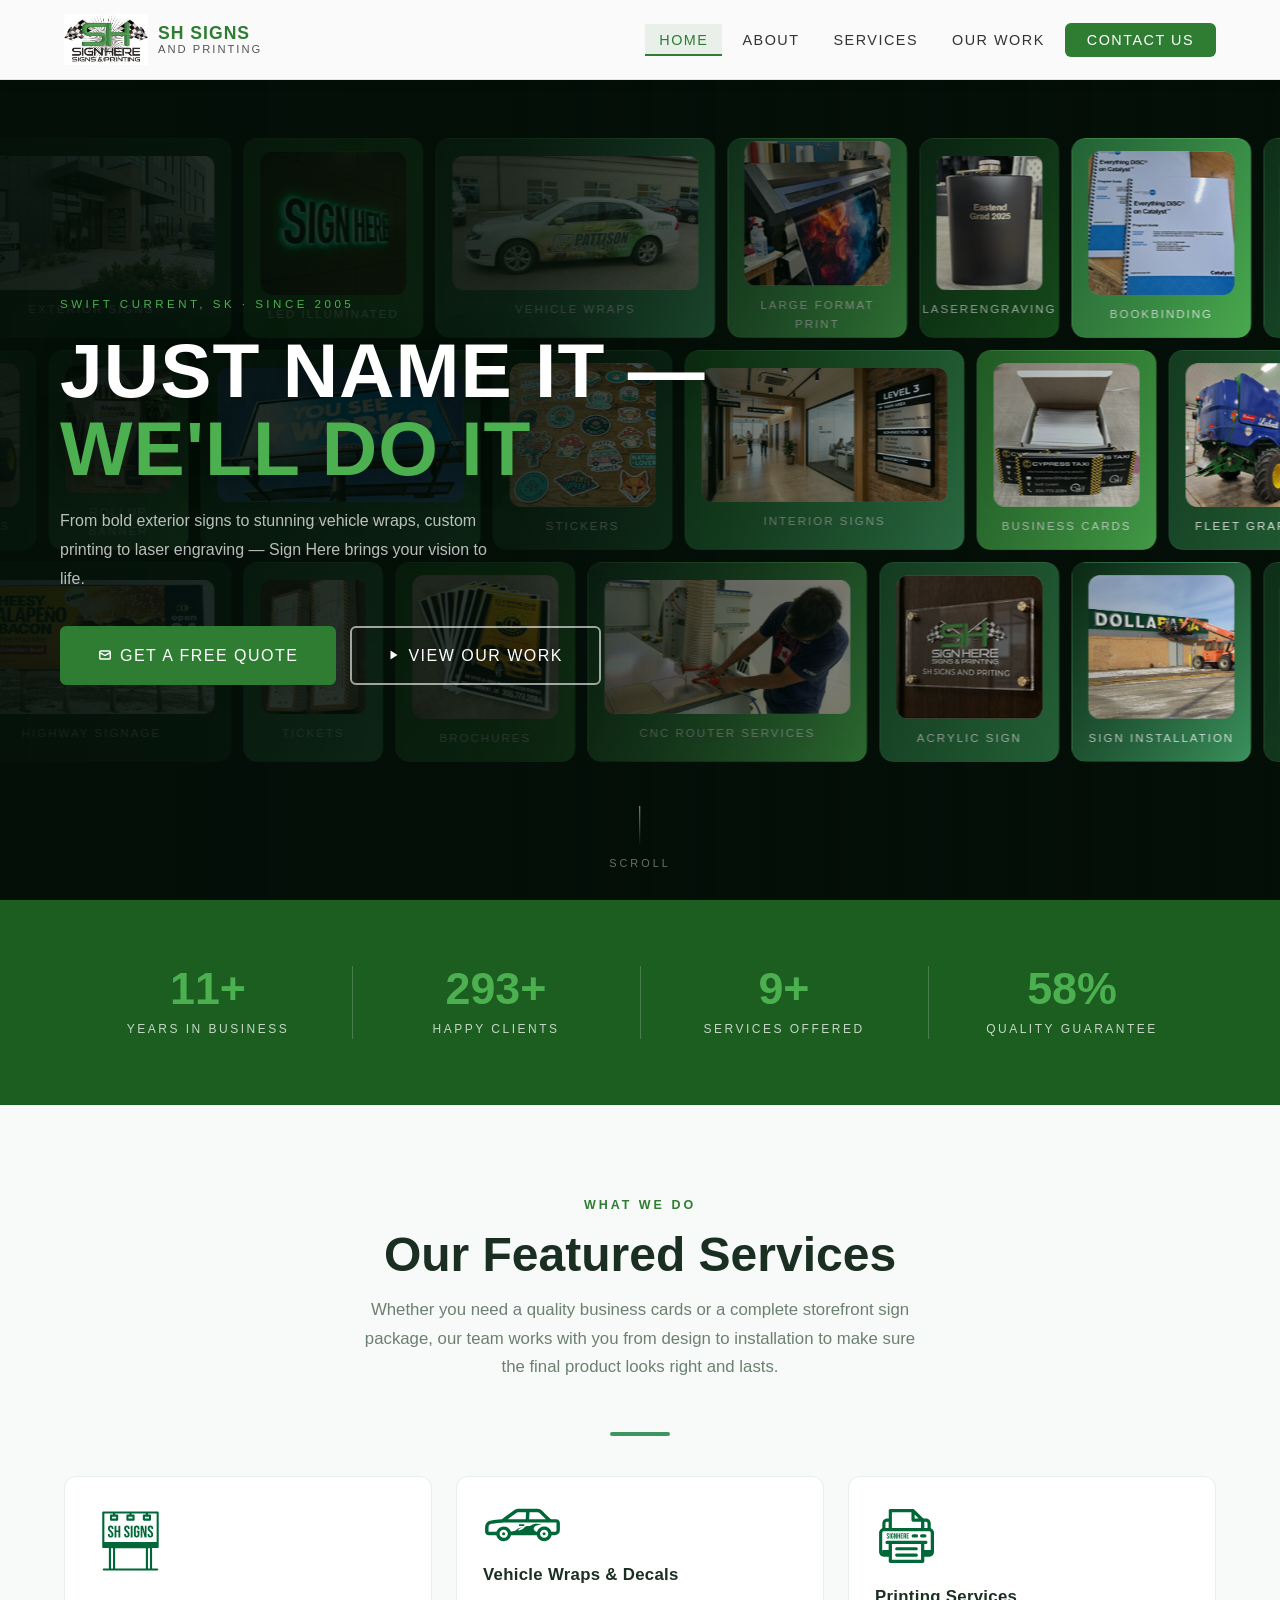
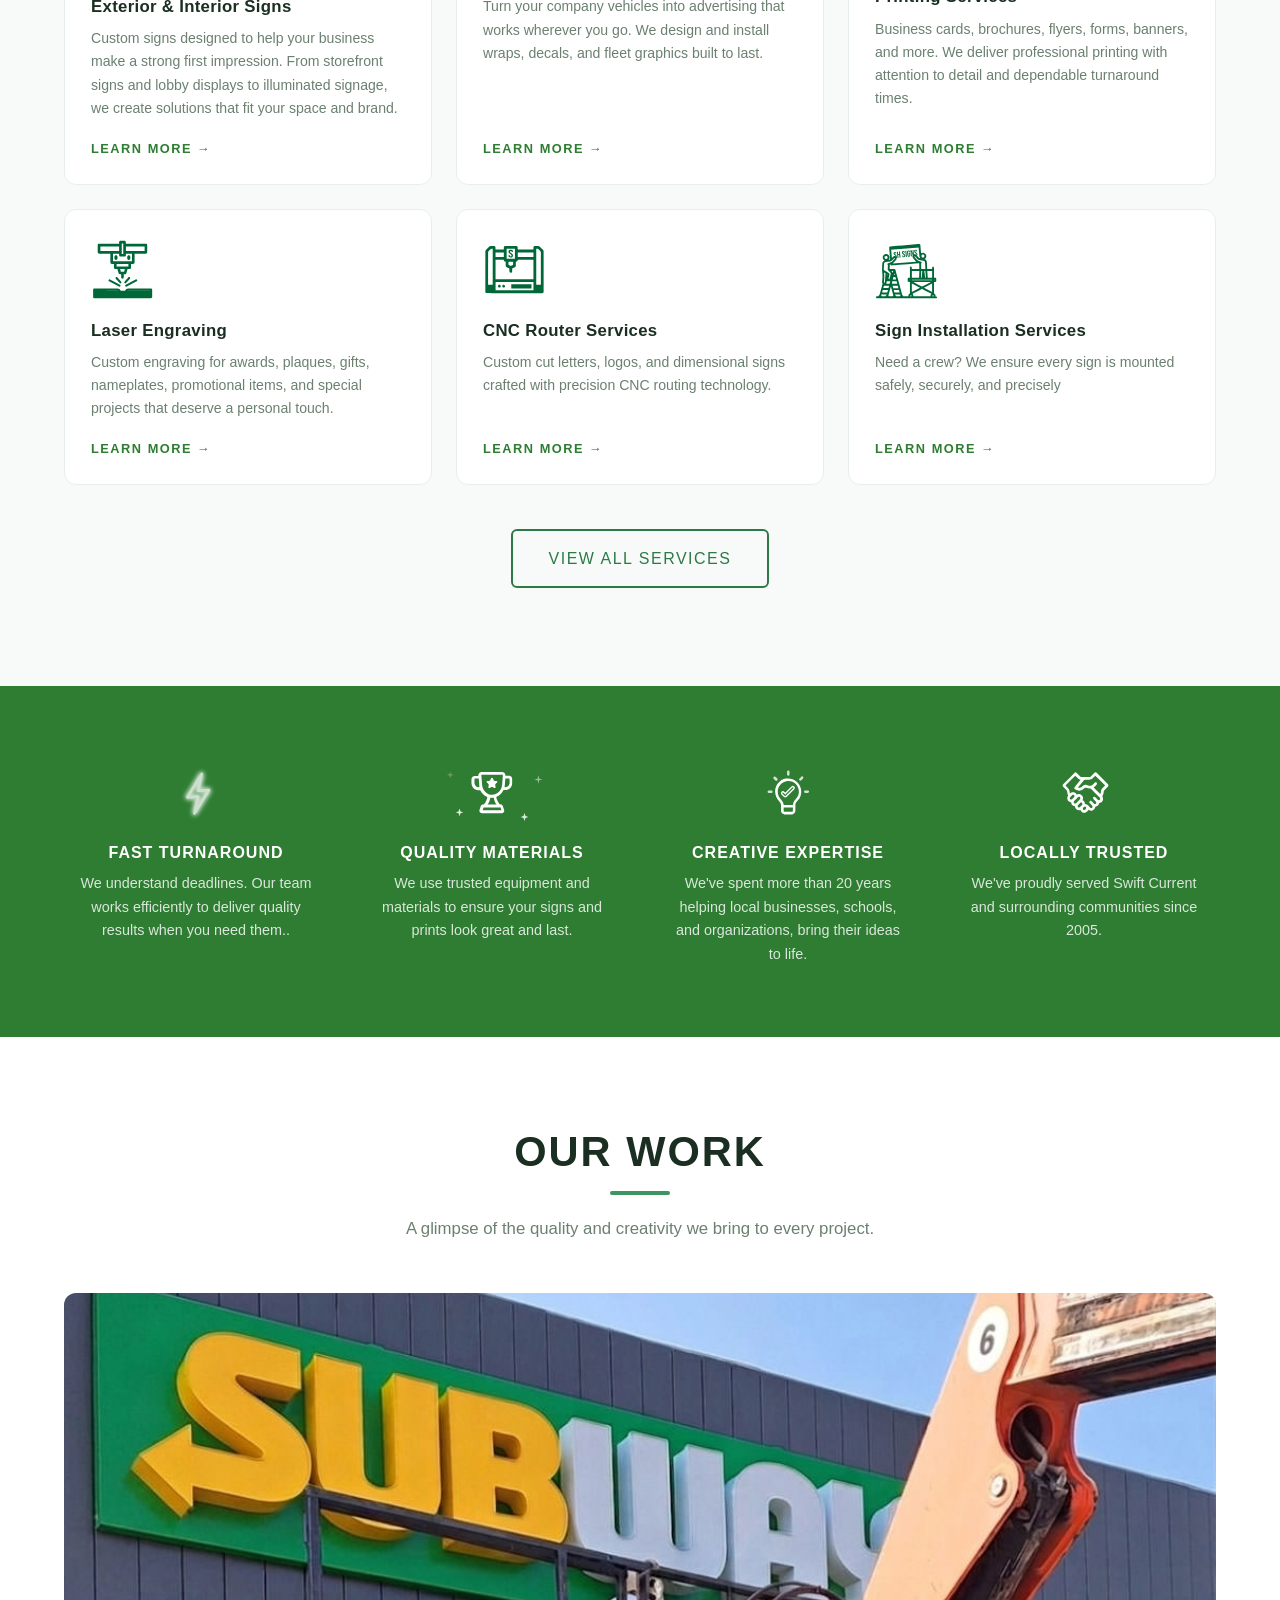
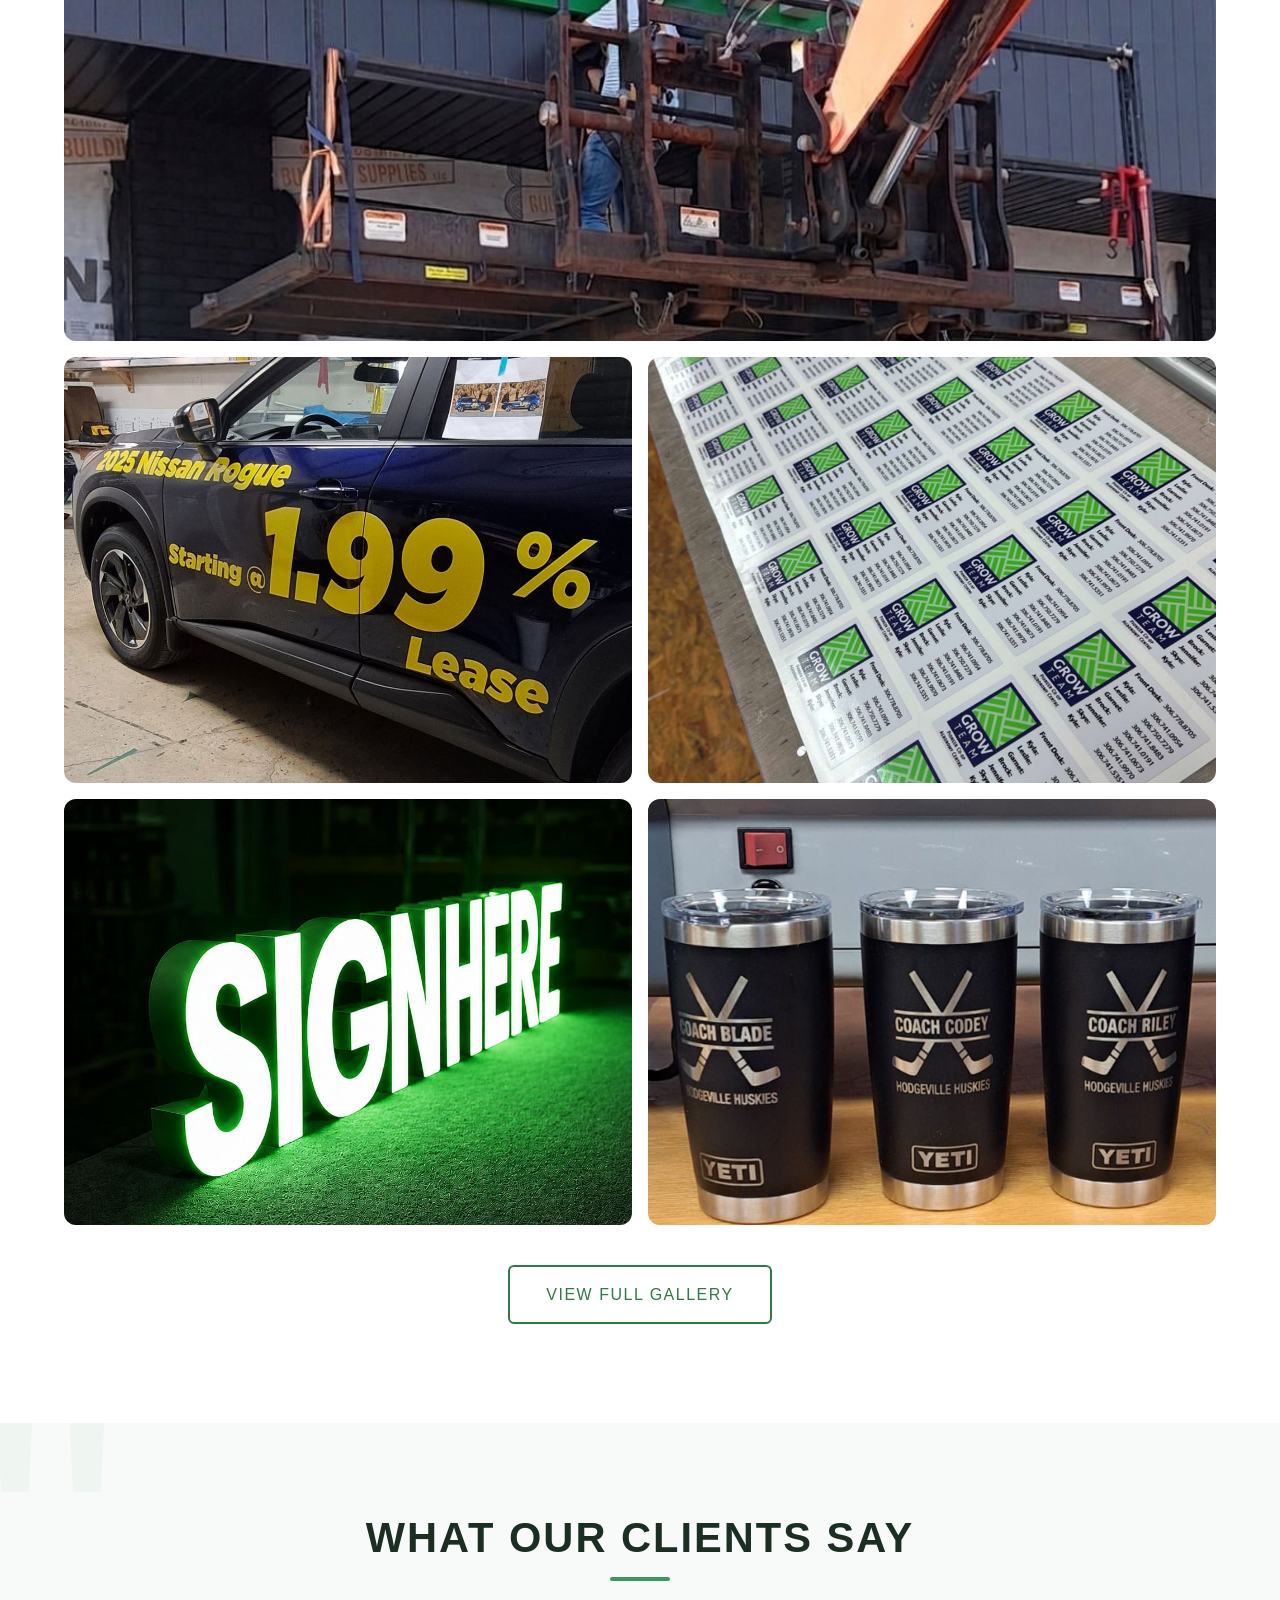
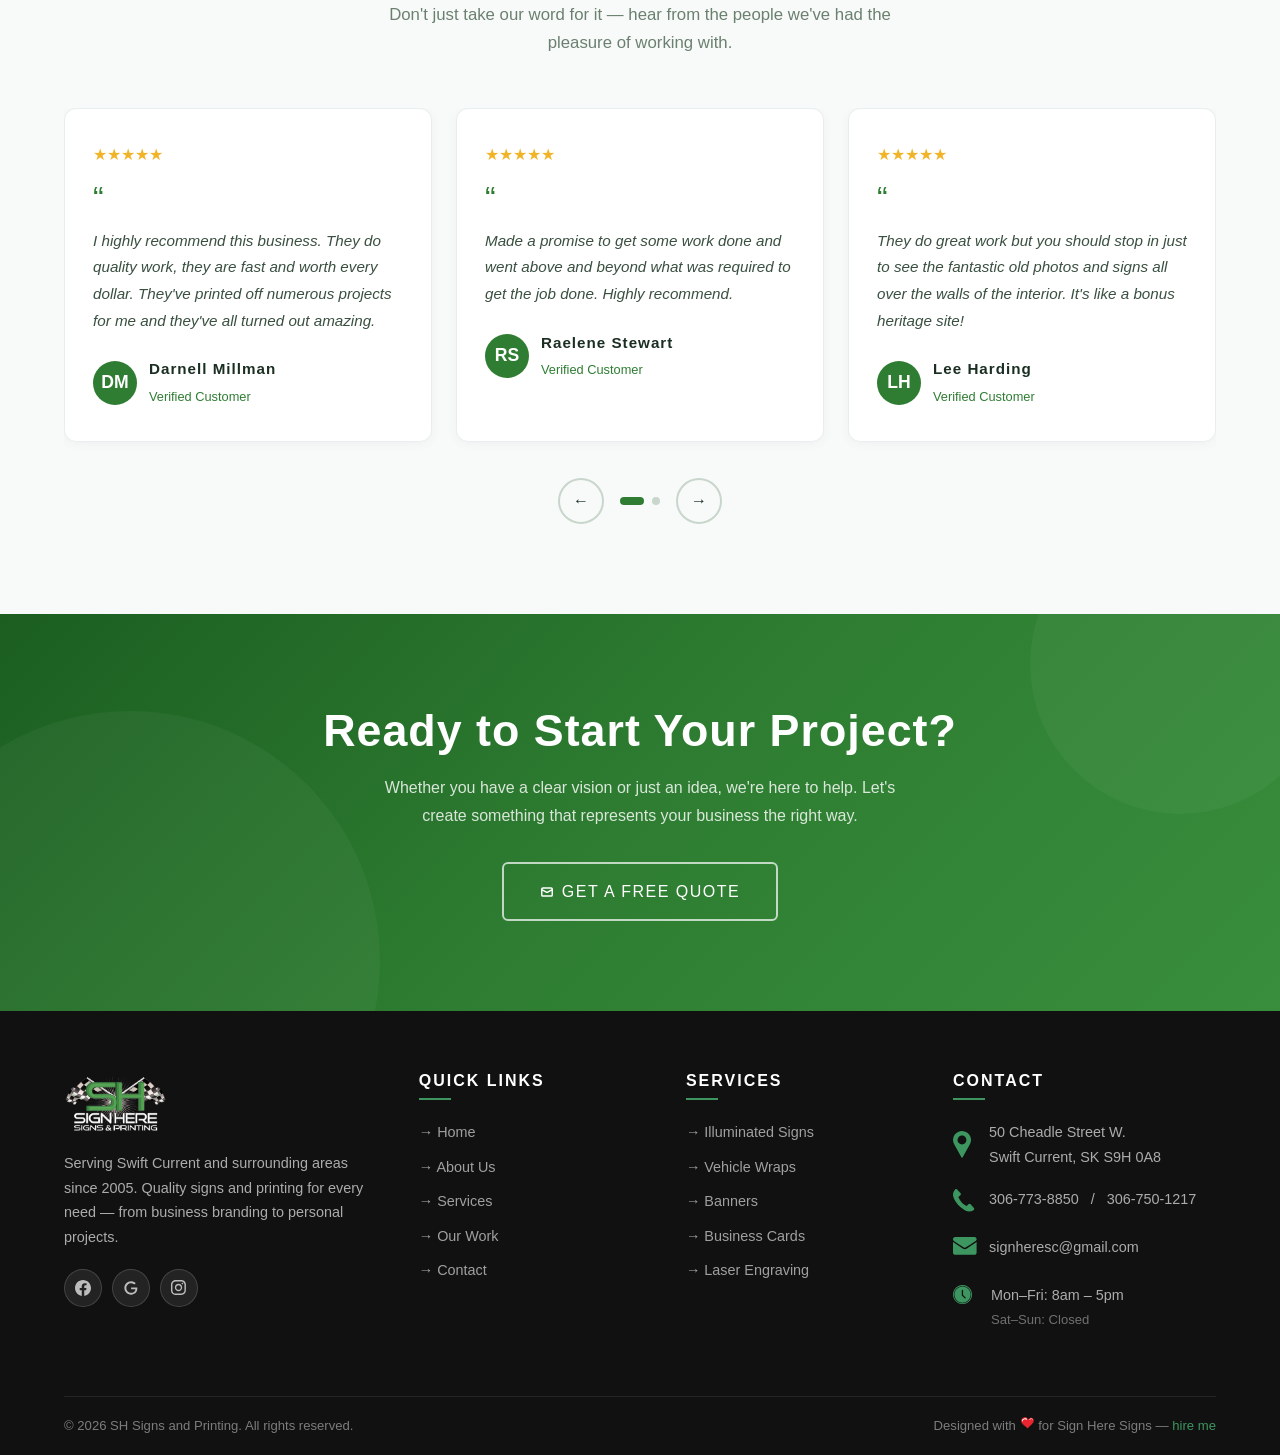
<file: index.html>
<!DOCTYPE html>
<html lang="en">
<head>
  <meta charset="UTF-8">
  <meta name="viewport" content="width=device-width, initial-scale=1.0">
  <meta http-equiv="X-UA-Compatible" content="IE=edge">
  <!-- Security headers via meta -->
  <meta http-equiv="Content-Security-Policy" content="default-src 'self' https: data: 'unsafe-inline' 'unsafe-eval'; img-src 'self' data: https:; font-src 'self' https://fonts.gstatic.com;">
  <meta http-equiv="X-Content-Type-Options" content="nosniff">
  <meta http-equiv="Referrer-Policy" content="strict-origin-when-cross-origin">
  <!-- SEO -->
  <title>SH Signs and Printing | Swift Current, Saskatchewan, Canada</title>
  <link rel="icon" type="image/svg+xml" href="favicon.svg">
  <meta name="description" content="Sign Here Signs & Printing in Swift Current, Saskatchewan, Canada. Just name it and we'll make it happen! Call 306-773-8850.">
  <meta name="keywords" content="signs Swift Current, printing Swift Current, vehicle wraps, banners, business signs, LED signs, Saskatchewan signage">
  <meta name="robots" content="index, follow">
  <link rel="canonical" href="https://www.signheresigns.ca/">
  <!-- Open Graph -->
  <meta property="og:title" content="Sign Here Signs & Printing – Swift Current, SK">
  <meta property="og:description" content="Quality signs and printing services in Swift Current since 2005.">
  <meta property="og:type" content="website">
  <meta property="og:image" content="images/logo.jpg">
  <!-- Fonts -->
  <link rel="preconnect" href="https://fonts.googleapis.com">
  <link rel="preconnect" href="https://fonts.gstatic.com" crossorigin>
  <link href="https://fonts.googleapis.com/css2?family=Oswald:wght@200;300;400;500;600;700&family=Lato:wght@300;400;700&display=swap" rel="stylesheet">
  <!-- Styles -->
  <link rel="stylesheet" href="css/main.css">
  <link rel="stylesheet" href="css/home.css">
</head>
<body>

<!-- ===== NAVIGATION ===== -->
<nav id="navbar" role="navigation" aria-label="Main Navigation">
  <div class="container nav-inner">
    <a href="index.html" class="nav-logo" aria-label="Sign Here Signs Home">
      <img src="images/logo.jpg" alt="Sign Here Signs & Printing Logo" width="64" height="64">
      <div class="nav-logo-text">SH SIGNS<span>AND PRINTING</span>
      </div>
    </a>
    <ul class="nav-menu" role="list">
      <li><a href="index.html" class="active">Home</a></li>
      <li><a href="pages/about.html">About</a></li>
      <li><a href="pages/services.html">Services</a></li>
      <li><a href="pages/work.html">Our Work</a></li>
      <li><a href="pages/contact.html" class="nav-cta">Contact Us</a></li>
    </ul>
    <button class="nav-hamburger" aria-label="Toggle menu" aria-expanded="false" id="hamburger">
      <span></span><span></span><span></span>
    </button>
  </div>
</nav>

<!-- ===== HERO (Scroll-Velocity Marquee) ===== -->
<section class="hero-marquee hero-marquee--static" aria-label="Hero section">

  <!-- Sticky headline panel -->
  <div class="hm-panel">
    <div class="hm-headline">
      <p class="hm-eyebrow">Swift Current, SK · Since 2005</p>
      <h1 class="hm-title">
        Just Name It —<br>
        <span>We'll Do It</span>
      </h1>
      <p class="hm-sub">From bold exterior signs to stunning vehicle wraps, custom printing to laser engraving — Sign Here brings your vision to life.</p>
      <div class="hm-actions">
        <a href="pages/contact.html" class="btn btn-primary hm-btn-primary">
          <svg width="14" height="14" viewBox="0 0 24 24" fill="none" stroke="currentColor" stroke-width="2.5" aria-hidden="true"><path d="M3 8l7.89 4.26a2 2 0 002.22 0L21 8M5 19h14a2 2 0 002-2V7a2 2 0 00-2-2H5a2 2 0 00-2 2v10a2 2 0 002 2z"/></svg>
          GET A FREE QUOTE
        </a>
        <a href="pages/work.html" class="btn btn-outline hm-btn-outline">
          <svg width="12" height="12" viewBox="0 0 24 24" fill="currentColor" aria-hidden="true"><polygon points="5,3 19,12 5,21"/></svg>
          VIEW OUR WORK
        </a>
      </div>
    </div>

    <!-- Marquee rows (velocity-linked) -->
    <div class="hm-rows" aria-hidden="true">

      <div class="hm-row" data-direction="1">
        <div class="hm-track">
          <div class="hm-card hm-card--wide">
            <div class="hm-card-inner" style="background:linear-gradient(135deg,#0f3019,#225c34);">
              <img src="images/png/exterior_signs.png" alt="Exterior Signs" width="100%" height="100%">
              <span class="hm-card-label">Exterior Signs</span>
            </div>
          </div>
          <div class="hm-card">
            <div class="hm-card-inner" style="background:linear-gradient(135deg,#1b5e20,#2e7d32);">
              <img src="images/png/LED_illuminated.png" alt="LED Illuminated" width="100%" height="100%">
              <span class="hm-card-label">LED Illuminated</span>
            </div>
          </div>
          <div class="hm-card hm-card--wide">
            <div class="hm-card-inner" style="background:linear-gradient(135deg,#174224,#3d9660);">
              <img src="images/png/vehicle_wrap.png" alt="Vehicle Wraps" width="100%" height="100%">
              <span class="hm-card-label">Vehicle Wraps</span>
            </div>
          </div>
          <div class="hm-card">
            <div class="hm-card-inner" style="background:linear-gradient(135deg,#225c34,#4caf50);">
              <img src="images/png/large_format_print.png" alt="Large Format Print" width="100%" height="100%">
              <span class="hm-card-label">Large Format Print</span>
            </div>
          </div>
          <div class="hm-card hm-card--tall">
            <div class="hm-card-inner" style="background:linear-gradient(135deg,#0f3019,#1b5e20);">
              <img src="images/png/laser_engraving.png" alt="Laser Engraving" width="100%" height="100%">
              <span class="hm-card-label">LaserEngraving</span>
            </div>
          </div>
          <div class="hm-card">
            <div class="hm-card-inner" style="background:linear-gradient(135deg,#2d7a45,#4caf50);">
              <img src="images/png/bookbinding.png" alt="Book Binding" width="100%" height="100%">
              <span class="hm-card-label">Bookbinding</span>
            </div>
          </div>
        </div>
      </div>

      <div class="hm-row" data-direction="-1">
        <div class="hm-track">
          <div class="hm-card hm-card--tall">
            <div class="hm-card-inner" style="background:linear-gradient(135deg,#225c34,#4caf50);">
              <img src="images/png/rollup_banner.png" alt="Rollup_banner" width="100%" height="100%">
              <span class="hm-card-label">Rollup Banner</span>
            </div>
          </div>
          <div class="hm-card hm-card--wide">
            <div class="hm-card-inner" style="background:linear-gradient(135deg,#174224,#2d7a45);">
              <img src="images/png/pole_sign.png" alt="Pole Sign" width="100%" height="100%">
              <span class="hm-card-label">Pole Sign</span>
            </div>
          </div>
          <div class="hm-card">
            <div class="hm-card-inner" style="background:linear-gradient(135deg,#0f3019,#225c34);">
              <img src="images/png/stickers.png" alt="Stikers" width="100%" height="100%">
              <span class="hm-card-label">Stickers</span>
            </div>
          </div>
          <div class="hm-card hm-card--wide">
            <div class="hm-card-inner" style="background:linear-gradient(135deg,#1b5e20,#3d9660);">
              <img src="images/png/interior_signs.png" alt="Interior Sign" width="100%" height="100%">
              <span class="hm-card-label">Interior Signs</span>
            </div>
          </div>
          <div class="hm-card">
            <div class="hm-card-inner" style="background:linear-gradient(135deg,#2e7d32,#4caf50);">
              <img src="images/png/business_cards.png" alt="Businees Cards" width="100%" height="100%">
              <span class="hm-card-label">Business Cards</span>
            </div>
          </div>
          <div class="hm-card">
            <div class="hm-card-inner" style="background:linear-gradient(135deg,#174224,#225c34);">
              <img src="images/png/fleet_graphics.png" alt="Fleet Graphics" width="100%" height="100%">
              <span class="hm-card-label">Fleet Graphics</span>
            </div>

          </div>
        </div>
      </div>


      <div class="hm-row" data-direction="1">
        <div class="hm-track">
          <div class="hm-card hm-card--wide">
            <div class="hm-card-inner" style="background:linear-gradient(135deg,#0f3019,#174224);">
              <img src="images/png/highway_signage.png" alt="Highway Signage" width="100%" height="100%">
              <span class="hm-card-label">Highway Signage</span>
            </div>
          </div>
          <div class="hm-card hm-card--tall">
            <div class="hm-card-inner" style="background:linear-gradient(135deg,#225c34,#3d9660);">
              <img src="images/png/tickets.png" alt="Tickets" width="100%" height="100%">
              <span class="hm-card-label">Tickets</span>
            </div>
          </div>
          <div class="hm-card">
            <div class="hm-card-inner" style="background:linear-gradient(135deg,#1b5e20,#2e7d32);">
              <img src="images/png/brochures.png" alt="Brochures" width="100%" height="100%">
              <span class="hm-card-label">Brochures</span>
            </div>
          </div>
          <div class="hm-card hm-card--wide">
            <div class="hm-card-inner" style="background:linear-gradient(135deg,#174224,#4caf50);">
              <img src="images/png/cnc_router_services.png" alt="CNC Router Services" width="100%" height="100%">
              <span class="hm-card-label">CNC Router Services</span>
            </div>
          </div>
          <div class="hm-card">
            <div class="hm-card-inner" style="background:linear-gradient(135deg,#225c34,#2d7a45);">
              <img src="images/png/acrylic_sign.png" alt="Acrylic Signage" width="100%" height="100%">
              <span class="hm-card-label">Acrylic Sign</span>
            </div>
          </div>
          <div class="hm-card">
            <div class="hm-card-inner" style="background:linear-gradient(135deg,#0f3019,#3d9660);">
              <img src="images/png/sign_installation.png" alt="Sign Installation" width="100%" height="100%">
              <span class="hm-card-label">Sign Installation</span>
            </div>
          </div>
        </div>
      </div>



    <!-- Scroll cue -->
    <div class="hm-scroll-cue" aria-hidden="true">
      <span class="hm-scroll-line"></span>
      <span class="hm-scroll-text">Scroll</span>
    </div>
  </div><!-- /.hm-panel -->

</section><!-- /.hero-marquee -->

<!-- ===== STATS ===== -->
<section class="stats-section" aria-label="Company statistics">
  <div class="container">
    <div class="stats-grid">
      <div class="stat-item reveal">
        <div class="stat-number" data-target="20" data-suffix="+">20+</div>
        <div class="stat-label">Years in Business</div>
      </div>
      <div class="stat-item reveal">
        <div class="stat-number" data-target="500" data-suffix="+">500+</div>
        <div class="stat-label">Happy Clients</div>
      </div>
      <div class="stat-item reveal">
        <div class="stat-number" data-target="16" data-suffix="+">16+</div>
        <div class="stat-label">Services Offered</div>
      </div>
      <div class="stat-item reveal">
        <div class="stat-number" data-target="100" data-suffix="%">100%</div>
        <div class="stat-label">Quality Guarantee</div>
      </div>
    </div>
  </div>
</section>

<!-- ===== FEATURED SERVICES ===== -->
<section class="services-section" aria-labelledby="services-heading">
  <div class="container">
    <p class="services-eyebrow reveal">WHAT WE DO</p>
    <h2 class="section-title reveal" id="services-heading" style="font-size:clamp(1.8rem,4vw,3rem);font-weight:700;letter-spacing:0;text-transform:none;">Our Featured Services</h2>
    <p class="section-subtitle reveal">Whether you need a quality business cards or a complete storefront sign package, our team works with you from design to installation to make sure the final product looks right and lasts.</p>
    <span class="section-line reveal" aria-hidden="true" style="margin-top:0;"></span>

    <div class="services-grid services-grid-home" style="margin-top:40px;">
      <div class="service-card reveal">
        <div class="service-icon-wrap" aria-hidden="true"><img src="images/icons/signage.svg" alt="Sign Here Signs & Exterior and Interior Sign Services" width="25%" height="25%"></div>
        <h3>Exterior &amp; Interior Signs</h3>
        <p>Custom signs designed to help your business make a strong first impression. From storefront signs and lobby displays to illuminated signage, we create solutions that fit your space and brand.</p>
        <a href="pages/services.html" class="service-learn-more">LEARN MORE →</a>
      </div>
      <div class="service-card reveal">
        <div class="service-icon-wrap" aria-hidden="true"><img src="images/icons/vehicle_wrap.svg" alt="Sign Here Signs & Vehicle Wrap Services" width="25%" height="25%"></div>
        <h3>Vehicle Wraps &amp; Decals</h3>
        <p>Turn your company vehicles into advertising that works wherever you go. We design and install wraps, decals, and fleet graphics built to last.</p>
        <a href="pages/services.html" class="service-learn-more">LEARN MORE →</a>
      </div>
      <div class="service-card reveal">
        <div class="service-icon-wrap" aria-hidden="true"><img src="images/icons/printer.svg" alt="Sign Here Signs & Printing Services" width="20%" height="20%"></div>
        <h3>Printing Services</h3>
        <p>Business cards, brochures, flyers, forms, banners, and more. We deliver professional printing with attention to detail and dependable turnaround times.</p>
        <a href="pages/services.html" class="service-learn-more">LEARN MORE →</a>
      </div>
      <div class="service-card reveal">
        <div class="service-icon-wrap" aria-hidden="true"><img src="images/icons/laser_engraver.svg" alt="Sign Here Signs & Laser Engraving Services" width="20%" height="20%"></div>
        <h3>Laser Engraving</h3>
        <p>Custom engraving for awards, plaques, gifts, nameplates, promotional items, and special projects that deserve a personal touch.</p>
        <a href="pages/services.html" class="service-learn-more">LEARN MORE →</a>
      </div>
      <div class="service-card reveal">
        <div class="service-icon-wrap" aria-hidden="true"><img src="images/icons/cnc.svg" alt="Sign Here Signs & CNC Services" width="20%" height="20%"></div>
        <h3>CNC Router Services</h3>
        <p>Custom cut letters, logos, and dimensional signs crafted with precision CNC routing technology.</p>
        <a href="pages/services.html" class="service-learn-more">LEARN MORE →</a>
      </div>
      <div class="service-card reveal">
        <div class="service-icon-wrap" aria-hidden="true"><img src="images/icons/sign_installation.svg" alt="Sign Here Signs & Sign Installation Services" width="20%" height="20%"></div>
        <h3>Sign Installation Services</h3>
        <p>Need a crew? We ensure every sign is mounted safely, securely, and precisely</p>
        <a href="pages/services.html" class="service-learn-more">LEARN MORE →</a>
      </div>
    </div>

    <div style="text-align:center; margin-top: 44px;" class="reveal">
      <a href="pages/services.html" class="btn btn-green-outline">View All Services</a>
    </div>
  </div>
</section>

<section class="highlights-banner" aria-label="Why choose us highlights">
  <div class="container">
    <div class="highlights-grid">
      <div class="highlight-item reveal">
        <div class="highlight-icon" aria-hidden="true"><img src="images/icons/lightning_fast.svg" alt="Fast Turnaround"></div>
        <h4>Fast Turnaround</h4>
        <p>We understand deadlines. Our team works efficiently to deliver quality results when you need them..</p>
      </div>
      <div class="highlight-item reveal">
        <div class="highlight-icon" aria-hidden="true"><img src="images/icons/trophy.svg" alt="Top-Line Quality"></div>
        <h4>Quality Materials</h4>
        <p>We use trusted equipment and materials to ensure your signs and prints look great and last.</p>
      </div>
      <div class="highlight-item reveal">
        <div class="highlight-icon" aria-hidden="true"><img src="images/icons/light_bulb.svg" alt="Creative Expertise"></div>
        <h4>Creative Expertise</h4>
        <p>We've spent more than 20 years helping local businesses, schools, and organizations, bring their ideas to life.</p>
      </div>
      <div class="highlight-item reveal">
        <div class="highlight-icon" aria-hidden="true"><img src="images/icons/handshake.svg" alt="Creative Expertise"></div>
        <h4>Locally Trusted</h4>
        <p>We've proudly served Swift Current and surrounding communities since 2005.</p>
      </div>
    </div>
  </div>
</section>

<!-- ===== PORTFOLIO PREVIEW ===== -->
<section class="portfolio-section" aria-labelledby="portfolio-heading">
  <div class="container">
    <h2 class="section-title reveal" id="portfolio-heading">Our Work</h2>
    <span class="section-line reveal" aria-hidden="true"></span>
    <p class="section-subtitle reveal">A glimpse of the quality and creativity we bring to every project.</p>

    <div class="portfolio-grid">
      <div class="portfolio-item reveal">
        <div class="portfolio-placeholder" aria-label="Exterior Building Sign">
          <img src="images/exterior_sign.jpg" alt="Exterior Signs">
        </div>
        <div class="portfolio-overlay" aria-hidden="true">
          <div class="portfolio-label">Exterior Building Signs</div>
        </div>
      </div>
      <div class="portfolio-item reveal">
        <div class="portfolio-placeholder" aria-label="Vehicle Wrap">
          <img src="images/vehicle_wrap.jpg" alt="Vehicle Wraps">
        </div>
        <div class="portfolio-overlay" aria-hidden="true">
          <div class="portfolio-label">Vehicle Wraps</div>
        </div>
      </div>
      <div class="portfolio-item reveal">
        <div class="portfolio-placeholder" aria-label="Stickers">
          <img src="images/stickers_pioneer.jpg" alt="Stickers">
        </div>
        <div class="portfolio-overlay" aria-hidden="true">
          <div class="portfolio-label">Stickers</div>
        </div>
      </div>
      <div class="portfolio-item reveal">
        <div class="portfolio-placeholder" aria-label="LED Signs">
          <img src="images/LED_signs.jpg" alt="LED Signs">
        </div>
        <div class="portfolio-overlay" aria-hidden="true">
          <div class="portfolio-label">LED Illuminated Signs</div>
        </div>
      </div>
      <div class="portfolio-item reveal">
        <div class="portfolio-placeholder" aria-label="Laser Engraving">
          <img src="images/laser_engraving.jpg" alt="Laser Engraving">
        </div>
        <div class="portfolio-overlay" aria-hidden="true">
          <div class="portfolio-label">Laser Engraving</div>
        </div>
      </div>
    </div>

    <div style="text-align:center; margin-top: 40px;" class="reveal">
      <a href="pages/work.html" class="btn btn-green-outline">View Full Gallery</a>
    </div>
  </div>
</section>

<!-- ===== TESTIMONIALS ===== -->
<section class="testimonials-section" aria-labelledby="testimonials-heading">
  <div class="container">
    <h2 class="section-title reveal" id="testimonials-heading">What Our Clients Say</h2>
    <span class="section-line reveal" aria-hidden="true"></span>
    <p class="section-subtitle reveal">Don't just take our word for it — hear from the people we've had the pleasure of working with.</p>

    <div class="testimonials-wrapper reveal">
      <div class="testimonials-track" aria-live="polite" aria-label="Customer testimonials">
        <!-- Rendered by JS -->
      </div>
      <div class="testimonials-nav" aria-label="Testimonial navigation">
        <button class="testimonials-prev" aria-label="Previous testimonials">&#8592;</button>
        <div class="testimonials-dots" role="tablist" aria-label="Testimonial pages"></div>
        <button class="testimonials-next" aria-label="Next testimonials">&#8594;</button>
      </div>
    </div>
  </div>
</section>

<!-- ===== CTA BANNER ===== -->
<section class="cta-banner" aria-labelledby="cta-heading">
  <div style="padding:0;max-width:100%;">
    <div class="cta-inner reveal">
      <h2 id="cta-heading">Ready to Start Your Project?</h2>
      <p>Whether you have a clear vision or just an idea, we're here to help. Let's create something that represents your business the right way.</p>
      <a href="pages/contact.html" class="btn" style="display:inline-flex;align-items:center;gap:8px;background:transparent;border:2px solid rgba(255,255,255,0.7);color:white;letter-spacing:1.5px;">
        <svg width="14" height="14" viewBox="0 0 24 24" fill="none" stroke="currentColor" stroke-width="2.5" aria-hidden="true"><path d="M3 8l7.89 4.26a2 2 0 002.22 0L21 8M5 19h14a2 2 0 002-2V7a2 2 0 00-2-2H5a2 2 0 00-2 2v10a2 2 0 002 2z"/></svg>
        GET A FREE QUOTE
      </a>
    </div>
  </div>
</section>

<!-- ===== FOOTER ===== -->
<footer role="contentinfo">
  <div class="container">
    <div class="footer-grid">
      <div class="footer-brand">
        <img src="images/png/logo_white.png" alt="Sign Here Signs & Printing Logo" width="64" height="64">
        <p>Serving Swift Current and surrounding areas since 2005. Quality signs and printing for every need — from business branding to personal projects.</p>
        <div class="footer-socials">
          <a href="https://www.facebook.com/sign.signs" target="_blank" rel="noopener noreferrer" aria-label="Facebook">
            <svg width="16" height="16" viewBox="0 0 24 24" fill="currentColor" aria-hidden="true"><path d="M24 12.073c0-6.627-5.373-12-12-12s-12 5.373-12 12c0 5.99 4.388 10.954 10.125 11.854v-8.385H7.078v-3.47h3.047V9.43c0-3.007 1.792-4.669 4.533-4.669 1.312 0 2.686.235 2.686.235v2.953H15.83c-1.491 0-1.956.925-1.956 1.874v2.25h3.328l-.532 3.47h-2.796v8.385C19.612 23.027 24 18.062 24 12.073z"/></svg>
          </a>
          <a href="https://www.google.com/search?sca_esv=516c7d9f503f7416&rlz=1C1PNBB_enPH1158PH1158&sxsrf=ANbL-n7bKEoaVQSa3A9bMGZte54_b7y3lg:1780491302475&si=AL3DRZHrmvnFAVQPOO2Bzhf8AX9KZZ6raUI_dT7DG_z0kV2_x_lG4kUCnuw3X_PSFz5sjS7cGm407oRcO-1PHJi2bkcAo6SmpMbk2y2PmM0gn7NehJ7FiroXHPZEqHxNwiuZ-EO7xLgZnw7rovccYuZUv94QKRDe_w%3D%3D&q=Sign+Here+Signs+%26+Printing+Reviews&sa=X&ved=2ahUKEwjM--_8juuUAxWvgVYBHeNnNYwQ0bkNegQIJBAI&biw=1920&bih=911&dpr=1#" target="_blank" rel="noopener noreferrer" aria-label="Google">
            <svg width="16" height="16" viewBox="0 0 24 24" fill="currentColor" aria-hidden="true"><path d="M21.35 11.1H12.18V13.83H18.69C18.36 17.64 15.19 19.27 12.19 19.27C8.36 19.27 5 16.25 5 12C5 7.9 8.2 4.73 12.2 4.73C15.29 4.73 17.1 6.7 17.1 6.7L19 4.72C19 4.72 16.56 2 12.1 2C6.42 2 2.03 6.8 2.03 12C2.03 17.05 6.16 22 12.25 22C17.6 22 21.5 18.33 21.5 12.91C21.5 11.76 21.35 11.1 21.35 11.1Z"/></svg>
          </a>
          <a href="#" target="_blank" rel="noopener noreferrer" aria-label="Instagram">
            <svg width="16" height="16" viewBox="0 0 24 24" fill="currentColor" aria-hidden="true"><path d="M22.4,6.7c0-0.3,0-0.6-0.1-0.8C21.8,2.4,19,0,15.5,0H6.8c-1,0-2,0.2-2.9,0.6C1.4,1.9,0.1,3.9,0,6.8c0,2.9,0,5.8,0,8.7
            c0,0.5,0,0.9,0.1,1.4c0.5,2.9,3.1,5.4,6,5.5c1.7,0.1,3.4,0,5,0v0c1.5,0,2.9,0,4.4,0c0.5,0,0.9,0,1.4-0.1c3.2-0.7,5.4-3.3,5.4-6.5
            C22.4,12.7,22.4,9.7,22.4,6.7z M20.3,15.5c0,2.8-2,4.8-4.8,4.8c-2.9,0-5.8,0-8.7,0c-2.7,0-4.7-2-4.7-4.7c0-2.9,0-5.8,0-8.8
            c0-2.7,2-4.7,4.7-4.7c1.5,0,2.9,0,4.4,0h4.3c2.7,0,4.7,2,4.7,4.7V15.5z"/><path d="M11.3,5.7c-3,0-5.5,2.5-5.5,5.5c0,3.1,2.4,5.5,5.5,5.5c3,0,5.5-2.4,5.5-5.5C16.8,8.2,14.3,5.7,11.3,5.7z M11.3,14.7
            c-1.9,0-3.5-1.6-3.5-3.5c0-1.9,1.6-3.5,3.5-3.5c1.9,0,3.5,1.6,3.5,3.5C14.8,13.1,13.2,14.7,11.3,14.7z"/><path d="M17.1,4c-0.7,0-1.3,0.6-1.3,1.3c0,0.7,0.6,1.3,1.3,1.3c0.7,0,1.3-0.6,1.3-1.3C18.4,4.6,17.8,4,17.1,4z"/></svg>
          </a>
        </div>
      </div>

      <div class="footer-col">
        <h4>Quick Links</h4>
        <ul>
          <li><a href="index.html">&#8594; Home</a></li>
          <li><a href="pages/about.html">&#8594; About Us</a></li>
          <li><a href="pages/services.html">&#8594; Services</a></li>
          <li><a href="pages/work.html">&#8594; Our Work</a></li>
          <li><a href="pages/contact.html">&#8594; Contact</a></li>
        </ul>
      </div>

      <div class="footer-col">
        <h4>Services</h4>
        <ul>
          <li><a href="pages/services.html">&#8594; Illuminated Signs</a></li>
          <li><a href="pages/services.html">&#8594; Vehicle Wraps</a></li>
          <li><a href="pages/services.html">&#8594; Banners</a></li>
          <li><a href="pages/services.html">&#8594; Business Cards</a></li>
          <li><a href="pages/services.html">&#8594; Laser Engraving</a></li>
        </ul>
      </div>

      <div class="footer-col">
        <h4>Contact</h4>
        <div class="footer-contact-item">
          <span class="icon" aria-hidden="true"><svg width="24" height="42" viewBox="0 0 24 24" fill="currentColor" aria-hidden="true"><path d="M8.8,26.8c-0.1-0.2-0.3-0.3-0.4-0.5c-2.4-4.3-4.8-8.7-7.2-13c-0.9-1.6-1.3-3.4-1.1-5.3c0.4-3.2,2-5.7,5-7.1
  c3-1.5,6-1.3,8.9,0.6c2.2,1.5,3.5,3.6,3.9,6.2c0.3,2-0.1,3.8-1,5.5c-2.4,4.3-4.8,8.7-7.2,13c-0.1,0.2-0.3,0.3-0.4,0.5
  C9,26.8,8.9,26.8,8.8,26.8z M9,4.5c-2.4,0-4.4,1.9-4.5,4.4c-0.1,2.4,1.9,4.5,4.4,4.5c2.5,0,4.5-1.9,4.5-4.4C13.4,6.6,11.4,4.5,9,4.5
  z"/></svg></span>
          <div><a href="https://www.google.com/maps?ll=50.28328,-107.801058&z=16&t=m&hl=en-GB&gl=US&mapclient=embed&q=50+Cheadle+St+W+Swift+Current,+SK+S9H+0A8">50 Cheadle Street W.<br>Swift Current, SK S9H 0A8</a></div>
        </div>
        <div class="footer-contact-item">
          <span class="icon" aria-hidden="true"><svg width="24" height="24" viewBox="0 0 24 24" fill="currentColor" aria-hidden="true"><path d="M13.4,17.1c0.7-0.7,1.4-1.3,2-1.9c0.8-0.7,1.5-0.7,2.2,0.1c1,1.1,2.1,2.3,3.1,3.4c0.8,0.9,0.7,1.8-0.3,2.5
  c-1.2,0.9-2.6,1.1-4.1,1.2c-1.9,0.1-3.6-0.6-5.2-1.6C6.7,18,3.2,14.4,1,9.7C0.7,9,0.4,8.3,0.3,7.6C-0.4,5,0.3,2.8,1.9,0.8
  C2,0.6,2.2,0.5,2.4,0.3C3-0.2,3.7-0.1,4.2,0.5c0.9,0.9,1.7,1.9,2.5,2.8C7,3.6,7.3,3.9,7.5,4.1c0.6,0.7,0.6,1.4-0.1,2.1
  C6.8,6.7,6.2,7.3,5.5,7.9C5.4,8,5.3,8.1,5.4,8.3c1.2,2.5,2.6,4.8,4.9,6.6C11.3,15.6,12.3,16.3,13.4,17.1z"/></svg></span>
          <div><a href="tel:3067738850">306-773-8850</a></div> / <div><a href="tel:3067501217">306-750-1217</a></div>
        </div>
        <div class="footer-contact-item">
          <span class="icon" aria-hidden="true"><svg width="24" height="24" viewBox="0 0 24 24" fill="currentColor" aria-hidden="true"> <path d="M23.6,5c0,3.6,0,7.2,0,10.9c0,0,0,0,0,0c-0.3,1.3-1.1,1.8-2.4,1.8c-6.3,0-12.6,0-18.9,0c-0.1,0-0.2,0-0.2,0
    c-1.2,0-2.2-1-2.2-2.2C0,12,0,8.6,0,5.2C0,5.1,0,5,0,5c0,0,0.1,0,0.1,0c3.2,2.1,6.4,4.3,9.6,6.4c1.4,1,2.8,1,4.3,0
    c2.9-1.9,5.7-3.8,8.6-5.7C22.9,5.5,23.3,5.2,23.6,5z"/>
  <path d="M23.6,2.5c-0.1,0.2-0.1,0.5-0.3,0.7c-0.2,0.3-0.4,0.6-0.7,0.7c-3.2,2.2-6.4,4.3-9.7,6.4c-0.8,0.5-1.6,0.5-2.4,0
    C7.4,8.2,4.2,6.1,0.9,3.9C0.2,3.4-0.2,2.5,0.1,1.6c0.3-0.9,1-1.5,2-1.6c0.1,0,0.1,0,0.2,0c6.3,0,12.7,0,19,0c1.1,0,1.9,0.6,2.2,1.5
    c0,0.1,0.1,0.3,0.1,0.4C23.6,2.1,23.6,2.3,23.6,2.5z"/></svg></span>
          <div><a href="mailto:signheresc@gmail.com">signheresc@gmail.com</a></div>
        </div>
        <div class="footer-contact-item">
          <span class="icon" aria-hidden="true"><svg width="26" height="26" viewBox="0 0 24 24" fill="currentColor" aria-hidden="true"><path d="M8.8,17.6C4,17.6,0,13.7,0,8.8C0,4,4,0,8.8,0c4.9,0,8.8,4,8.8,8.8C17.6,13.7,13.7,17.6,8.8,17.6z M8.8,0.9c-4.4,0-8,3.6-8,8
  c0,4.4,3.6,8,8,8c4.4,0,8-3.6,8-8C16.8,4.4,13.2,0.9,8.8,0.9z"/>
<path d="M8.8,1.3c-4.1,0-7.5,3.4-7.5,7.5c0,4.1,3.4,7.5,7.5,7.5c4.1,0,7.5-3.4,7.5-7.5S12.9,1.3,8.8,1.3z M11.6,12.3
  c-0.1,0.1-0.3,0.2-0.4,0.2s-0.3-0.1-0.4-0.2L8.1,9.6V5c0-0.3,0.3-0.6,0.6-0.6c0.3,0,0.6,0.3,0.6,0.6v4.2l2.3,2.3
  C11.9,11.7,11.9,12,11.6,12.3z"/></svg></span>
          <div>Mon–Fri: 8am – 5pm<br><span style="color:rgba(255,255,255,0.4);font-size:0.82rem">Sat–Sun: Closed</span></div>
        </div>
      </div>
    </div>

    <div class="footer-bottom">
      <p>&copy; 2026 SH Signs and Printing. All rights reserved.</p>
      <p class="footer-credit">Designed with <svg xmlns="http://www.w3.org/2000/svg" viewBox="0 0 14 14" with="15" height="15"><style>@keyframes heartbeat{0%,25%,55%,to{transform:scale(1)}15%{transform:scale(1.08)}40%{transform:scale(1.15)}}.st1{fill:#261f1d}.st2{fill:#fff}</style><g style="transform-origin:center;transform-box:fill-box;animation:heartbeat 1.8s ease-in-out infinite"><path d="M7 12.3q.15.15.3 0c.6-.5 2.7-2.5 3.4-3.1.8-.8 4-3.6 1.6-5.8-1.5-1.4-3.5-.7-4.8.6 0 0-1.1-2.9-3.7-2S.4 5 1.1 6.7c.8 1.7 2.8 3.4 5.9 5.6" style="fill:#eb2530"/><path d="M4.7 2c-.6 0-1.1.1-1.6.4-1 .6-1.9 1.7-2 2.9 0 .6.2 1.2.5 1.8.7 1.2 1.7 2.1 2.7 3 .8.7 1.5 1.3 2.3 1.9.1.1.2.1.2.2-.5-.3-.9-.6-1.4-.9-.6-.4-1.1-.8-1.6-1.2l-.5-.4c-.6-.6-1.3-1.3-1.8-2-.3-.6-.6-1.2-.7-1.8s0-1.3.3-1.8q.3-.75.9-1.2c.5-.4 1-.8 1.6-1 .3-.1.7-.2 1-.2s.7 0 1 .2c.1 0 .3.1.4.1.4.2.7.5.9.8l.2.4c0 .1.2.3.1.4-.1-.3-.3-.5-.5-.7-.2-.3-.5-.6-.9-.7C5.5 2 5.1 2 4.7 2M9.9 10c.6-.5 1.1-.9 1.6-1.5.9-.9 1.8-2 1.8-3.4 0-.6-.2-1.2-.6-1.6-.5-.6-1.2-1-2-1s-1.6.2-2.2.6c-.4.2-.7.5-.8.8.6-.6 1.3-1 2.1-1.1.6-.1 1.3 0 1.8.3 1.1.6 1.5 2 1 3.1-.2.4-.4.9-.7 1.2-.9 1.1-1.9 2-2.9 3-.5.4-.9.9-1.3 1.4-.1.1-.2.3-.3.4h.1c.5-.7 1.2-1.2 1.8-1.8z" class="st1"/><path d="M4.8 3c.6 0 1.1.1 1.5.5.3.3.4.7.1 1-.1.1-.2.2-.4 0-.3-.3-.7-.5-1.1-.5-.6 0-1.1.1-1.5.4-.5.3-.8.7-.9 1.3v.1c0 .1-.1.2-.2.2-.2 0-.2-.1-.3-.2 0-.2-.1-.3-.1-.5-.1-.5.1-.9.5-1.3.6-.6 1.2-.8 2-1zM10.3 3.2q.75 0 1.2.3c.2.2.4.4.4.7 0 .1-.1.2-.2.2s-.2 0-.3-.1c-.4-.5-.9-.5-1.4-.4-.4.1-.7.3-.9.7 0 .1-.1.1-.2.1s-.1-.1-.1-.2c-.1-.5.2-.9.8-1.1.2-.1.5-.2.7-.2" class="st2"/></g></svg> for Sign Here Signs &mdash; <a href="mailto:addesign.creatives@gmail.com">hire me</a></p>
    </div>
  </div>
</footer>

<script src="js/main.js"></script>
</body>
</html>
</file>
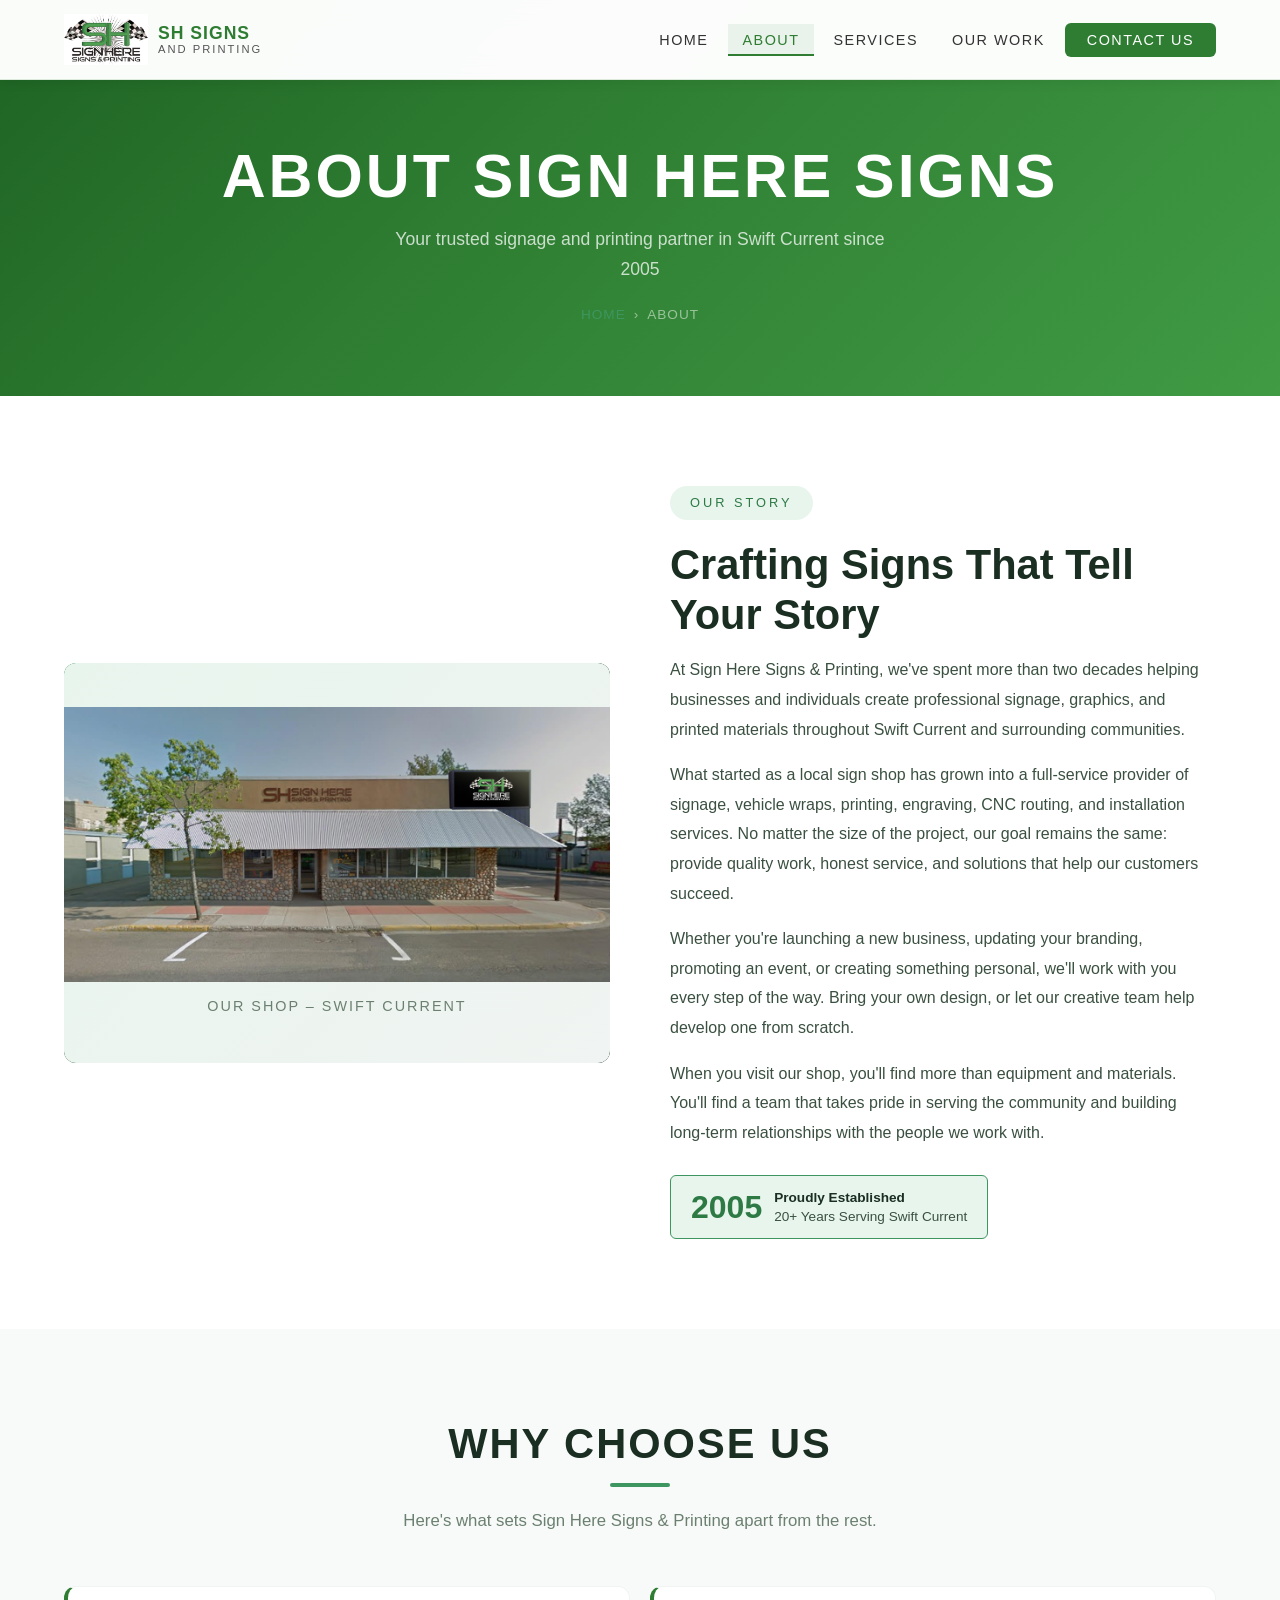
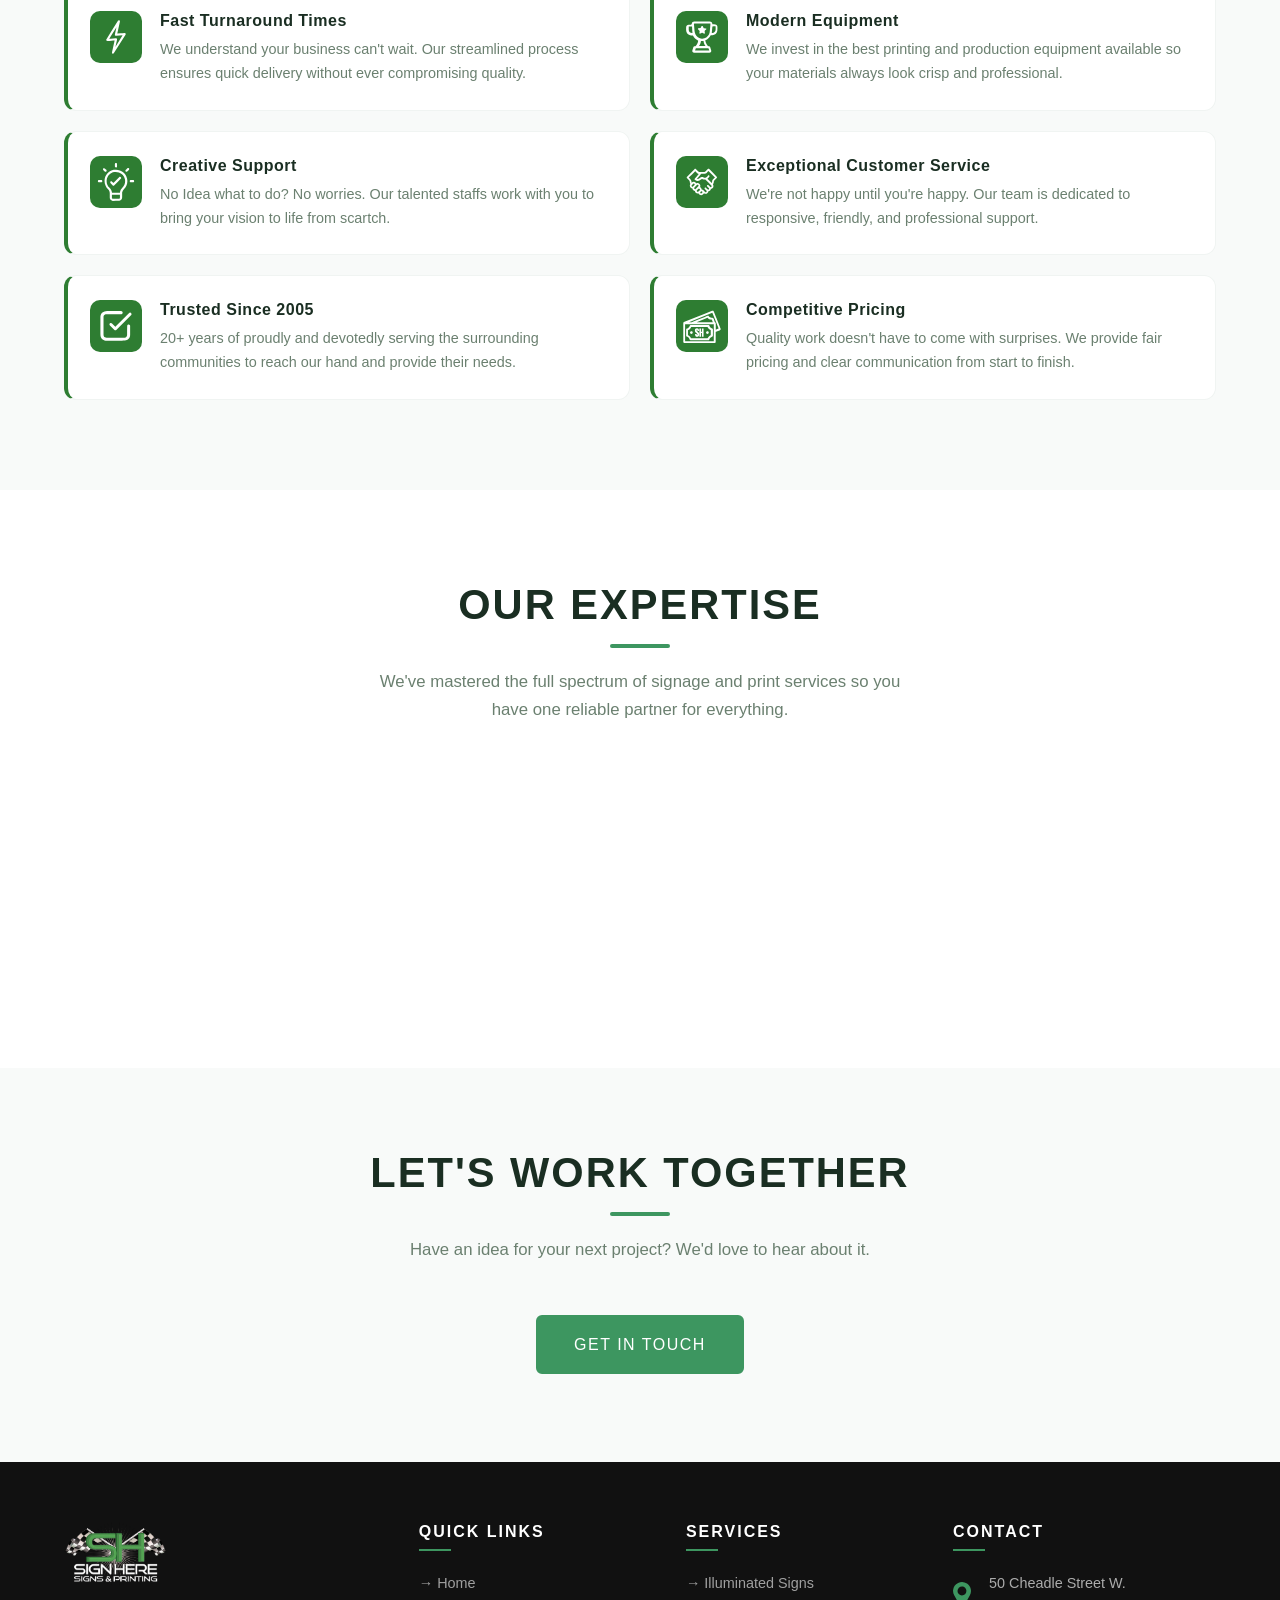
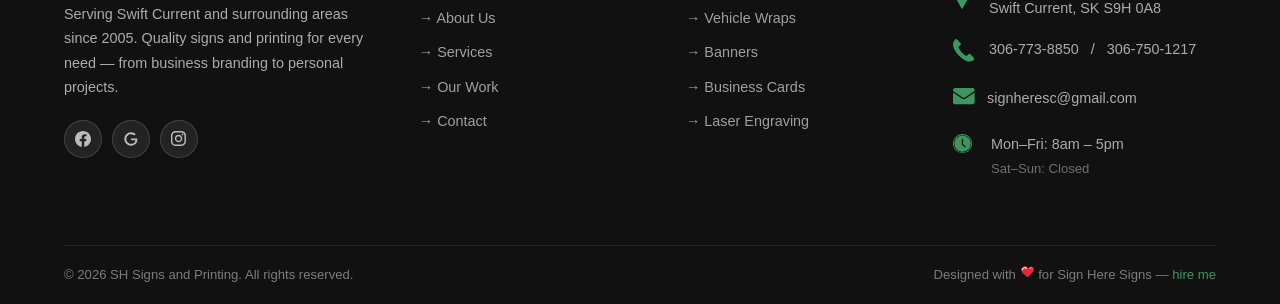
<file: pages/about.html>
<!DOCTYPE html>
<html lang="en">
<head>
  <meta charset="UTF-8">
  <meta name="viewport" content="width=device-width, initial-scale=1.0">
  <meta http-equiv="X-UA-Compatible" content="IE=edge">
  <meta http-equiv="Content-Security-Policy" content="default-src 'self' https: data: 'unsafe-inline' 'unsafe-eval'; img-src 'self' data: https:; font-src 'self' https://fonts.gstatic.com;">
  <meta http-equiv="X-Content-Type-Options" content="nosniff">
  <title>About Us | Sign Here Signs &amp; Printing – Swift Current, SK</title>
  <link rel="icon" type="image/svg+xml" href="../favicon.svg">
  <meta name="description" content="Learn about Sign Here Signs & Printing – serving Swift Current since 2005 with quality signage, printing, and design services.">
  <meta name="keywords" content="signs Swift Current, printing Swift Current, vehicle wraps, banners, business signs, LED signs, Saskatchewan signage">
  <meta name="robots" content="about, follow">
  <link rel="canonical" href="https://www.signheresigns.ca/">
  <link rel="preconnect" href="https://fonts.googleapis.com">
  <link rel="preconnect" href="https://fonts.gstatic.com" crossorigin>
  <link href="https://fonts.googleapis.com/css2?family=Oswald:wght@200;300;400;500;600;700&family=Lato:wght@300;400;700&display=swap" rel="stylesheet">
  <link rel="stylesheet" href="../css/main.css">
  <link rel="stylesheet" href="../css/pages.css">
</head>
<body>

<!-- ===== NAVIGATION ===== -->
<nav id="navbar" role="navigation" aria-label="Main Navigation">
  <div class="container nav-inner">
    <a href="../index.html" class="nav-logo" aria-label="Sign Here Signs Home">
      <img src="../images/logo.jpg" alt="Sign Here Signs & Printing Logo" width="52" height="52">
      <div class="nav-logo-text">SH SIGNS<span>AND PRINTING</span>
      </div>
    </a>
    <ul class="nav-menu" role="list">
      <li><a href="../index.html">Home</a></li>
      <li><a href="about.html" class="active">About</a></li>
      <li><a href="services.html">Services</a></li>
      <li><a href="work.html">Our Work</a></li>
      <li><a href="contact.html" class="nav-cta">Contact Us</a></li>
    </ul>
    <button class="nav-hamburger" aria-label="Toggle menu" aria-expanded="false" id="hamburger">
      <span></span><span></span><span></span>
    </button>
  </div>
</nav>

<!-- ===== PAGE HEADER ===== -->
<header class="page-header" role="banner">
  <div class="container">
    <h1>About Sign Here Signs</h1>
    <p>Your trusted signage and printing partner in Swift Current since 2005</p>
    <nav class="breadcrumb" aria-label="Breadcrumb">
      <a href="../index.html">Home</a>
      <span aria-hidden="true">›</span>
      <span aria-current="page">About</span>
    </nav>
  </div>
</header>

<!-- ===== OUR STORY ===== -->
<section class="about-story section-pad" aria-labelledby="story-heading">
  <div class="container">
    <div class="about-story-grid">
      <div class="about-story-img reveal-left"> 

        <div class="about-img-placeholder" role="img" aria-label="Sign Here Signs & Printing storefront">
          <img src="../images/signhere_facade.jpg" alt="Front Store">
          <span>Our Shop – Swift Current</span>
        </div>
      </div>

      <div class="about-text reveal-right">
        <div class="about-badge">Our Story</div>
        <h2 id="story-heading">Crafting Signs That Tell Your Story</h2>
        <p>
          At Sign Here Signs & Printing, we've spent more than two decades helping businesses and individuals create professional signage, graphics, and printed materials throughout Swift Current and surrounding communities.
        </p>
        <p>
          What started as a local sign shop has grown into a full-service provider of signage, vehicle wraps, printing, engraving, CNC routing, and installation services. No matter the size of the project, our goal remains the same: provide quality work, honest service, and solutions that help our customers succeed.
        </p>
        <p>
          Whether you're launching a new business, updating your branding, promoting an event, or creating something personal, we'll work with you every step of the way. Bring your own design, or let our creative team help develop one from scratch.
        </p>
        <p>
          When you visit our shop, you'll find more than equipment and materials. You'll find a team that takes pride in serving the community and building long-term relationships with the people we work with.
        </p>        
        <div class="about-established" aria-label="Established in 2005 with over 20 years of experience">
          <div class="year">2005</div>
          <div class="text">
            <strong>Proudly Established</strong>
            20+ Years Serving Swift Current
          </div>
        </div>
      </div>
    </div>
  </div>
</section>

<!-- ===== WHY CHOOSE US ===== -->
<section class="why-choose" aria-labelledby="why-heading">
  <div class="container">
    <h2 class="section-title reveal" id="why-heading">Why Choose Us</h2>
    <span class="section-line reveal" aria-hidden="true"></span>
    <p class="section-subtitle reveal">Here's what sets Sign Here Signs &amp; Printing apart from the rest.</p>

    <div class="why-cards-grid">
      <div class="why-card reveal">
        <div class="why-card-icon" aria-hidden="true" style="background:#2e7d32;"><img src="../images/icons/lightning.svg" alt="Fast Turnaround Times"> </div>
        <div class="why-card-body">
          <h4>Fast Turnaround Times</h4>
          <p>We understand your business can't wait. Our streamlined process ensures quick delivery without ever compromising quality.</p>
        </div>
      </div>
      <div class="why-card reveal">
        <div class="why-card-icon" aria-hidden="true" style="background:#2e7d32;"><img src="../images/icons/award.svg" alt="Top of the line equipment"></div>
        <div class="why-card-body">
          <h4>Modern Equipment</h4>
          <p>We invest in the best printing and production equipment available so your materials always look crisp and professional.</p>
        </div>
      </div>
      <div class="why-card reveal">
        <div class="why-card-icon" aria-hidden="true" style="background:#2e7d32;"><img src="../images/icons/idea.svg" alt="Creative Expertise"></div>
        <div class="why-card-body">
          <h4>Creative Support</h4>
          <p>No Idea what to do? No worries. Our talented staffs work with you to bring your vision to life from scartch.</p>
        </div>
      </div>
      <div class="why-card reveal">
        <div class="why-card-icon" aria-hidden="true" style="background:#2e7d32;"><img src="../images/icons/deal.svg" alt="Customer Service"></div>
        <div class="why-card-body">
          <h4>Exceptional Customer Service</h4>
          <p>We're not happy until you're happy. Our team is dedicated to responsive, friendly, and professional support.</p>
        </div>
      </div>
      <div class="why-card reveal">
        <div class="why-card-icon" aria-hidden="true" style="background:#2e7d32;"><img src="../images/icons/check.svg" alt="Trusted Since 2005"></div>
        <div class="why-card-body">
          <h4>Trusted Since 2005</h4>
          <p>20+ years of proudly and devotedly serving the surrounding communities to reach our hand and provide their needs.</p>
        </div>
      </div>
      <div class="why-card reveal">
        <div class="why-card-icon" aria-hidden="true" style="background:#2e7d32;"><img src="../images/icons/cash.svg" alt="Competitive Pricing"></div>
        <div class="why-card-body">
          <h4>Competitive Pricing</h4>
          <p>Quality work doesn't have to come with surprises. We provide fair pricing and clear communication from start to finish.</p>
        </div>
      </div>
    </div>
  </div>
</section>

<!-- ===== EXPERTISE ===== -->
<section class="section-pad" style="background:var(--white);" aria-labelledby="expertise-heading">
  <div class="container">
    <h2 class="section-title reveal" id="expertise-heading">Our Expertise</h2>
    <span class="section-line reveal" aria-hidden="true"></span>
    <p class="section-subtitle reveal">We've mastered the full spectrum of signage and print services so you have one reliable partner for everything.</p>

    <div style="display:grid;grid-template-columns:repeat(auto-fit,minmax(200px,1fr));gap:20px;margin-top:50px;">
      <div style="text-align:center;padding:30px 20px;background:var(--off-white);border-radius:var(--radius-lg);" class="reveal">
        <div style="font-size:2.5rem;margin-bottom:14px;" aria-hidden="true"><img src="../images/icons/signage_about.svg" alt="Signage"></div>
        <h4 style="font-family:'Oswald',sans-serif;font-size:0.95rem;letter-spacing:1px;text-transform:uppercase;margin-bottom:8px;">Signage</h4>
        <p style="font-size:0.85rem;color:var(--text-light);">Interior &amp; Exterior</p>
      </div>
      <div style="text-align:center;padding:30px 20px;background:var(--off-white);border-radius:var(--radius-lg);" class="reveal">
        <div style="font-size:2.5rem;margin-bottom:14px;" aria-hidden="true"><img src="../images/icons/vehicle_wrap_about.svg" alt="Vehicle Wrap"></div>
        <h4 style="font-family:'Oswald',sans-serif;font-size:0.95rem;letter-spacing:1px;text-transform:uppercase;margin-bottom:8px;">Wraps</h4>
        <p style="font-size:0.85rem;color:var(--text-light);">Vehicle &amp; Window</p>
      </div>
      <div style="text-align:center;padding:30px 20px;background:var(--off-white);border-radius:var(--radius-lg);" class="reveal">
        <div style="font-size:2.5rem;margin-bottom:14px;" aria-hidden="true"><img src="../images/icons/printer_about.svg" alt="Print Materials"></div>
        <h4 style="font-family:'Oswald',sans-serif;font-size:0.95rem;letter-spacing:1px;text-transform:uppercase;margin-bottom:8px;">Print</h4>
        <p style="font-size:0.85rem;color:var(--text-light);">All Materials</p>
      </div>
      <div style="text-align:center;padding:30px 20px;background:var(--off-white);border-radius:var(--radius-lg);" class="reveal">
        <div style="font-size:2.5rem;margin-bottom:14px;" aria-hidden="true"><img src="../images/icons/laser_engraver_about.svg" alt="CNC and Laser"></div>
        <h4 style="font-family:'Oswald',sans-serif;font-size:0.95rem;letter-spacing:1px;text-transform:uppercase;margin-bottom:8px;">CNC &amp; Laser</h4>
        <p style="font-size:0.85rem;color:var(--text-light);">Precision Cutting</p>
      </div>
      <div style="text-align:center;padding:30px 20px;background:var(--off-white);border-radius:var(--radius-lg);" class="reveal">
        <div style="font-size:2.5rem;margin-bottom:14px;" aria-hidden="true"><img src="../images/icons/sign_installation_about.svg" alt="Signage Installation"></div>
        <h4 style="font-family:'Oswald',sans-serif;font-size:0.95rem;letter-spacing:1px;text-transform:uppercase;margin-bottom:8px;">REPAIR & INSTALL</h4>
        <p style="font-size:0.85rem;color:var(--text-light);">Dedicated with Care</p>
      </div>
    </div>
  </div>
</section>

<!-- ===== CTA ===== -->
<section style="background:var(--off-white);padding:80px 0;" aria-labelledby="about-cta-heading">
  <div class="container" style="text-align:center;">
    <h2 class="section-title reveal" id="about-cta-heading">Let's Work Together</h2>
    <span class="section-line reveal" aria-hidden="true"></span>
    <p class="section-subtitle reveal">Have an idea for your next project? We'd love to hear about it.</p>
    <div class="reveal" style="margin-top:10px;">
      <a href="contact.html" class="btn btn-primary">Get in Touch</a>
    </div>
  </div>
</section>

<!-- ===== FOOTER ===== -->
<footer role="contentinfo">
  <div class="container">
    <div class="footer-grid">
      <div class="footer-brand">
        <img src="../images/png/logo_white.png" alt="Sign Here Signs & Printing Logo" width="64" height="64">
        <p>Serving Swift Current and surrounding areas since 2005. Quality signs and printing for every need — from business branding to personal projects.</p>
        <div class="footer-socials">
          <a href="https://www.facebook.com/sign.signs" target="_blank" rel="noopener noreferrer" aria-label="Facebook">
            <svg width="16" height="16" viewBox="0 0 24 24" fill="currentColor" aria-hidden="true"><path d="M24 12.073c0-6.627-5.373-12-12-12s-12 5.373-12 12c0 5.99 4.388 10.954 10.125 11.854v-8.385H7.078v-3.47h3.047V9.43c0-3.007 1.792-4.669 4.533-4.669 1.312 0 2.686.235 2.686.235v2.953H15.83c-1.491 0-1.956.925-1.956 1.874v2.25h3.328l-.532 3.47h-2.796v8.385C19.612 23.027 24 18.062 24 12.073z"/></svg>
          </a>
          <a href="https://www.google.com/search?sca_esv=516c7d9f503f7416&rlz=1C1PNBB_enPH1158PH1158&sxsrf=ANbL-n7bKEoaVQSa3A9bMGZte54_b7y3lg:1780491302475&si=AL3DRZHrmvnFAVQPOO2Bzhf8AX9KZZ6raUI_dT7DG_z0kV2_x_lG4kUCnuw3X_PSFz5sjS7cGm407oRcO-1PHJi2bkcAo6SmpMbk2y2PmM0gn7NehJ7FiroXHPZEqHxNwiuZ-EO7xLgZnw7rovccYuZUv94QKRDe_w%3D%3D&q=Sign+Here+Signs+%26+Printing+Reviews&sa=X&ved=2ahUKEwjM--_8juuUAxWvgVYBHeNnNYwQ0bkNegQIJBAI&biw=1920&bih=911&dpr=1#" target="_blank" rel="noopener noreferrer" aria-label="Google">
            <svg width="16" height="16" viewBox="0 0 24 24" fill="currentColor" aria-hidden="true"><path d="M21.35 11.1H12.18V13.83H18.69C18.36 17.64 15.19 19.27 12.19 19.27C8.36 19.27 5 16.25 5 12C5 7.9 8.2 4.73 12.2 4.73C15.29 4.73 17.1 6.7 17.1 6.7L19 4.72C19 4.72 16.56 2 12.1 2C6.42 2 2.03 6.8 2.03 12C2.03 17.05 6.16 22 12.25 22C17.6 22 21.5 18.33 21.5 12.91C21.5 11.76 21.35 11.1 21.35 11.1Z"/></svg>
          </a>
          <a href="#" target="_blank" rel="noopener noreferrer" aria-label="Instagram">
            <svg width="16" height="16" viewBox="0 0 24 24" fill="currentColor" aria-hidden="true"><path d="M22.4,6.7c0-0.3,0-0.6-0.1-0.8C21.8,2.4,19,0,15.5,0H6.8c-1,0-2,0.2-2.9,0.6C1.4,1.9,0.1,3.9,0,6.8c0,2.9,0,5.8,0,8.7
            c0,0.5,0,0.9,0.1,1.4c0.5,2.9,3.1,5.4,6,5.5c1.7,0.1,3.4,0,5,0v0c1.5,0,2.9,0,4.4,0c0.5,0,0.9,0,1.4-0.1c3.2-0.7,5.4-3.3,5.4-6.5
            C22.4,12.7,22.4,9.7,22.4,6.7z M20.3,15.5c0,2.8-2,4.8-4.8,4.8c-2.9,0-5.8,0-8.7,0c-2.7,0-4.7-2-4.7-4.7c0-2.9,0-5.8,0-8.8
            c0-2.7,2-4.7,4.7-4.7c1.5,0,2.9,0,4.4,0h4.3c2.7,0,4.7,2,4.7,4.7V15.5z"/><path d="M11.3,5.7c-3,0-5.5,2.5-5.5,5.5c0,3.1,2.4,5.5,5.5,5.5c3,0,5.5-2.4,5.5-5.5C16.8,8.2,14.3,5.7,11.3,5.7z M11.3,14.7
            c-1.9,0-3.5-1.6-3.5-3.5c0-1.9,1.6-3.5,3.5-3.5c1.9,0,3.5,1.6,3.5,3.5C14.8,13.1,13.2,14.7,11.3,14.7z"/><path d="M17.1,4c-0.7,0-1.3,0.6-1.3,1.3c0,0.7,0.6,1.3,1.3,1.3c0.7,0,1.3-0.6,1.3-1.3C18.4,4.6,17.8,4,17.1,4z"/></svg>
          </a>
        </div>
      </div>

      <div class="footer-col">
        <h4>Quick Links</h4>
        <ul>
          <li><a href="../index.html">&#8594; Home</a></li>
          <li><a href="about.html">&#8594; About Us</a></li>
          <li><a href="services.html">&#8594; Services</a></li>
          <li><a href="work.html">&#8594; Our Work</a></li>
          <li><a href="contact.html">&#8594; Contact</a></li>
        </ul>
      </div>

      <div class="footer-col">
        <h4>Services</h4>
        <ul>
          <li><a href="services.html">&#8594; Illuminated Signs</a></li>
          <li><a href="services.html">&#8594; Vehicle Wraps</a></li>
          <li><a href="services.html">&#8594; Banners</a></li>
          <li><a href="services.html">&#8594; Business Cards</a></li>
          <li><a href="services.html">&#8594; Laser Engraving</a></li>
        </ul>
      </div>

      <div class="footer-col">
        <h4>Contact</h4>
        <div class="footer-contact-item">
          <span class="icon" aria-hidden="true"><svg width="24" height="42" viewBox="0 0 24 24" fill="currentColor" aria-hidden="true"><path d="M8.8,26.8c-0.1-0.2-0.3-0.3-0.4-0.5c-2.4-4.3-4.8-8.7-7.2-13c-0.9-1.6-1.3-3.4-1.1-5.3c0.4-3.2,2-5.7,5-7.1
  c3-1.5,6-1.3,8.9,0.6c2.2,1.5,3.5,3.6,3.9,6.2c0.3,2-0.1,3.8-1,5.5c-2.4,4.3-4.8,8.7-7.2,13c-0.1,0.2-0.3,0.3-0.4,0.5
  C9,26.8,8.9,26.8,8.8,26.8z M9,4.5c-2.4,0-4.4,1.9-4.5,4.4c-0.1,2.4,1.9,4.5,4.4,4.5c2.5,0,4.5-1.9,4.5-4.4C13.4,6.6,11.4,4.5,9,4.5
  z"/></svg></span>
          <div><a href="https://www.google.com/maps?ll=50.28328,-107.801058&z=16&t=m&hl=en-GB&gl=US&mapclient=embed&q=50+Cheadle+St+W+Swift+Current,+SK+S9H+0A8">50 Cheadle Street W.<br>Swift Current, SK S9H 0A8</a></div>
        </div>
        <div class="footer-contact-item">
          <span class="icon" aria-hidden="true"><svg width="24" height="24" viewBox="0 0 24 24" fill="currentColor" aria-hidden="true"><path d="M13.4,17.1c0.7-0.7,1.4-1.3,2-1.9c0.8-0.7,1.5-0.7,2.2,0.1c1,1.1,2.1,2.3,3.1,3.4c0.8,0.9,0.7,1.8-0.3,2.5
  c-1.2,0.9-2.6,1.1-4.1,1.2c-1.9,0.1-3.6-0.6-5.2-1.6C6.7,18,3.2,14.4,1,9.7C0.7,9,0.4,8.3,0.3,7.6C-0.4,5,0.3,2.8,1.9,0.8
  C2,0.6,2.2,0.5,2.4,0.3C3-0.2,3.7-0.1,4.2,0.5c0.9,0.9,1.7,1.9,2.5,2.8C7,3.6,7.3,3.9,7.5,4.1c0.6,0.7,0.6,1.4-0.1,2.1
  C6.8,6.7,6.2,7.3,5.5,7.9C5.4,8,5.3,8.1,5.4,8.3c1.2,2.5,2.6,4.8,4.9,6.6C11.3,15.6,12.3,16.3,13.4,17.1z"/></svg></span>
          <div><a href="tel:3067738850">306-773-8850</a></div> / <div><a href="tel:3067501217">306-750-1217</a></div>
        </div>
        <div class="footer-contact-item">
          <span class="icon" aria-hidden="true"><svg width="22" height="22" viewBox="0 0 24 24" fill="currentColor" aria-hidden="true"> <path d="M23.6,5c0,3.6,0,7.2,0,10.9c0,0,0,0,0,0c-0.3,1.3-1.1,1.8-2.4,1.8c-6.3,0-12.6,0-18.9,0c-0.1,0-0.2,0-0.2,0
    c-1.2,0-2.2-1-2.2-2.2C0,12,0,8.6,0,5.2C0,5.1,0,5,0,5c0,0,0.1,0,0.1,0c3.2,2.1,6.4,4.3,9.6,6.4c1.4,1,2.8,1,4.3,0
    c2.9-1.9,5.7-3.8,8.6-5.7C22.9,5.5,23.3,5.2,23.6,5z"/>
  <path d="M23.6,2.5c-0.1,0.2-0.1,0.5-0.3,0.7c-0.2,0.3-0.4,0.6-0.7,0.7c-3.2,2.2-6.4,4.3-9.7,6.4c-0.8,0.5-1.6,0.5-2.4,0
    C7.4,8.2,4.2,6.1,0.9,3.9C0.2,3.4-0.2,2.5,0.1,1.6c0.3-0.9,1-1.5,2-1.6c0.1,0,0.1,0,0.2,0c6.3,0,12.7,0,19,0c1.1,0,1.9,0.6,2.2,1.5
    c0,0.1,0.1,0.3,0.1,0.4C23.6,2.1,23.6,2.3,23.6,2.5z"/></svg></span>
          <div><a href="mailto:signheresc@gmail.com">signheresc@gmail.com</a></div>
        </div>
        <div class="footer-contact-item">
          <span class="icon" aria-hidden="true"><svg width="26" height="26" viewBox="0 0 24 24" fill="currentColor" aria-hidden="true"><path d="M8.8,17.6C4,17.6,0,13.7,0,8.8C0,4,4,0,8.8,0c4.9,0,8.8,4,8.8,8.8C17.6,13.7,13.7,17.6,8.8,17.6z M8.8,0.9c-4.4,0-8,3.6-8,8
  c0,4.4,3.6,8,8,8c4.4,0,8-3.6,8-8C16.8,4.4,13.2,0.9,8.8,0.9z"/>
<path d="M8.8,1.3c-4.1,0-7.5,3.4-7.5,7.5c0,4.1,3.4,7.5,7.5,7.5c4.1,0,7.5-3.4,7.5-7.5S12.9,1.3,8.8,1.3z M11.6,12.3
  c-0.1,0.1-0.3,0.2-0.4,0.2s-0.3-0.1-0.4-0.2L8.1,9.6V5c0-0.3,0.3-0.6,0.6-0.6c0.3,0,0.6,0.3,0.6,0.6v4.2l2.3,2.3
  C11.9,11.7,11.9,12,11.6,12.3z"/></svg></span>
          <div>Mon–Fri: 8am – 5pm<br><span style="color:rgba(255,255,255,0.4);font-size:0.82rem">Sat–Sun: Closed</span></div>
        </div>
      </div>
    </div>

    <div class="footer-bottom">
      <p>&copy; 2026 SH Signs and Printing. All rights reserved.</p>
      <p class="footer-credit">Designed with <svg xmlns="http://www.w3.org/2000/svg" viewBox="0 0 14 14" with="15" height="15"><style>@keyframes heartbeat{0%,25%,55%,to{transform:scale(1)}15%{transform:scale(1.08)}40%{transform:scale(1.15)}}.st1{fill:#261f1d}.st2{fill:#fff}</style><g style="transform-origin:center;transform-box:fill-box;animation:heartbeat 1.8s ease-in-out infinite"><path d="M7 12.3q.15.15.3 0c.6-.5 2.7-2.5 3.4-3.1.8-.8 4-3.6 1.6-5.8-1.5-1.4-3.5-.7-4.8.6 0 0-1.1-2.9-3.7-2S.4 5 1.1 6.7c.8 1.7 2.8 3.4 5.9 5.6" style="fill:#eb2530"/><path d="M4.7 2c-.6 0-1.1.1-1.6.4-1 .6-1.9 1.7-2 2.9 0 .6.2 1.2.5 1.8.7 1.2 1.7 2.1 2.7 3 .8.7 1.5 1.3 2.3 1.9.1.1.2.1.2.2-.5-.3-.9-.6-1.4-.9-.6-.4-1.1-.8-1.6-1.2l-.5-.4c-.6-.6-1.3-1.3-1.8-2-.3-.6-.6-1.2-.7-1.8s0-1.3.3-1.8q.3-.75.9-1.2c.5-.4 1-.8 1.6-1 .3-.1.7-.2 1-.2s.7 0 1 .2c.1 0 .3.1.4.1.4.2.7.5.9.8l.2.4c0 .1.2.3.1.4-.1-.3-.3-.5-.5-.7-.2-.3-.5-.6-.9-.7C5.5 2 5.1 2 4.7 2M9.9 10c.6-.5 1.1-.9 1.6-1.5.9-.9 1.8-2 1.8-3.4 0-.6-.2-1.2-.6-1.6-.5-.6-1.2-1-2-1s-1.6.2-2.2.6c-.4.2-.7.5-.8.8.6-.6 1.3-1 2.1-1.1.6-.1 1.3 0 1.8.3 1.1.6 1.5 2 1 3.1-.2.4-.4.9-.7 1.2-.9 1.1-1.9 2-2.9 3-.5.4-.9.9-1.3 1.4-.1.1-.2.3-.3.4h.1c.5-.7 1.2-1.2 1.8-1.8z" class="st1"/><path d="M4.8 3c.6 0 1.1.1 1.5.5.3.3.4.7.1 1-.1.1-.2.2-.4 0-.3-.3-.7-.5-1.1-.5-.6 0-1.1.1-1.5.4-.5.3-.8.7-.9 1.3v.1c0 .1-.1.2-.2.2-.2 0-.2-.1-.3-.2 0-.2-.1-.3-.1-.5-.1-.5.1-.9.5-1.3.6-.6 1.2-.8 2-1zM10.3 3.2q.75 0 1.2.3c.2.2.4.4.4.7 0 .1-.1.2-.2.2s-.2 0-.3-.1c-.4-.5-.9-.5-1.4-.4-.4.1-.7.3-.9.7 0 .1-.1.1-.2.1s-.1-.1-.1-.2c-.1-.5.2-.9.8-1.1.2-.1.5-.2.7-.2" class="st2"/></g></svg> for Sign Here Signs &mdash; <a href="mailto:addesign.creatives@gmail.com">hire me</a></p>
    </div>
  </div>
</footer>

<script src="../js/main.js"></script>
</body>
</html>
</file>
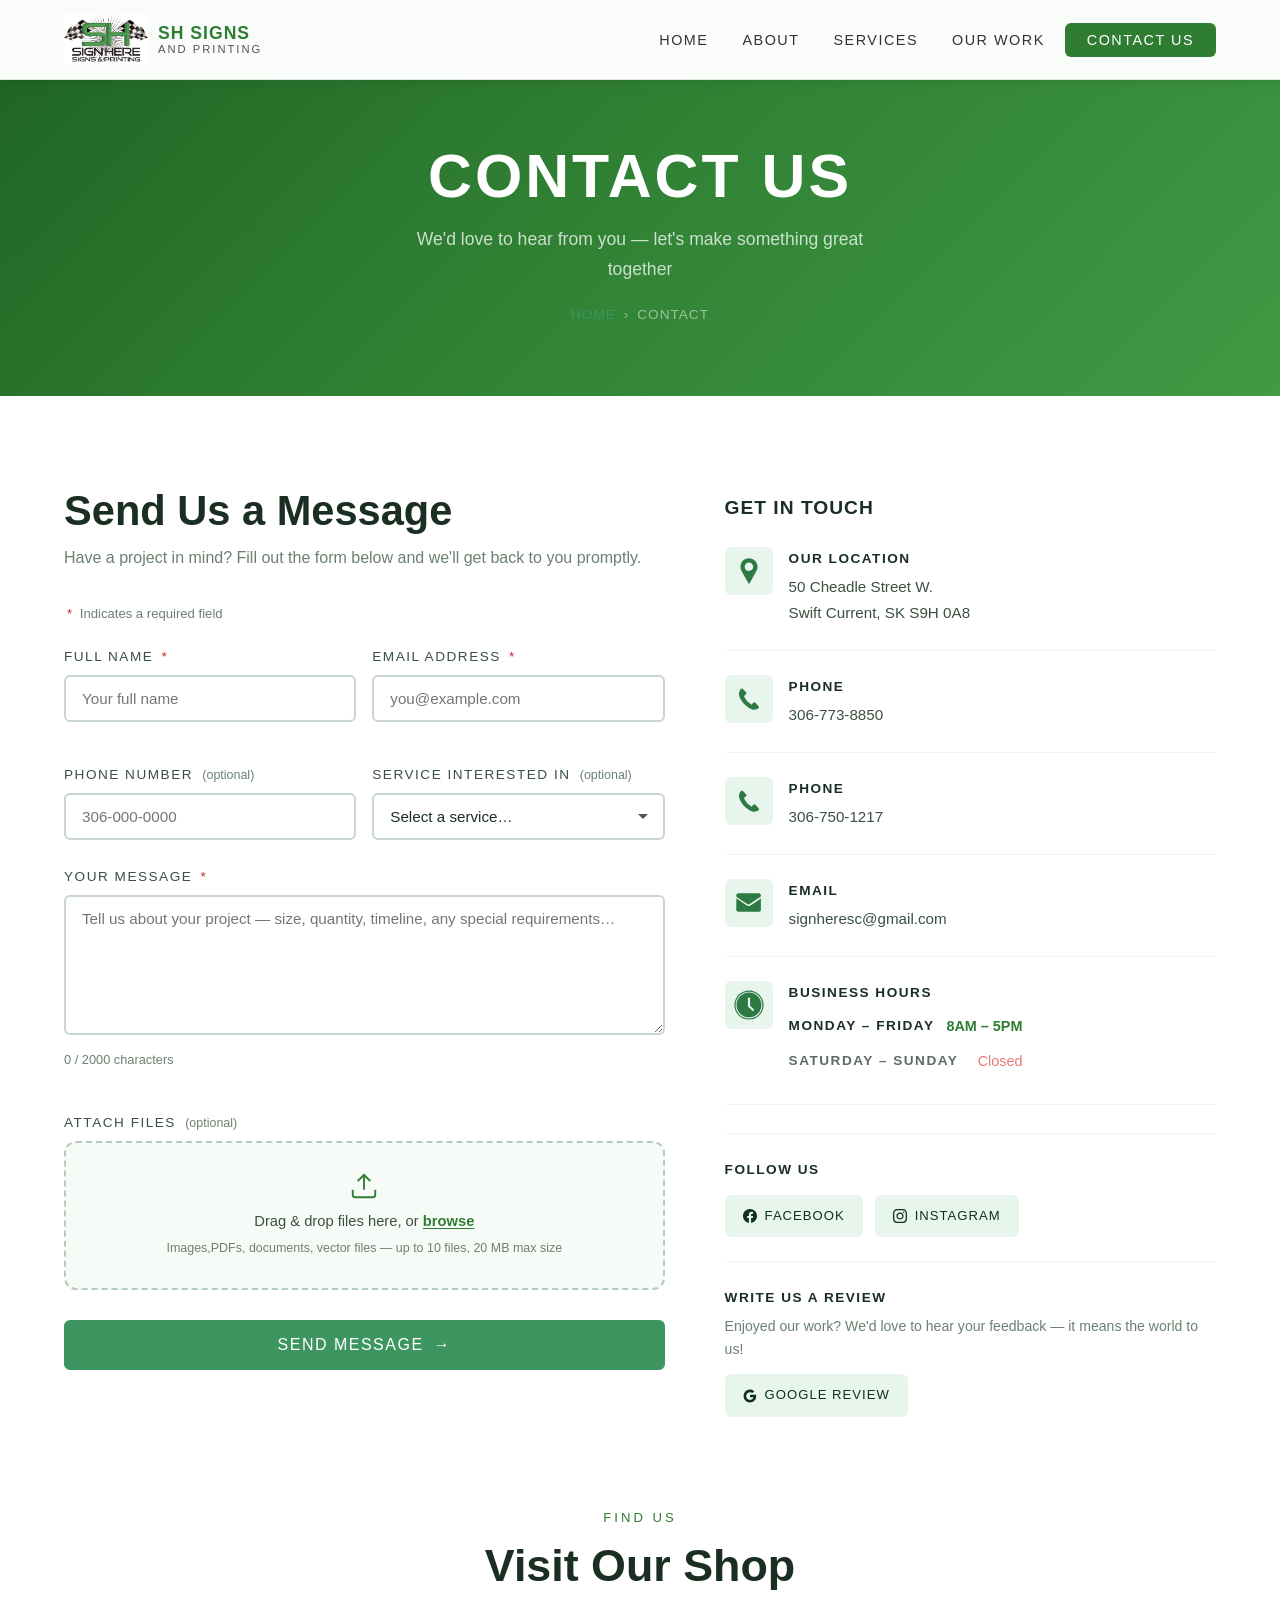
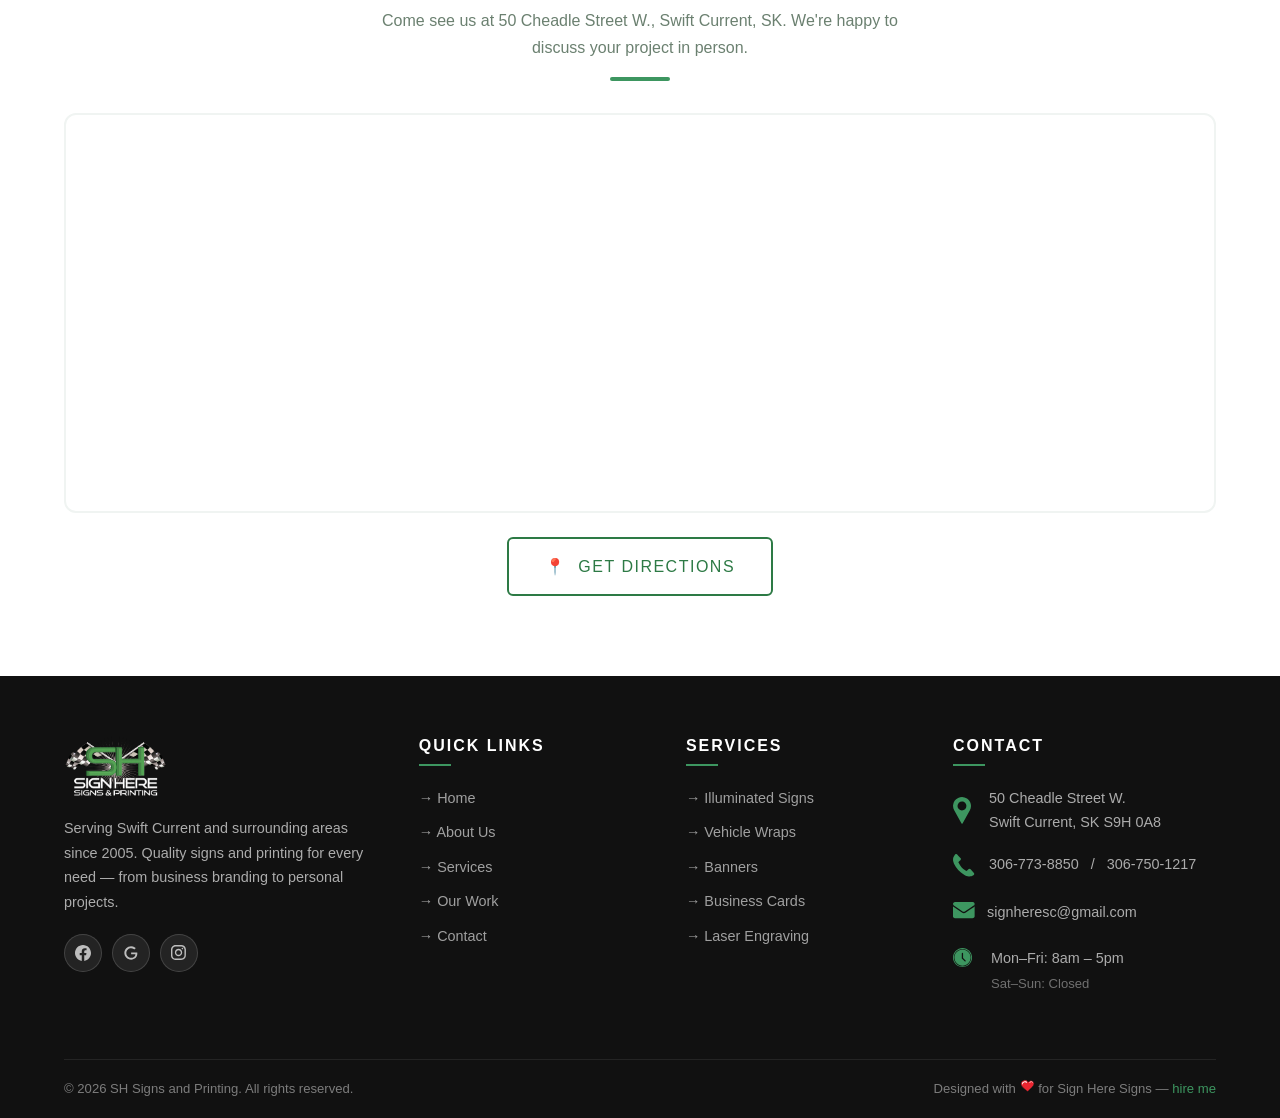
<file: pages/contact.html>
<!DOCTYPE html>
<html lang="en">
<head>
  <meta charset="UTF-8">
  <meta name="viewport" content="width=device-width, initial-scale=1.0">
  <meta http-equiv="X-UA-Compatible" content="IE=edge">
  <meta http-equiv="Content-Security-Policy" content="default-src 'self' https: data: 'unsafe-inline' 'unsafe-eval'; img-src 'self' data: https:; font-src 'self' https://fonts.gstatic.com; frame-src https://www.google.com;">
  <meta http-equiv="X-Content-Type-Options" content="nosniff">
  <meta http-equiv="Referrer-Policy" content="strict-origin-when-cross-origin">
  <title>Contact Us | Sign Here Signs &amp; Printing – Swift Current, SK</title>
  <link rel="icon" type="image/svg+xml" href="../favicon.svg">
  <meta name="description" content="Get in touch with Sign Here Signs & Printing. Call 306-773-8850, email signheresc@gmail.com, or visit us at 50 Cheadle Street W., Swift Current, SK.">
  <meta name="keywords" content="signs Swift Current, printing Swift Current, vehicle wraps, banners, business signs, LED signs, Saskatchewan signage">
  <meta name="robots" content="conctact, follow">
  <link rel="canonical" href="https://www.signheresigns.ca/">
  <link rel="preconnect" href="https://fonts.googleapis.com">
  <link rel="preconnect" href="https://fonts.gstatic.com" crossorigin>
  <link href="https://fonts.googleapis.com/css2?family=Oswald:wght@200;300;400;500;600;700&family=Lato:wght@300;400;700&display=swap" rel="stylesheet">
  <link rel="stylesheet" href="../css/main.css">
  <link rel="stylesheet" href="../css/pages.css">
</head>
<body>

<!-- ===== NAVIGATION ===== -->
<nav id="navbar" role="navigation" aria-label="Main Navigation">
  <div class="container nav-inner">
    <a href="../index.html" class="nav-logo" aria-label="Sign Here Signs Home">
      <img src="../images/logo.jpg" alt="Sign Here Signs & Printing Logo" width="52" height="52">
      <div class="nav-logo-text">SH SIGNS<span>AND PRINTING</span>
      </div>
    </a>
    <ul class="nav-menu" role="list">
      <li><a href="../index.html">Home</a></li>
      <li><a href="about.html">About</a></li>
      <li><a href="services.html">Services</a></li>
      <li><a href="work.html">Our Work</a></li>
      <li><a href="contact.html" class="nav-cta active">Contact Us</a></li>
    </ul>
    <button class="nav-hamburger" aria-label="Toggle menu" aria-expanded="false" id="hamburger">
      <span></span><span></span><span></span>
    </button>
  </div>
</nav>

<!-- ===== PAGE HEADER ===== -->
<header class="page-header" role="banner">
  <div class="container">
    <h1>Contact Us</h1>
    <p>We'd love to hear from you — let's make something great together</p>
    <nav class="breadcrumb" aria-label="Breadcrumb">
      <a href="../index.html">Home</a>
      <span aria-hidden="true">›</span>
      <span aria-current="page">Contact</span>
    </nav>
  </div>
</header>

<!-- ===== CONTACT SECTION ===== -->
<section class="contact-section" aria-labelledby="contact-heading">
  <div class="container">

    <div class="contact-grid">

      <!-- FORM -->
      <div class="contact-form-wrap reveal-left">
        <h2 id="contact-heading">Send Us a Message</h2>
        <p>Have a project in mind? Fill out the form below and we'll get back to you promptly.</p>

        <!-- Success / error banner — populated by JS -->
        <div
          id="form-message"
          class="form-message"
          role="alert"
          aria-live="assertive"
          aria-atomic="true"
        ></div>

        <form
          id="contact-form"
          method="POST"
          enctype="multipart/form-data"
          novalidate
          autocomplete="on"
          aria-labelledby="contact-heading"
        >
          <!-- Honeypot anti-spam — hidden from real users, traps bots -->
          <input type="text" name="_honey" style="display:none" tabindex="-1" aria-hidden="true">

          <!-- ── Required note ─────────────────────────────────── -->
          <p class="required-note">
            <abbr title="Required" class="required-mark" aria-hidden="true">*</abbr>
            Indicates a required field
          </p>

          <!-- ── Row 1: Name + Email ──────────────────────────── -->
          <div class="form-row">

            <div class="form-group">
              <label for="name">
                Full Name
                <abbr title="Required" aria-label="required" class="required-mark">*</abbr>
              </label>
              <input
                type="text"
                id="name"
                name="fullname"
                placeholder="Your full name"
                required
                autocomplete="name"
                maxlength="100"
                spellcheck="false"
                aria-required="true"
                aria-describedby="name-error"
                aria-invalid="false"
              >
              <span id="name-error" class="field-error" role="alert" aria-live="polite"></span>
            </div>

            <div class="form-group">
              <label for="email">
                Email Address
                <abbr title="Required" aria-label="required" class="required-mark">*</abbr>
              </label>
              <input
                type="email"
                id="email"
                name="email"
                placeholder="you@example.com"
                required
                autocomplete="email"
                maxlength="150"
                spellcheck="false"
                inputmode="email"
                aria-required="true"
                aria-describedby="email-error"
                aria-invalid="false"
              >
              <span id="email-error" class="field-error" role="alert" aria-live="polite"></span>
            </div>

          </div>

          <!-- ── Row 2: Phone + Service ───────────────────────── -->
          <div class="form-row">

            <div class="form-group">
              <label for="phone">
                Phone Number
                <span class="optional-label">(optional)</span>
              </label>
              <input
                type="tel"
                id="phone"
                name="phone"
                placeholder="306-000-0000"
                autocomplete="tel"
                maxlength="20"
                inputmode="tel"
                pattern="[0-9+\-\s]+"
                aria-describedby="phone-hint"
                onkeypress="return /[0-9+\-\s]/.test(event.key)"
                oninput="this.value=this.value.replace(/[^0-9+\-\s]/g,'')"
              >
              <span id="phone-hint" class="field-hint"></span>
            </div>

            <div class="form-group">
              <label for="subject">
                Service Interested In
                <span class="optional-label">(optional)</span>
              </label>
              <select id="subject" name="service" autocomplete="off">
                <option value="">Select a service…</option>
                <option value="Illuminated / Non-Illuminated Signs">Illuminated / Non-Illuminated Signs</option>
                <option value="Vehicle Wraps &amp; Decals">Vehicle Wraps &amp; Decals</option>
                <option value="CNC Router Services">CNC Router Services</option>
                <option value="Sign Installation">Sign Installation</option>
                <option value="Portable Signs">Portable Signs</option>
                <option value="Banners">Banners</option>
                <option value="Coroplast &amp; Dibond Panel Signs">Coroplast &amp; Dibond Panel Signs</option>
                <option value="Laser Engraving">Laser Engraving</option>
                <option value="Layout Design">Layout Design</option>
                <option value="Flyers / Posters / Brochures">Flyers / Posters / Brochures</option>
                <option value="Business Cards">Business Cards</option>
                <option value="Magnets">Magnets</option>
                <option value="Other / General Inquiry">Other / General Inquiry</option>
              </select>
            </div>

          </div>

          <!-- ── Message ──────────────────────────────────────── -->
          <div class="form-group">
            <label for="message">
              Your Message
              <abbr title="Required" aria-label="required" class="required-mark">*</abbr>
            </label>
            <textarea
              id="message"
              name="message"
              placeholder="Tell us about your project — size, quantity, timeline, any special requirements…"
              required
              maxlength="2000"
              rows="6"
              spellcheck="true"
              aria-required="true"
              aria-describedby="message-error message-hint"
              aria-invalid="false"
            ></textarea>
            <span id="message-hint" class="field-hint">
              <span id="char-count" aria-live="polite" aria-atomic="true">0</span> / 2000 characters
            </span>
            <span id="message-error" class="field-error" role="alert" aria-live="polite"></span>
          </div>

          <!-- ── File Attachment ───────────────────────────────── -->
          <div class="form-group file-attach-group">
            <label for="file-upload">
              Attach Files
              <span class="optional-label">(optional)</span>
            </label>
            <div
              class="file-upload-area"
              id="file-upload-area"
              role="button"
              tabindex="0"
              aria-label="Upload files — click or drag and drop"
            >
              <input
                type="file"
                id="file-upload"
                name="attachment"
                multiple
                accept="image/*,video/*,.pdf,.doc,.docx,.xls,.xlsx,.ppt,.pptx,.txt,.zip,.ai,.eps,.svg"
                aria-label="Upload files"
              >
              <div class="file-upload-icon" aria-hidden="true">
                <svg width="30" height="30" viewBox="0 0 24 24" fill="none" stroke="currentColor" stroke-width="1.5">
                  <path d="M21 15v4a2 2 0 01-2 2H5a2 2 0 01-2-2v-4"/>
                  <polyline points="17 8 12 3 7 8"/>
                  <line x1="12" y1="3" x2="12" y2="15"/>
                </svg>
              </div>
              <p class="file-upload-label">Drag &amp; drop files here, or <span>browse</span></p>
              <p class="file-upload-hint">Images,PDFs, documents, vector files — up to 10 files, 20 MB max size</p>
            </div>
            <ul class="file-list" id="file-list" aria-label="Selected files" aria-live="polite"></ul>
            <p class="file-attach-note" id="file-attach-note"></p>

            <!-- Loading bar — shown while encoding + sending files -->
            <div id="upload-loading-wrap" hidden aria-hidden="true" class="upload-loading-wrap">
              <div class="upload-loading-track">
                <div id="upload-loading-bar" class="upload-loading-bar"></div>
              </div>
              <span id="upload-loading-label" class="upload-loading-label">Uploading…</span>
            </div>
          </div>

          <!-- ── Submit ────────────────────────────────────────── -->
          <button
            type="submit"
            id="submit-btn"
            class="btn btn-primary form-submit-btn"
          >
            <span class="btn-label">Send Message</span>
            <span class="btn-arrow" aria-hidden="true">&nbsp;→</span>
          </button>

        </form>
      </div>
      <aside class="contact-info reveal-right" aria-label="Contact information">
        <h3>Get in Touch</h3>

        <div class="contact-info-item">
          <div class="contact-info-icon" aria-hidden="true"><svg width="40" height="40" fill="currentColor"
   viewBox="0 0 24 42">
<path d="M11.8,34.4c-0.1-0.2-0.3-0.3-0.4-0.5c-2.4-4.3-4.8-8.7-7.2-13c-0.9-1.6-1.3-3.4-1.1-5.3c0.4-3.2,2-5.7,5-7.1
  c3-1.5,6-1.3,8.9,0.6c2.2,1.5,3.5,3.6,3.9,6.2c0.3,2-0.1,3.8-1,5.5c-2.4,4.3-4.8,8.7-7.2,13c-0.1,0.2-0.3,0.3-0.4,0.5
  C12,34.4,11.9,34.4,11.8,34.4z M12,12.1c-2.4,0-4.4,1.9-4.5,4.4C7.4,18.9,9.4,21,11.9,21s4.5-1.9,4.5-4.4
  C16.4,14.2,14.4,12.1,12,12.1z"/>
</svg>
</div>
          <div class="contact-info-text">
            <strong>Our Location</strong>
            <p><a href="https://www.google.com/maps?ll=50.28328,-107.801058&z=16&t=m&hl=en-GB&gl=US&mapclient=embed&q=50+Cheadle+St+W+Swift+Current,+SK+S9H+0A8">50 Cheadle Street W.<br>Swift Current, SK S9H 0A8</a></p>
          </div>
        </div>

        <div class="contact-info-item">
          <div class="contact-info-icon" aria-hidden="true"><svg width="30" height="30" fill="currentColor"
   viewBox="0 0 31.7 31.7" >
<path d="M18.6,21.8c0.7-0.7,1.4-1.3,2-1.9c0.8-0.7,1.5-0.7,2.2,0.1c1,1.1,2.1,2.3,3.1,3.4c0.8,0.9,0.7,1.8-0.3,2.5
  c-1.2,0.9-2.6,1.1-4.1,1.2c-1.9,0.1-3.6-0.6-5.2-1.6c-4.4-2.8-7.9-6.4-10.1-11.1c-0.3-0.7-0.6-1.4-0.7-2.1c-0.7-2.6,0-4.8,1.6-6.8
  C7.2,5.3,7.4,5.2,7.6,5c0.6-0.5,1.3-0.4,1.8,0.2c0.9,0.9,1.7,1.9,2.5,2.8c0.3,0.3,0.6,0.6,0.8,0.8c0.6,0.7,0.6,1.4-0.1,2.1
  c-0.6,0.5-1.2,1.1-1.9,1.7c-0.1,0.1-0.2,0.2-0.1,0.4c1.2,2.5,2.6,4.8,4.9,6.6C16.5,20.3,17.5,21,18.6,21.8z"/>
</svg>
</div>
          <div class="contact-info-text">
            <strong>Phone</strong>
            <p><a href="tel:3067738850">306-773-8850</a></p>
          </div>
        </div>

        <div class="contact-info-item">
          <div class="contact-info-icon" aria-hidden="true"><svg width="30" height="30" fill="currentColor"
   viewBox="0 0 31.7 31.7" >
<path d="M18.6,21.8c0.7-0.7,1.4-1.3,2-1.9c0.8-0.7,1.5-0.7,2.2,0.1c1,1.1,2.1,2.3,3.1,3.4c0.8,0.9,0.7,1.8-0.3,2.5
  c-1.2,0.9-2.6,1.1-4.1,1.2c-1.9,0.1-3.6-0.6-5.2-1.6c-4.4-2.8-7.9-6.4-10.1-11.1c-0.3-0.7-0.6-1.4-0.7-2.1c-0.7-2.6,0-4.8,1.6-6.8
  C7.2,5.3,7.4,5.2,7.6,5c0.6-0.5,1.3-0.4,1.8,0.2c0.9,0.9,1.7,1.9,2.5,2.8c0.3,0.3,0.6,0.6,0.8,0.8c0.6,0.7,0.6,1.4-0.1,2.1
  c-0.6,0.5-1.2,1.1-1.9,1.7c-0.1,0.1-0.2,0.2-0.1,0.4c1.2,2.5,2.6,4.8,4.9,6.6C16.5,20.3,17.5,21,18.6,21.8z"/>
</svg></div>


 <div class="contact-info-text">
            <strong>Phone</strong>
            <p><a href="tel:3067501217">306-750-1217</a></p>
          </div>
        </div>

        <div class="contact-info-item">
          <div class="contact-info-icon" aria-hidden="true"><svg width="25" height="25" fill="currentColor"
   viewBox="0 0 22 22"  >
<path d="M21.9,7.5c0,3.3,0,6.6,0,10l0,0c-0.3,1.2-1,1.6-2.2,1.6c-5.8,0-11.6,0-17.3,0c-0.1,0-0.2,0-0.2,0c-1.1,0-2-0.9-2-2
  c0.1-3.2,0.1-6.3,0.1-9.4c0-0.1,0-0.2,0-0.2h0.1c2.9,1.9,5.9,3.9,8.8,5.9c1.3,0.9,2.6,0.9,3.9,0c2.7-1.7,5.2-3.5,7.9-5.2
  C21.2,7.9,21.6,7.7,21.9,7.5z"/>
<path d="M21.9,5.2c-0.1,0.2-0.1,0.5-0.3,0.6c-0.2,0.3-0.4,0.6-0.6,0.6c-2.9,2-5.9,3.9-8.9,5.9c-0.7,0.5-1.5,0.5-2.2,0
  C7,10.4,4.1,8.5,1.1,6.5C0.4,6,0,5.2,0.3,4.4S1.2,3,2.2,2.9c0.1,0,0.1,0,0.2,0c5.8,0,11.6,0,17.4,0c1,0,1.7,0.6,2,1.4
  c0,0.1,0.1,0.3,0.1,0.4S21.9,5,21.9,5.2z"/></div>




          <div class="contact-info-text">
            <strong>Email</strong>
            <p><a href="mailto:signheresc@gmail.com">signheresc@gmail.com</a></p>
          </div>
        </div>

        <div class="contact-info-item">
          <div class="contact-info-icon" aria-hidden="true"><img src="../images/icons/clock.svg" alt="Business Hours" width="40" height="40">
</div>
          <div class="contact-info-text">
            <strong>Business Hours</strong>
            <div class="hours-list" aria-label="Business hours">
              <div class="hours-row">
                <strong>Monday – Friday</strong>
                <span style="color:#2e7d32;font-weight:700;">&nbsp;&nbsp;&nbsp;8AM – 5PM</span>
              </div>
              <div class="hours-row" style="color:var(--text-light);opacity:0.7;">
                <strong>Saturday – Sunday</strong>
                <span style="color:#e53e3e;">Closed</span>
              </div>
            </div>
          </div>
        </div>

        <!-- Social links -->
        <div style="margin-top:28px;padding-top:24px;border-top:1px solid var(--gray-light);">
          <strong style="font-family:'Oswald',sans-serif;font-size:0.85rem;letter-spacing:1.5px;text-transform:uppercase;display:block;margin-bottom:14px;">Follow Us</strong>
          <div style="display:flex;gap:12px;">
            <a href="https://www.facebook.com/sign.signs" target="_blank" rel="noopener noreferrer"
               style="display:flex;align-items:center;gap:8px;padding:10px 18px;background:var(--green-pale);border-radius:var(--radius);font-family:'Oswald',sans-serif;font-size:0.82rem;letter-spacing:1px;text-transform:uppercase;color:var(--green-dark);transition:var(--transition);"
               onmouseover="this.style.background='var(--green-light)';this.style.color='white'"
               onmouseout="this.style.background='var(--green-pale)';this.style.color='var(--green-dark)'"
               aria-label="Facebook">
              <svg width="14" height="14" viewBox="0 0 24 24" fill="currentColor" aria-hidden="true"><path d="M24 12.073c0-6.627-5.373-12-12-12s-12 5.373-12 12c0 5.99 4.388 10.954 10.125 11.854v-8.385H7.078v-3.47h3.047V9.43c0-3.007 1.792-4.669 4.533-4.669 1.312 0 2.686.235 2.686.235v2.953H15.83c-1.491 0-1.956.925-1.956 1.874v2.25h3.328l-.532 3.47h-2.796v8.385C19.612 23.027 24 18.062 24 12.073z"/></svg>
              Facebook
            </a>
            <a href="#" target="_blank" rel="noopener noreferrer"
               style="display:flex;align-items:center;gap:8px;padding:10px 18px;background:var(--green-pale);border-radius:var(--radius);font-family:'Oswald',sans-serif;font-size:0.82rem;letter-spacing:1px;text-transform:uppercase;color:var(--green-dark);transition:var(--transition);"
               onmouseover="this.style.background='var(--green-light)';this.style.color='white'"
               onmouseout="this.style.background='var(--green-pale)';this.style.color='var(--green-dark)'"
               aria-label="YouTube">
              <svg width="14" height="14" viewBox="0 0 24 24" fill="currentColor" aria-hidden="true"><path d="M12 2.163c3.204 0 3.584.012 4.85.07 3.252.148 4.771 1.691 4.919 4.919.058 1.265.069 1.645.069 4.849 0 3.205-.012 3.584-.069 4.849-.149 3.225-1.664 4.771-4.919 4.919-1.266.058-1.644.07-4.85.07-3.204 0-3.584-.012-4.849-.07-3.26-.149-4.771-1.699-4.919-4.92-.058-1.265-.07-1.644-.07-4.849 0-3.204.013-3.583.07-4.849.149-3.227 1.664-4.771 4.919-4.919 1.266-.057 1.645-.069 4.849-.069zm0-2.163c-3.259 0-3.667.014-4.947.072-4.358.2-6.78 2.618-6.98 6.98-.059 1.281-.073 1.689-.073 4.948 0 3.259.014 3.668.072 4.948.2 4.358 2.618 6.78 6.98 6.98 1.281.058 1.689.072 4.948.072 3.259 0 3.668-.014 4.948-.072 4.354-.2 6.782-2.618 6.979-6.98.059-1.28.073-1.689.073-4.948 0-3.259-.014-3.667-.072-4.947-.196-4.354-2.617-6.78-6.979-6.98-1.281-.059-1.69-.073-4.949-.073zm0 5.838c-3.403 0-6.162 2.759-6.162 6.162s2.759 6.163 6.162 6.163 6.162-2.759 6.162-6.163c0-3.403-2.759-6.162-6.162-6.162zm0 10.162c-2.209 0-4-1.79-4-4 0-2.209 1.791-4 4-4s4 1.791 4 4c0 2.21-1.791 4-4 4zm6.406-11.845c-.796 0-1.441.645-1.441 1.44s.645 1.44 1.441 1.44c.795 0 1.439-.645 1.439-1.44s-.644-1.44-1.439-1.44z"/></svg>
              Instagram
            </a>
          </div>
        </div>

        <!-- Write Us a Review -->
        <div style="margin-top:24px;padding-top:24px;border-top:1px solid var(--gray-light);">
          <strong style="font-family:'Oswald',sans-serif;font-size:0.85rem;letter-spacing:1.5px;text-transform:uppercase;display:block;margin-bottom:6px;">Write Us a Review</strong>
          <p style="font-size:0.88rem;color:var(--text-light);margin-bottom:14px;line-height:1.6;">Enjoyed our work? We'd love to hear your feedback — it means the world to us!</p>
          <a href="https://www.google.com/search?sca_esv=516c7d9f503f7416&rlz=1C1PNBB_enPH1158PH1158&sxsrf=ANbL-n7bKEoaVQSa3A9bMGZte54_b7y3lg:1780491302475&si=AL3DRZHrmvnFAVQPOO2Bzhf8AX9KZZ6raUI_dT7DG_z0kV2_x_lG4kUCnuw3X_PSFz5sjS7cGm407oRcO-1PHJi2bkcAo6SmpMbk2y2PmM0gn7NehJ7FiroXHPZEqHxNwiuZ-EO7xLgZnw7rovccYuZUv94QKRDe_w%3D%3D&q=Sign+Here+Signs+%26+Printing+Reviews&sa=X&ved=2ahUKEwjM--_8juuUAxWvgVYBHeNnNYwQ0bkNegQIJBAI&biw=1920&bih=911&dpr=1#"
             target="_blank"
             rel="noopener noreferrer"
             aria-label="Write a Google Review for Sign Here Signs and Printing"
             style="display:inline-flex;align-items:center;gap:8px;padding:10px 18px;background:var(--green-pale);border-radius:var(--radius);font-family:'Oswald',sans-serif;font-size:0.82rem;letter-spacing:1px;text-transform:uppercase;color:var(--green-dark);text-decoration:none;transition:var(--transition);"
             onmouseover="this.style.background='var(--green-light)';this.style.color='white'"
             onmouseout="this.style.background='var(--green-pale)';this.style.color='var(--green-dark)'">
            <!-- Google G logo — white paths so it inherits the button colour -->
            <svg width="14" height="14" viewBox="0 0 24 24" fill="currentColor" aria-hidden="true">
              <path d="M22.56 12.25c0-.78-.07-1.53-.2-2.25H12v4.26h5.92c-.26 1.37-1.04 2.53-2.21 3.31v2.77h3.57c2.08-1.92 3.28-4.74 3.28-8.09z"/>
              <path d="M12 23c2.97 0 5.46-.98 7.28-2.66l-3.57-2.77c-.98.66-2.23 1.06-3.71 1.06-2.86 0-5.29-1.93-6.16-4.53H2.18v2.84C3.99 20.53 7.7 23 12 23z"/>
              <path d="M5.84 14.09c-.22-.66-.35-1.36-.35-2.09s.13-1.43.35-2.09V7.07H2.18C1.43 8.55 1 10.22 1 12s.43 3.45 1.18 4.93l3.66-2.84z"/>
              <path d="M12 5.38c1.62 0 3.06.56 4.21 1.64l3.15-3.15C17.45 2.09 14.97 1 12 1 7.7 1 3.99 3.47 2.18 7.07l3.66 2.84c.87-2.6 3.3-4.53 6.16-4.53z"/>
            </svg>
            Google Review
          </a>
        </div>
      </aside>
    </div>
  </div>
</section>

<!-- ===== MAP SECTION ===== -->
<section class="map-section" aria-labelledby="map-heading" style="padding-bottom:80px;">
  <div class="container" style="text-align:center;">
    <p class="reveal" style="font-family:'Oswald',sans-serif;font-size:0.82rem;letter-spacing:3px;text-transform:uppercase;color:#2e7d32;margin-bottom:10px;">FIND US</p>
    <h2 id="map-heading" class="reveal" style="font-family:'Oswald',sans-serif;font-weight:700;font-size:clamp(1.8rem,3.5vw,2.8rem);margin-bottom:14px;color:var(--text-dark);">Visit Our Shop</h2>
    <p class="reveal" style="color:var(--text-light);max-width:520px;margin:0 auto 16px;font-size:1rem;line-height:1.7;">Come see us at 50 Cheadle Street W., Swift Current, SK. We're happy to discuss your project in person.</p>
    <span class="section-line reveal" aria-hidden="true" style="margin-bottom:32px;"></span>
    <div class="map-embed reveal" role="region" aria-label="Google Maps showing our location at 50 Cheadle Street W., Swift Current, SK">
      <iframe
        src="https://www.google.com/maps/embed?pb=!1m18!1m12!1m3!1d2483.7!2d-107.7988!3d50.2871!2m3!1f0!2f0!3f0!3m2!1i1024!2i768!4f13.1!3m3!1m2!1s0x531b64a8e7a3e9fb%3A0x0!2s50+Cheadle+St+W%2C+Swift+Current%2C+SK+S9H+0A8!5e0!3m2!1sen!2sca!4v1620000000000"
        width="100%" height="420"
        style="border:0;"
        allowfullscreen=""
        loading="lazy"
        referrerpolicy="no-referrer-when-downgrade"
        title="Sign Here Signs & Printing location map"
        aria-label="Map showing 50 Cheadle Street W., Swift Current, SK S9H 0A8">
      </iframe>
    </div>
    <div style="margin-top:24px;display:flex;justify-content:center;" class="reveal">
      <a href="https://www.google.com/maps/dir/?api=1&destination=50+Cheadle+St+W,+Swift+Current,+SK+S9H+0A8"
         target="_blank" rel="noopener noreferrer"
         class="btn btn-green-outline" aria-label="Get directions to Sign Here Signs on Google Maps">
        📍 &nbsp;Get Directions
      </a>
    </div>
  </div>
</section>

<!-- ===== FOOTER ===== -->
<footer role="contentinfo">
  <div class="container">
    <div class="footer-grid">
      <div class="footer-brand">
        <img src="../images/png/logo_white.png" alt="Sign Here Signs & Printing Logo" width="64" height="64">
        <p>Serving Swift Current and surrounding areas since 2005. Quality signs and printing for every need — from business branding to personal projects.</p>
        <div class="footer-socials">
          <a href="https://www.facebook.com/sign.signs" target="_blank" rel="noopener noreferrer" aria-label="Facebook">
            <svg width="16" height="16" viewBox="0 0 24 24" fill="currentColor" aria-hidden="true"><path d="M24 12.073c0-6.627-5.373-12-12-12s-12 5.373-12 12c0 5.99 4.388 10.954 10.125 11.854v-8.385H7.078v-3.47h3.047V9.43c0-3.007 1.792-4.669 4.533-4.669 1.312 0 2.686.235 2.686.235v2.953H15.83c-1.491 0-1.956.925-1.956 1.874v2.25h3.328l-.532 3.47h-2.796v8.385C19.612 23.027 24 18.062 24 12.073z"/></svg>
          </a>
          <a href="https://www.google.com/search?sca_esv=516c7d9f503f7416&rlz=1C1PNBB_enPH1158PH1158&sxsrf=ANbL-n7bKEoaVQSa3A9bMGZte54_b7y3lg:1780491302475&si=AL3DRZHrmvnFAVQPOO2Bzhf8AX9KZZ6raUI_dT7DG_z0kV2_x_lG4kUCnuw3X_PSFz5sjS7cGm407oRcO-1PHJi2bkcAo6SmpMbk2y2PmM0gn7NehJ7FiroXHPZEqHxNwiuZ-EO7xLgZnw7rovccYuZUv94QKRDe_w%3D%3D&q=Sign+Here+Signs+%26+Printing+Reviews&sa=X&ved=2ahUKEwjM--_8juuUAxWvgVYBHeNnNYwQ0bkNegQIJBAI&biw=1920&bih=911&dpr=1#" target="_blank" rel="noopener noreferrer" aria-label="Google">
            <svg width="16" height="16" viewBox="0 0 24 24" fill="currentColor" aria-hidden="true"><path d="M21.35 11.1H12.18V13.83H18.69C18.36 17.64 15.19 19.27 12.19 19.27C8.36 19.27 5 16.25 5 12C5 7.9 8.2 4.73 12.2 4.73C15.29 4.73 17.1 6.7 17.1 6.7L19 4.72C19 4.72 16.56 2 12.1 2C6.42 2 2.03 6.8 2.03 12C2.03 17.05 6.16 22 12.25 22C17.6 22 21.5 18.33 21.5 12.91C21.5 11.76 21.35 11.1 21.35 11.1Z"/></svg>
          </a>
          <a href="#" target="_blank" rel="noopener noreferrer" aria-label="Instagram">
            <svg width="16" height="16" viewBox="0 0 24 24" fill="currentColor" aria-hidden="true"><path d="M22.4,6.7c0-0.3,0-0.6-0.1-0.8C21.8,2.4,19,0,15.5,0H6.8c-1,0-2,0.2-2.9,0.6C1.4,1.9,0.1,3.9,0,6.8c0,2.9,0,5.8,0,8.7
            c0,0.5,0,0.9,0.1,1.4c0.5,2.9,3.1,5.4,6,5.5c1.7,0.1,3.4,0,5,0v0c1.5,0,2.9,0,4.4,0c0.5,0,0.9,0,1.4-0.1c3.2-0.7,5.4-3.3,5.4-6.5
            C22.4,12.7,22.4,9.7,22.4,6.7z M20.3,15.5c0,2.8-2,4.8-4.8,4.8c-2.9,0-5.8,0-8.7,0c-2.7,0-4.7-2-4.7-4.7c0-2.9,0-5.8,0-8.8
            c0-2.7,2-4.7,4.7-4.7c1.5,0,2.9,0,4.4,0h4.3c2.7,0,4.7,2,4.7,4.7V15.5z"/><path d="M11.3,5.7c-3,0-5.5,2.5-5.5,5.5c0,3.1,2.4,5.5,5.5,5.5c3,0,5.5-2.4,5.5-5.5C16.8,8.2,14.3,5.7,11.3,5.7z M11.3,14.7
            c-1.9,0-3.5-1.6-3.5-3.5c0-1.9,1.6-3.5,3.5-3.5c1.9,0,3.5,1.6,3.5,3.5C14.8,13.1,13.2,14.7,11.3,14.7z"/><path d="M17.1,4c-0.7,0-1.3,0.6-1.3,1.3c0,0.7,0.6,1.3,1.3,1.3c0.7,0,1.3-0.6,1.3-1.3C18.4,4.6,17.8,4,17.1,4z"/></svg>
          </a>
        </div>
      </div>

      <div class="footer-col">
        <h4>Quick Links</h4>
        <ul>
          <li><a href="../index.html">&#8594; Home</a></li>
          <li><a href="about.html">&#8594; About Us</a></li>
          <li><a href="services.html">&#8594; Services</a></li>
          <li><a href="work.html">&#8594; Our Work</a></li>
          <li><a href="contact.html">&#8594; Contact</a></li>
        </ul>
      </div>

      <div class="footer-col">
        <h4>Services</h4>
        <ul>
          <li><a href="services.html">&#8594; Illuminated Signs</a></li>
          <li><a href="services.html">&#8594; Vehicle Wraps</a></li>
          <li><a href="services.html">&#8594; Banners</a></li>
          <li><a href="services.html">&#8594; Business Cards</a></li>
          <li><a href="services.html">&#8594; Laser Engraving</a></li>
        </ul>
      </div>

      <div class="footer-col">
        <h4>Contact</h4>
        <div class="footer-contact-item">
          <span class="icon" aria-hidden="true"><svg width="24" height="42" viewBox="0 0 24 24" fill="currentColor" aria-hidden="true"><path d="M8.8,26.8c-0.1-0.2-0.3-0.3-0.4-0.5c-2.4-4.3-4.8-8.7-7.2-13c-0.9-1.6-1.3-3.4-1.1-5.3c0.4-3.2,2-5.7,5-7.1
  c3-1.5,6-1.3,8.9,0.6c2.2,1.5,3.5,3.6,3.9,6.2c0.3,2-0.1,3.8-1,5.5c-2.4,4.3-4.8,8.7-7.2,13c-0.1,0.2-0.3,0.3-0.4,0.5
  C9,26.8,8.9,26.8,8.8,26.8z M9,4.5c-2.4,0-4.4,1.9-4.5,4.4c-0.1,2.4,1.9,4.5,4.4,4.5c2.5,0,4.5-1.9,4.5-4.4C13.4,6.6,11.4,4.5,9,4.5
  z"/></svg></span>
          <div><a href="https://www.google.com/maps?ll=50.28328,-107.801058&z=16&t=m&hl=en-GB&gl=US&mapclient=embed&q=50+Cheadle+St+W+Swift+Current,+SK+S9H+0A8">50 Cheadle Street W.<br>Swift Current, SK S9H 0A8</a></div>
        </div>
        <div class="footer-contact-item">
          <span class="icon" aria-hidden="true"><svg width="24" height="24" viewBox="0 0 24 24" fill="currentColor" aria-hidden="true"><path d="M13.4,17.1c0.7-0.7,1.4-1.3,2-1.9c0.8-0.7,1.5-0.7,2.2,0.1c1,1.1,2.1,2.3,3.1,3.4c0.8,0.9,0.7,1.8-0.3,2.5
  c-1.2,0.9-2.6,1.1-4.1,1.2c-1.9,0.1-3.6-0.6-5.2-1.6C6.7,18,3.2,14.4,1,9.7C0.7,9,0.4,8.3,0.3,7.6C-0.4,5,0.3,2.8,1.9,0.8
  C2,0.6,2.2,0.5,2.4,0.3C3-0.2,3.7-0.1,4.2,0.5c0.9,0.9,1.7,1.9,2.5,2.8C7,3.6,7.3,3.9,7.5,4.1c0.6,0.7,0.6,1.4-0.1,2.1
  C6.8,6.7,6.2,7.3,5.5,7.9C5.4,8,5.3,8.1,5.4,8.3c1.2,2.5,2.6,4.8,4.9,6.6C11.3,15.6,12.3,16.3,13.4,17.1z"/></svg></span>
          <div><a href="tel:3067738850">306-773-8850</a></div> / <div><a href="tel:3067501217">306-750-1217</a></div>
        </div>

        <div class="footer-contact-item">
          <span class="icon" aria-hidden="true"><svg width="22" height="22" viewBox="0 0 24 24" fill="currentColor" aria-hidden="true"> <path d="M23.6,5c0,3.6,0,7.2,0,10.9c0,0,0,0,0,0c-0.3,1.3-1.1,1.8-2.4,1.8c-6.3,0-12.6,0-18.9,0c-0.1,0-0.2,0-0.2,0
    c-1.2,0-2.2-1-2.2-2.2C0,12,0,8.6,0,5.2C0,5.1,0,5,0,5c0,0,0.1,0,0.1,0c3.2,2.1,6.4,4.3,9.6,6.4c1.4,1,2.8,1,4.3,0
    c2.9-1.9,5.7-3.8,8.6-5.7C22.9,5.5,23.3,5.2,23.6,5z"/>
  <path d="M23.6,2.5c-0.1,0.2-0.1,0.5-0.3,0.7c-0.2,0.3-0.4,0.6-0.7,0.7c-3.2,2.2-6.4,4.3-9.7,6.4c-0.8,0.5-1.6,0.5-2.4,0
    C7.4,8.2,4.2,6.1,0.9,3.9C0.2,3.4-0.2,2.5,0.1,1.6c0.3-0.9,1-1.5,2-1.6c0.1,0,0.1,0,0.2,0c6.3,0,12.7,0,19,0c1.1,0,1.9,0.6,2.2,1.5
    c0,0.1,0.1,0.3,0.1,0.4C23.6,2.1,23.6,2.3,23.6,2.5z"/></svg></span>
          <div><a href="mailto:signheresc@gmail.com">signheresc@gmail.com</a></div>
        </div>
        <div class="footer-contact-item">
          <span class="icon" aria-hidden="true"><svg width="26" height="26" viewBox="0 0 24 24" fill="currentColor" aria-hidden="true"><path d="M8.8,17.6C4,17.6,0,13.7,0,8.8C0,4,4,0,8.8,0c4.9,0,8.8,4,8.8,8.8C17.6,13.7,13.7,17.6,8.8,17.6z M8.8,0.9c-4.4,0-8,3.6-8,8
  c0,4.4,3.6,8,8,8c4.4,0,8-3.6,8-8C16.8,4.4,13.2,0.9,8.8,0.9z"/>
<path d="M8.8,1.3c-4.1,0-7.5,3.4-7.5,7.5c0,4.1,3.4,7.5,7.5,7.5c4.1,0,7.5-3.4,7.5-7.5S12.9,1.3,8.8,1.3z M11.6,12.3
  c-0.1,0.1-0.3,0.2-0.4,0.2s-0.3-0.1-0.4-0.2L8.1,9.6V5c0-0.3,0.3-0.6,0.6-0.6c0.3,0,0.6,0.3,0.6,0.6v4.2l2.3,2.3
  C11.9,11.7,11.9,12,11.6,12.3z"/></svg></span>
          <div>Mon–Fri: 8am – 5pm<br><span style="color:rgba(255,255,255,0.4);font-size:0.82rem">Sat–Sun: Closed</span></div>
        </div>
      </div>
    </div>

    <div class="footer-bottom">
      <p>&copy; 2026 SH Signs and Printing. All rights reserved.</p>
      <p class="footer-credit">Designed with <svg xmlns="http://www.w3.org/2000/svg" viewBox="0 0 14 14" with="15" height="15"><style>@keyframes heartbeat{0%,25%,55%,to{transform:scale(1)}15%{transform:scale(1.08)}40%{transform:scale(1.15)}}.st1{fill:#261f1d}.st2{fill:#fff}</style><g style="transform-origin:center;transform-box:fill-box;animation:heartbeat 1.8s ease-in-out infinite"><path d="M7 12.3q.15.15.3 0c.6-.5 2.7-2.5 3.4-3.1.8-.8 4-3.6 1.6-5.8-1.5-1.4-3.5-.7-4.8.6 0 0-1.1-2.9-3.7-2S.4 5 1.1 6.7c.8 1.7 2.8 3.4 5.9 5.6" style="fill:#eb2530"/><path d="M4.7 2c-.6 0-1.1.1-1.6.4-1 .6-1.9 1.7-2 2.9 0 .6.2 1.2.5 1.8.7 1.2 1.7 2.1 2.7 3 .8.7 1.5 1.3 2.3 1.9.1.1.2.1.2.2-.5-.3-.9-.6-1.4-.9-.6-.4-1.1-.8-1.6-1.2l-.5-.4c-.6-.6-1.3-1.3-1.8-2-.3-.6-.6-1.2-.7-1.8s0-1.3.3-1.8q.3-.75.9-1.2c.5-.4 1-.8 1.6-1 .3-.1.7-.2 1-.2s.7 0 1 .2c.1 0 .3.1.4.1.4.2.7.5.9.8l.2.4c0 .1.2.3.1.4-.1-.3-.3-.5-.5-.7-.2-.3-.5-.6-.9-.7C5.5 2 5.1 2 4.7 2M9.9 10c.6-.5 1.1-.9 1.6-1.5.9-.9 1.8-2 1.8-3.4 0-.6-.2-1.2-.6-1.6-.5-.6-1.2-1-2-1s-1.6.2-2.2.6c-.4.2-.7.5-.8.8.6-.6 1.3-1 2.1-1.1.6-.1 1.3 0 1.8.3 1.1.6 1.5 2 1 3.1-.2.4-.4.9-.7 1.2-.9 1.1-1.9 2-2.9 3-.5.4-.9.9-1.3 1.4-.1.1-.2.3-.3.4h.1c.5-.7 1.2-1.2 1.8-1.8z" class="st1"/><path d="M4.8 3c.6 0 1.1.1 1.5.5.3.3.4.7.1 1-.1.1-.2.2-.4 0-.3-.3-.7-.5-1.1-.5-.6 0-1.1.1-1.5.4-.5.3-.8.7-.9 1.3v.1c0 .1-.1.2-.2.2-.2 0-.2-.1-.3-.2 0-.2-.1-.3-.1-.5-.1-.5.1-.9.5-1.3.6-.6 1.2-.8 2-1zM10.3 3.2q.75 0 1.2.3c.2.2.4.4.4.7 0 .1-.1.2-.2.2s-.2 0-.3-.1c-.4-.5-.9-.5-1.4-.4-.4.1-.7.3-.9.7 0 .1-.1.1-.2.1s-.1-.1-.1-.2c-.1-.5.2-.9.8-1.1.2-.1.5-.2.7-.2" class="st2"/></g></svg> for Sign Here Signs &mdash; <a href="mailto:addesign.creatives@gmail.com">hire me</a></p>
    </div>
  </div>
</footer>

<script src="../js/main.js"></script>
</body>
</html>
</file>
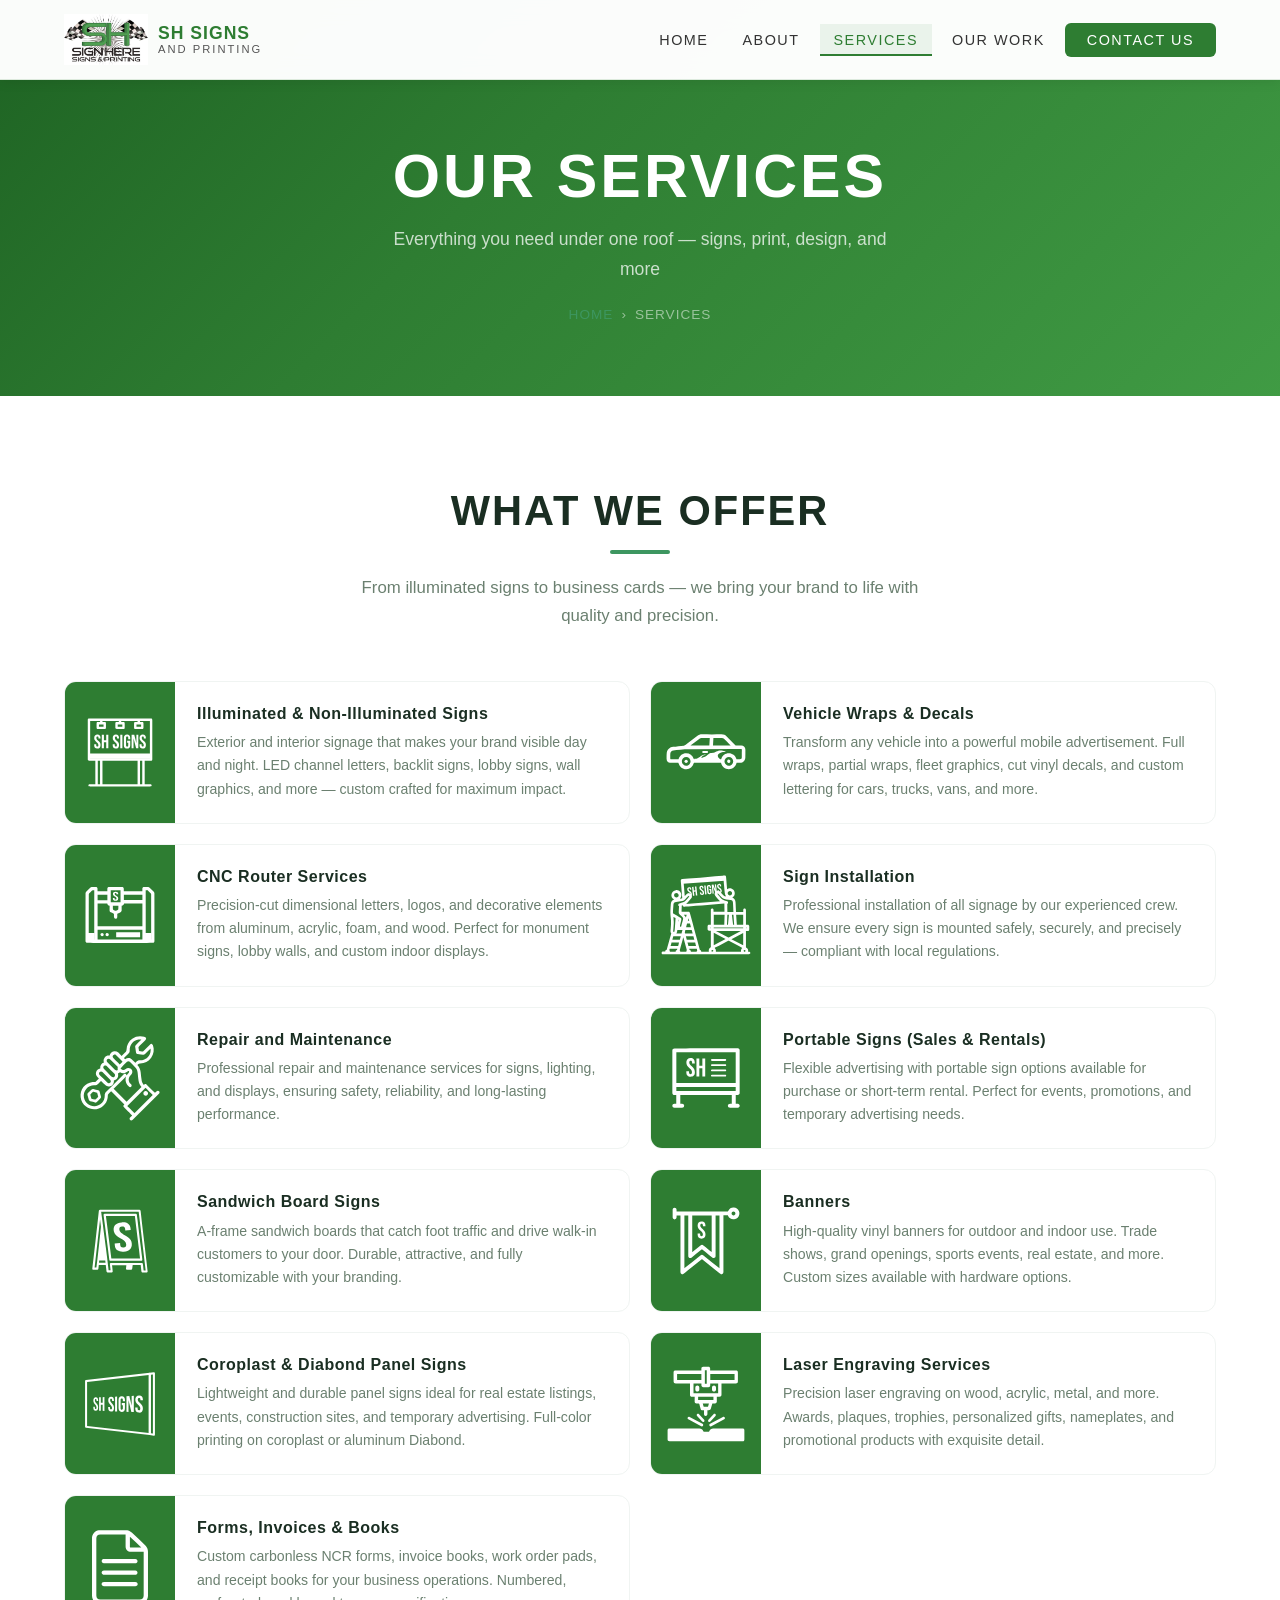
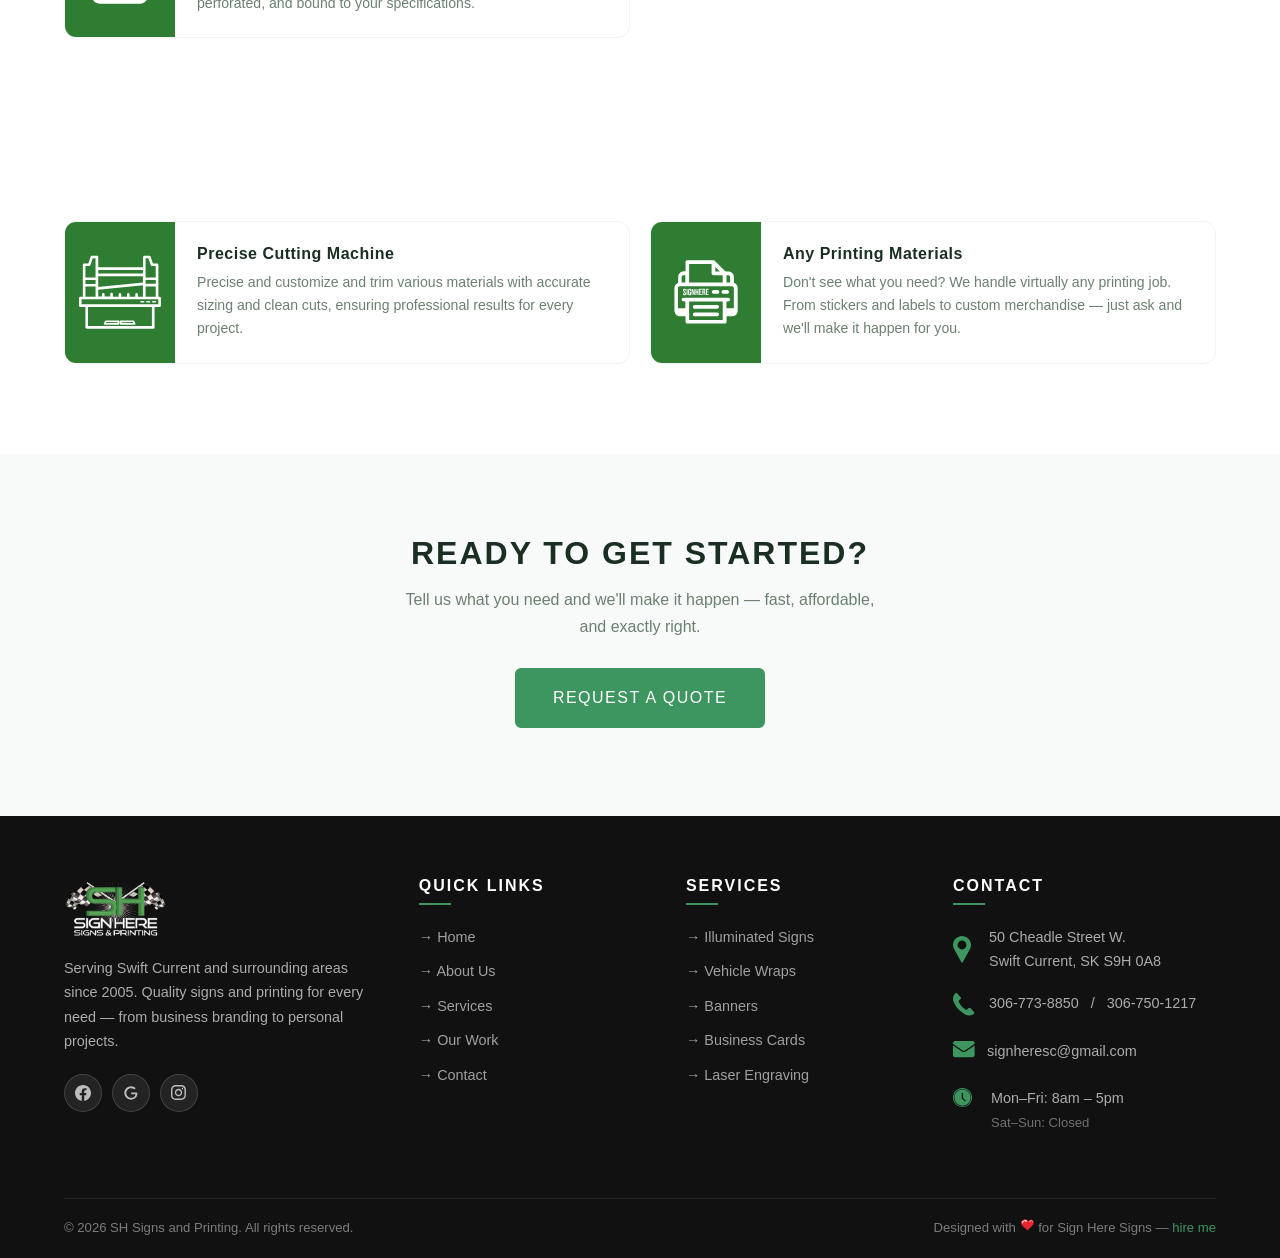
<file: pages/services.html>
<!DOCTYPE html>
<html lang="en">
<head>
  <meta charset="UTF-8">
  <meta name="viewport" content="width=device-width, initial-scale=1.0">
  <meta http-equiv="X-UA-Compatible" content="IE=edge">
  <meta http-equiv="Content-Security-Policy" content="default-src 'self' https: data: 'unsafe-inline' 'unsafe-eval'; img-src 'self' data: https:; font-src 'self' https://fonts.gstatic.com;">
  <meta http-equiv="X-Content-Type-Options" content="nosniff">
  <title>Services | Sign Here Signs &amp; Printing – Swift Current, SK</title>
  <link rel="icon" type="image/svg+xml" href="../favicon.svg">
  <meta name="description" content="Explore our full range of signage and printing services: illuminated signs, vehicle wraps, banners, business cards, laser engraving and more.">
  <meta name="keywords" content="signs Swift Current, printing Swift Current, vehicle wraps, banners, business signs, LED signs, Saskatchewan signage">
  <meta name="robots" content="services, follow">
  <link rel="canonical" href="https://www.signheresigns.ca/">
  <link rel="preconnect" href="https://fonts.googleapis.com">
  <link rel="preconnect" href="https://fonts.gstatic.com" crossorigin>
  <link href="https://fonts.googleapis.com/css2?family=Oswald:wght@200;300;400;500;600;700&family=Lato:wght@300;400;700&display=swap" rel="stylesheet">
  <link rel="stylesheet" href="../css/main.css">
  <link rel="stylesheet" href="../css/pages.css">
</head>
<body>

<!-- NAVIGATION -->
<nav id="navbar" role="navigation" aria-label="Main Navigation">
  <div class="container nav-inner">
    <a href="../index.html" class="nav-logo" aria-label="Sign Here Signs Home">
      <img src="../images/logo.jpg" alt="Sign Here Signs & Printing Logo" width="52" height="52">
      <div class="nav-logo-text">SH SIGNS<span>AND PRINTING</span>
      </div>
    </a>
    <ul class="nav-menu" role="list">
      <li><a href="../index.html">Home</a></li>
      <li><a href="about.html">About</a></li>
      <li><a href="services.html" class="active">Services</a></li>
      <li><a href="work.html">Our Work</a></li>
      <li><a href="contact.html" class="nav-cta">Contact Us</a></li>
    </ul>
    <button class="nav-hamburger" aria-label="Toggle menu" aria-expanded="false" id="hamburger">
      <span></span><span></span><span></span>
    </button>
  </div>
</nav>

<!-- PAGE HEADER -->
<header class="page-header">
  <div class="container">
    <h1>Our Services</h1>
    <p>Everything you need under one roof — signs, print, design, and more</p>
    <nav class="breadcrumb" aria-label="Breadcrumb">
      <a href="../index.html">Home</a>
      <span>›</span>
      <span aria-current="page">Services</span>
    </nav>
  </div>
</header>

<!-- SERVICES -->
<section class="services-page" aria-labelledby="services-main-heading">
  <div class="container">
    <h2 class="section-title reveal" id="services-main-heading">What We Offer</h2>
    <span class="section-line reveal" aria-hidden="true"></span>
    <p class="section-subtitle reveal">From illuminated signs to business cards — we bring your brand to life with quality and precision.</p>

    <div class="services-list-new">

      <article class="service-row-card reveal" aria-label="Illuminated and Non-illuminated Signs">
        <div class="service-row-icon" aria-hidden="true"><img src="../images/icons/signage_white.svg" alt="Illuminated and Non-illuminated Signs"></div>
        <div class="service-row-body">
          <h3>Illuminated &amp; Non-Illuminated Signs</h3>
          <p>Exterior and interior signage that makes your brand visible day and night. LED channel letters, backlit signs, lobby signs, wall graphics, and more — custom crafted for maximum impact.</p>
        </div>
      </article>

      <article class="service-row-card reveal" aria-label="Vehicle Wraps and Decals">
        <div class="service-row-icon" aria-hidden="true"><img src="../images/icons/vehicle_wrap_white.svg" alt="Vehicle Wraps and Decals"></div>
        <div class="service-row-body">
          <h3>Vehicle Wraps &amp; Decals</h3>
          <p>Transform any vehicle into a powerful mobile advertisement. Full wraps, partial wraps, fleet graphics, cut vinyl decals, and custom lettering for cars, trucks, vans, and more.</p>
        </div>
      </article>

      <article class="service-row-card reveal" aria-label="CNC Router Services">
        <div class="service-row-icon" aria-hidden="true"><img src="../images/icons/cnc_white.svg" alt="CNC Router Services"></div>
        <div class="service-row-body">
          <h3>CNC Router Services</h3>
          <p>Precision-cut dimensional letters, logos, and decorative elements from aluminum, acrylic, foam, and wood. Perfect for monument signs, lobby walls, and custom indoor displays.</p>
        </div>
      </article>

      <article class="service-row-card reveal" aria-label="Sign Installation">
        <div class="service-row-icon" aria-hidden="true"><img src="../images/icons/sign_installation_white.svg" alt="Sign Installation"></div>
        <div class="service-row-body">
          <h3>Sign Installation</h3>
          <p>Professional installation of all signage by our experienced crew. We ensure every sign is mounted safely, securely, and precisely — compliant with local regulations.</p>
        </div>
      </article>

      <article class="service-row-card reveal" aria-label="Business Cards">
        <div class="service-row-icon" aria-hidden="true"><img src="../images/icons/repair_maintenance_white.svg" alt="Repair and Maintenance"></div>
        <div class="service-row-body">
          <h3>Repair and Maintenance</h3>
          <p>Professional repair and maintenance services for signs, lighting, and displays, ensuring safety, reliability, and long-lasting performance.</p>
        </div>
      </article>


      <article class="service-row-card reveal" aria-label="Portable Signs">
        <div class="service-row-icon" aria-hidden="true"><img src="../images/icons/portable_sign_white.svg" alt="Portable Signs (Sales and Rentals)"></div>
        <div class="service-row-body">
          <h3>Portable Signs (Sales &amp; Rentals)</h3>
          <p>Flexible advertising with portable sign options available for purchase or short-term rental. Perfect for events, promotions, and temporary advertising needs.</p>
        </div>
      </article>

      <article class="service-row-card reveal" aria-label="Sandwich Board Signs">
        <div class="service-row-icon" aria-hidden="true"><img src="../images/icons/sandwich_board_white.svg" alt="Sandwich Board Signs"></div>
        <div class="service-row-body">
          <h3>Sandwich Board Signs</h3>
          <p>A-frame sandwich boards that catch foot traffic and drive walk-in customers to your door. Durable, attractive, and fully customizable with your branding.</p>
        </div>
      </article>

      <article class="service-row-card reveal" aria-label="Banners">
        <div class="service-row-icon" aria-hidden="true"><img src="../images/icons/banner_white.svg" alt="Banners"></div>
        <div class="service-row-body">
          <h3>Banners</h3>
          <p>High-quality vinyl banners for outdoor and indoor use. Trade shows, grand openings, sports events, real estate, and more. Custom sizes available with hardware options.</p>
        </div>
      </article>

      <article class="service-row-card reveal" aria-label="Coroplast and Dibond Panel Signs">
        <div class="service-row-icon" aria-hidden="true"><img src="../images/icons/coroplast_white.svg" alt="Coroplast and Diabond Panel Signs"></div>
        <div class="service-row-body">
          <h3>Coroplast &amp; Diabond Panel Signs</h3>
          <p>Lightweight and durable panel signs ideal for real estate listings, events, construction sites, and temporary advertising. Full-color printing on coroplast or aluminum Diabond.</p>
        </div>
      </article>

      <article class="service-row-card reveal" aria-label="Laser Engraving Services">
        <div class="service-row-icon" aria-hidden="true"><img src="../images/icons/laser_engraver_white.svg" alt="Laser Engraving Services"></div>
        <div class="service-row-body">
          <h3>Laser Engraving Services</h3>
          <p>Precision laser engraving on wood, acrylic, metal, and more. Awards, plaques, trophies, personalized gifts, nameplates, and promotional products with exquisite detail.</p>
        </div>
      </article>

      <article class="service-row-card reveal" aria-label="NCR Forms and Invoices">
        <div class="service-row-icon" aria-hidden="true"><img src="../images/icons/forms_white.svg" alt="Forms, Invoices and Books"></div>
        <div class="service-row-body">
          <h3>Forms, Invoices &amp; Books</h3>
          <p>Custom carbonless NCR forms, invoice books, work order pads, and receipt books for your business operations. Numbered, perforated, and bound to your specifications.</p>
        </div>
      </article>

      <article class="service-row-card reveal" aria-label="Blueprints">
        <div class="service-row-icon" aria-hidden="true"><img src="../images/icons/blueprint_white.svg" alt="Magnets"></div>
        <div class="service-row-body">
          <h3>Blueprints</h3>
          <p>Providing a large-size print or scan of your precious blueprints preserves every detail with clarity and accuracy, ensuring future reference and project use.</p>
        </div>
      </article>

      <article class="service-row-card reveal" aria-label="Flyers Posters and Brochures">
        <div class="service-row-icon" aria-hidden="true"><img src="../images/icons/flyers_white.svg" alt="Flyer, Posters and Brochures"></div>
        <div class="service-row-body">
          <h3>Flyers, Posters &amp; Brochures</h3>
          <p>High-impact marketing materials printed on premium stock. Full-color flyers, tri-fold brochures, posters, and promotional materials that represent your brand beautifully.</p>
        </div>
      </article>      

      <article class="service-row-card reveal" aria-label="Blueprints">
        <div class="service-row-icon" aria-hidden="true"><img src="../images/icons/lamination_white.svg" alt="Magnets"></div>
        <div class="service-row-body">
          <h3>Hot and Cold Lamination</h3>
          <p>Providing Hot and Cold Lamination services to protect and enhance your documents with a durable finish. Choose heat-based or adhesive lamination for various materials.</p>
        </div>
      </article>

      <article class="service-row-card reveal" aria-label="Magnets">
        <div class="service-row-icon" aria-hidden="true"><img src="../images/icons/cutting_machine_white.svg" alt="Precise Cutting Machine"></div>
        <div class="service-row-body">
          <h3>Precise Cutting Machine</h3>
          <p>Precise and customize and trim various materials with accurate sizing and clean cuts, ensuring professional results for every project.</p>
        </div>
      </article>


      <article class="service-row-card reveal" aria-label="Any Printing Materials">
        <div class="service-row-icon" aria-hidden="true"><img src="../images/icons/printer_white.svg" alt="Any Printing Materials"></div>
        <div class="service-row-body">
          <h3>Any Printing Materials</h3>
          <p>Don't see what you need? We handle virtually any printing job. From stickers and labels to custom merchandise — just ask and we'll make it happen for you.</p>
        </div>
      </article>

    </div>
  </div>
</section>
      </article>

    </div>
  </div>
</section>

<!-- CTA -->
<section style="background:var(--off-white);padding:80px 0;text-align:center;" aria-labelledby="services-cta-heading">
  <div class="container">
    <h2 style="font-family:'Oswald',sans-serif;color:var(--text-dark);font-size:2rem;letter-spacing:2px;text-transform:uppercase;margin-bottom:14px;" class="reveal" id="services-cta-heading">Ready to Get Started?</h2>
    <p style="color:var(--text-light);max-width:480px;margin:0 auto 28px;" class="reveal">Tell us what you need and we'll make it happen — fast, affordable, and exactly right.</p>
    <div class="reveal">
      <a href="contact.html" class="btn btn-primary">Request a Quote</a>
    </div>
  </div>
</section>

<!-- FOOTER -->
<footer role="contentinfo">
  <div class="container">
    <div class="footer-grid">
      <div class="footer-brand">
        <img src="../images/png/logo_white.png" alt="Sign Here Signs & Printing Logo" width="64" height="64">
        <p>Serving Swift Current and surrounding areas since 2005. Quality signs and printing for every need — from business branding to personal projects.</p>
        <div class="footer-socials">
          <a href="https://www.facebook.com/sign.signs" target="_blank" rel="noopener noreferrer" aria-label="Facebook">
            <svg width="16" height="16" viewBox="0 0 24 24" fill="currentColor" aria-hidden="true"><path d="M24 12.073c0-6.627-5.373-12-12-12s-12 5.373-12 12c0 5.99 4.388 10.954 10.125 11.854v-8.385H7.078v-3.47h3.047V9.43c0-3.007 1.792-4.669 4.533-4.669 1.312 0 2.686.235 2.686.235v2.953H15.83c-1.491 0-1.956.925-1.956 1.874v2.25h3.328l-.532 3.47h-2.796v8.385C19.612 23.027 24 18.062 24 12.073z"/></svg>
          </a>
          <a href="https://www.google.com/search?sca_esv=516c7d9f503f7416&rlz=1C1PNBB_enPH1158PH1158&sxsrf=ANbL-n7bKEoaVQSa3A9bMGZte54_b7y3lg:1780491302475&si=AL3DRZHrmvnFAVQPOO2Bzhf8AX9KZZ6raUI_dT7DG_z0kV2_x_lG4kUCnuw3X_PSFz5sjS7cGm407oRcO-1PHJi2bkcAo6SmpMbk2y2PmM0gn7NehJ7FiroXHPZEqHxNwiuZ-EO7xLgZnw7rovccYuZUv94QKRDe_w%3D%3D&q=Sign+Here+Signs+%26+Printing+Reviews&sa=X&ved=2ahUKEwjM--_8juuUAxWvgVYBHeNnNYwQ0bkNegQIJBAI&biw=1920&bih=911&dpr=1#" target="_blank" rel="noopener noreferrer" aria-label="Google">
            <svg width="16" height="16" viewBox="0 0 24 24" fill="currentColor" aria-hidden="true"><path d="M21.35 11.1H12.18V13.83H18.69C18.36 17.64 15.19 19.27 12.19 19.27C8.36 19.27 5 16.25 5 12C5 7.9 8.2 4.73 12.2 4.73C15.29 4.73 17.1 6.7 17.1 6.7L19 4.72C19 4.72 16.56 2 12.1 2C6.42 2 2.03 6.8 2.03 12C2.03 17.05 6.16 22 12.25 22C17.6 22 21.5 18.33 21.5 12.91C21.5 11.76 21.35 11.1 21.35 11.1Z"/></svg>
          </a>
          <a href="#" target="_blank" rel="noopener noreferrer" aria-label="Instagram">
            <svg width="16" height="16" viewBox="0 0 24 24" fill="currentColor" aria-hidden="true"><path d="M22.4,6.7c0-0.3,0-0.6-0.1-0.8C21.8,2.4,19,0,15.5,0H6.8c-1,0-2,0.2-2.9,0.6C1.4,1.9,0.1,3.9,0,6.8c0,2.9,0,5.8,0,8.7
            c0,0.5,0,0.9,0.1,1.4c0.5,2.9,3.1,5.4,6,5.5c1.7,0.1,3.4,0,5,0v0c1.5,0,2.9,0,4.4,0c0.5,0,0.9,0,1.4-0.1c3.2-0.7,5.4-3.3,5.4-6.5
            C22.4,12.7,22.4,9.7,22.4,6.7z M20.3,15.5c0,2.8-2,4.8-4.8,4.8c-2.9,0-5.8,0-8.7,0c-2.7,0-4.7-2-4.7-4.7c0-2.9,0-5.8,0-8.8
            c0-2.7,2-4.7,4.7-4.7c1.5,0,2.9,0,4.4,0h4.3c2.7,0,4.7,2,4.7,4.7V15.5z"/><path d="M11.3,5.7c-3,0-5.5,2.5-5.5,5.5c0,3.1,2.4,5.5,5.5,5.5c3,0,5.5-2.4,5.5-5.5C16.8,8.2,14.3,5.7,11.3,5.7z M11.3,14.7
            c-1.9,0-3.5-1.6-3.5-3.5c0-1.9,1.6-3.5,3.5-3.5c1.9,0,3.5,1.6,3.5,3.5C14.8,13.1,13.2,14.7,11.3,14.7z"/><path d="M17.1,4c-0.7,0-1.3,0.6-1.3,1.3c0,0.7,0.6,1.3,1.3,1.3c0.7,0,1.3-0.6,1.3-1.3C18.4,4.6,17.8,4,17.1,4z"/></svg>
          </a>
        </div>
      </div>

      <div class="footer-col">
        <h4>Quick Links</h4>
        <ul>
          <li><a href="../index.html">&#8594; Home</a></li>
          <li><a href="about.html">&#8594; About Us</a></li>
          <li><a href="services.html">&#8594; Services</a></li>
          <li><a href="work.html">&#8594; Our Work</a></li>
          <li><a href="contact.html">&#8594; Contact</a></li>
        </ul>
      </div>

      <div class="footer-col">
        <h4>Services</h4>
        <ul>
          <li><a href="#">&#8594; Illuminated Signs</a></li>
          <li><a href="#">&#8594; Vehicle Wraps</a></li>
          <li><a href="#">&#8594; Banners</a></li>
          <li><a href="#">&#8594; Business Cards</a></li>
          <li><a href="#">&#8594; Laser Engraving</a></li>
        </ul>
      </div>

      <div class="footer-col">
        <h4>Contact</h4>
        <div class="footer-contact-item">
          <span class="icon" aria-hidden="true"><svg width="24" height="42" viewBox="0 0 24 24" fill="currentColor" aria-hidden="true"><path d="M8.8,26.8c-0.1-0.2-0.3-0.3-0.4-0.5c-2.4-4.3-4.8-8.7-7.2-13c-0.9-1.6-1.3-3.4-1.1-5.3c0.4-3.2,2-5.7,5-7.1
  c3-1.5,6-1.3,8.9,0.6c2.2,1.5,3.5,3.6,3.9,6.2c0.3,2-0.1,3.8-1,5.5c-2.4,4.3-4.8,8.7-7.2,13c-0.1,0.2-0.3,0.3-0.4,0.5
  C9,26.8,8.9,26.8,8.8,26.8z M9,4.5c-2.4,0-4.4,1.9-4.5,4.4c-0.1,2.4,1.9,4.5,4.4,4.5c2.5,0,4.5-1.9,4.5-4.4C13.4,6.6,11.4,4.5,9,4.5
  z"/></svg></span>
          <div><a href="https://www.google.com/maps?ll=50.28328,-107.801058&z=16&t=m&hl=en-GB&gl=US&mapclient=embed&q=50+Cheadle+St+W+Swift+Current,+SK+S9H+0A8">50 Cheadle Street W.<br>Swift Current, SK S9H 0A8</a></div>
        </div>
        <div class="footer-contact-item">
          <span class="icon" aria-hidden="true"><svg width="24" height="24" viewBox="0 0 24 24" fill="currentColor" aria-hidden="true"><path d="M13.4,17.1c0.7-0.7,1.4-1.3,2-1.9c0.8-0.7,1.5-0.7,2.2,0.1c1,1.1,2.1,2.3,3.1,3.4c0.8,0.9,0.7,1.8-0.3,2.5
  c-1.2,0.9-2.6,1.1-4.1,1.2c-1.9,0.1-3.6-0.6-5.2-1.6C6.7,18,3.2,14.4,1,9.7C0.7,9,0.4,8.3,0.3,7.6C-0.4,5,0.3,2.8,1.9,0.8
  C2,0.6,2.2,0.5,2.4,0.3C3-0.2,3.7-0.1,4.2,0.5c0.9,0.9,1.7,1.9,2.5,2.8C7,3.6,7.3,3.9,7.5,4.1c0.6,0.7,0.6,1.4-0.1,2.1
  C6.8,6.7,6.2,7.3,5.5,7.9C5.4,8,5.3,8.1,5.4,8.3c1.2,2.5,2.6,4.8,4.9,6.6C11.3,15.6,12.3,16.3,13.4,17.1z"/></svg></span>
          <div><a href="tel:3067738850">306-773-8850</a></div> / <div><a href="tel:3067501217">306-750-1217</a></div>
        </div>
        <div class="footer-contact-item">
          <span class="icon" aria-hidden="true"><svg width="22" height="22" viewBox="0 0 24 24" fill="currentColor" aria-hidden="true"> <path d="M23.6,5c0,3.6,0,7.2,0,10.9c0,0,0,0,0,0c-0.3,1.3-1.1,1.8-2.4,1.8c-6.3,0-12.6,0-18.9,0c-0.1,0-0.2,0-0.2,0
    c-1.2,0-2.2-1-2.2-2.2C0,12,0,8.6,0,5.2C0,5.1,0,5,0,5c0,0,0.1,0,0.1,0c3.2,2.1,6.4,4.3,9.6,6.4c1.4,1,2.8,1,4.3,0
    c2.9-1.9,5.7-3.8,8.6-5.7C22.9,5.5,23.3,5.2,23.6,5z"/>
  <path d="M23.6,2.5c-0.1,0.2-0.1,0.5-0.3,0.7c-0.2,0.3-0.4,0.6-0.7,0.7c-3.2,2.2-6.4,4.3-9.7,6.4c-0.8,0.5-1.6,0.5-2.4,0
    C7.4,8.2,4.2,6.1,0.9,3.9C0.2,3.4-0.2,2.5,0.1,1.6c0.3-0.9,1-1.5,2-1.6c0.1,0,0.1,0,0.2,0c6.3,0,12.7,0,19,0c1.1,0,1.9,0.6,2.2,1.5
    c0,0.1,0.1,0.3,0.1,0.4C23.6,2.1,23.6,2.3,23.6,2.5z"/></svg></span>
          <div><a href="mailto:signheresc@gmail.com">signheresc@gmail.com</a></div>
        </div>
        <div class="footer-contact-item">
          <span class="icon" aria-hidden="true"><svg width="26" height="26" viewBox="0 0 24 24" fill="currentColor" aria-hidden="true"><path d="M8.8,17.6C4,17.6,0,13.7,0,8.8C0,4,4,0,8.8,0c4.9,0,8.8,4,8.8,8.8C17.6,13.7,13.7,17.6,8.8,17.6z M8.8,0.9c-4.4,0-8,3.6-8,8
  c0,4.4,3.6,8,8,8c4.4,0,8-3.6,8-8C16.8,4.4,13.2,0.9,8.8,0.9z"/>
<path d="M8.8,1.3c-4.1,0-7.5,3.4-7.5,7.5c0,4.1,3.4,7.5,7.5,7.5c4.1,0,7.5-3.4,7.5-7.5S12.9,1.3,8.8,1.3z M11.6,12.3
  c-0.1,0.1-0.3,0.2-0.4,0.2s-0.3-0.1-0.4-0.2L8.1,9.6V5c0-0.3,0.3-0.6,0.6-0.6c0.3,0,0.6,0.3,0.6,0.6v4.2l2.3,2.3
  C11.9,11.7,11.9,12,11.6,12.3z"/></svg></span>
          <div>Mon–Fri: 8am – 5pm<br><span style="color:rgba(255,255,255,0.4);font-size:0.82rem">Sat–Sun: Closed</span></div>
        </div>
      </div>
    </div>

    <div class="footer-bottom">
      <p>&copy; 2026 SH Signs and Printing. All rights reserved.</p>
      <p class="footer-credit">Designed with <svg xmlns="http://www.w3.org/2000/svg" viewBox="0 0 14 14" with="15" height="15"><style>@keyframes heartbeat{0%,25%,55%,to{transform:scale(1)}15%{transform:scale(1.08)}40%{transform:scale(1.15)}}.st1{fill:#261f1d}.st2{fill:#fff}</style><g style="transform-origin:center;transform-box:fill-box;animation:heartbeat 1.8s ease-in-out infinite"><path d="M7 12.3q.15.15.3 0c.6-.5 2.7-2.5 3.4-3.1.8-.8 4-3.6 1.6-5.8-1.5-1.4-3.5-.7-4.8.6 0 0-1.1-2.9-3.7-2S.4 5 1.1 6.7c.8 1.7 2.8 3.4 5.9 5.6" style="fill:#eb2530"/><path d="M4.7 2c-.6 0-1.1.1-1.6.4-1 .6-1.9 1.7-2 2.9 0 .6.2 1.2.5 1.8.7 1.2 1.7 2.1 2.7 3 .8.7 1.5 1.3 2.3 1.9.1.1.2.1.2.2-.5-.3-.9-.6-1.4-.9-.6-.4-1.1-.8-1.6-1.2l-.5-.4c-.6-.6-1.3-1.3-1.8-2-.3-.6-.6-1.2-.7-1.8s0-1.3.3-1.8q.3-.75.9-1.2c.5-.4 1-.8 1.6-1 .3-.1.7-.2 1-.2s.7 0 1 .2c.1 0 .3.1.4.1.4.2.7.5.9.8l.2.4c0 .1.2.3.1.4-.1-.3-.3-.5-.5-.7-.2-.3-.5-.6-.9-.7C5.5 2 5.1 2 4.7 2M9.9 10c.6-.5 1.1-.9 1.6-1.5.9-.9 1.8-2 1.8-3.4 0-.6-.2-1.2-.6-1.6-.5-.6-1.2-1-2-1s-1.6.2-2.2.6c-.4.2-.7.5-.8.8.6-.6 1.3-1 2.1-1.1.6-.1 1.3 0 1.8.3 1.1.6 1.5 2 1 3.1-.2.4-.4.9-.7 1.2-.9 1.1-1.9 2-2.9 3-.5.4-.9.9-1.3 1.4-.1.1-.2.3-.3.4h.1c.5-.7 1.2-1.2 1.8-1.8z" class="st1"/><path d="M4.8 3c.6 0 1.1.1 1.5.5.3.3.4.7.1 1-.1.1-.2.2-.4 0-.3-.3-.7-.5-1.1-.5-.6 0-1.1.1-1.5.4-.5.3-.8.7-.9 1.3v.1c0 .1-.1.2-.2.2-.2 0-.2-.1-.3-.2 0-.2-.1-.3-.1-.5-.1-.5.1-.9.5-1.3.6-.6 1.2-.8 2-1zM10.3 3.2q.75 0 1.2.3c.2.2.4.4.4.7 0 .1-.1.2-.2.2s-.2 0-.3-.1c-.4-.5-.9-.5-1.4-.4-.4.1-.7.3-.9.7 0 .1-.1.1-.2.1s-.1-.1-.1-.2c-.1-.5.2-.9.8-1.1.2-.1.5-.2.7-.2" class="st2"/></g></svg> for Sign Here Signs &mdash; <a href="mailto:addesign.creatives@gmail.com">hire me</a></p>
    </div>
  </div>
</footer>

<script src="../js/main.js"></script>
</body>
</html>
</file>
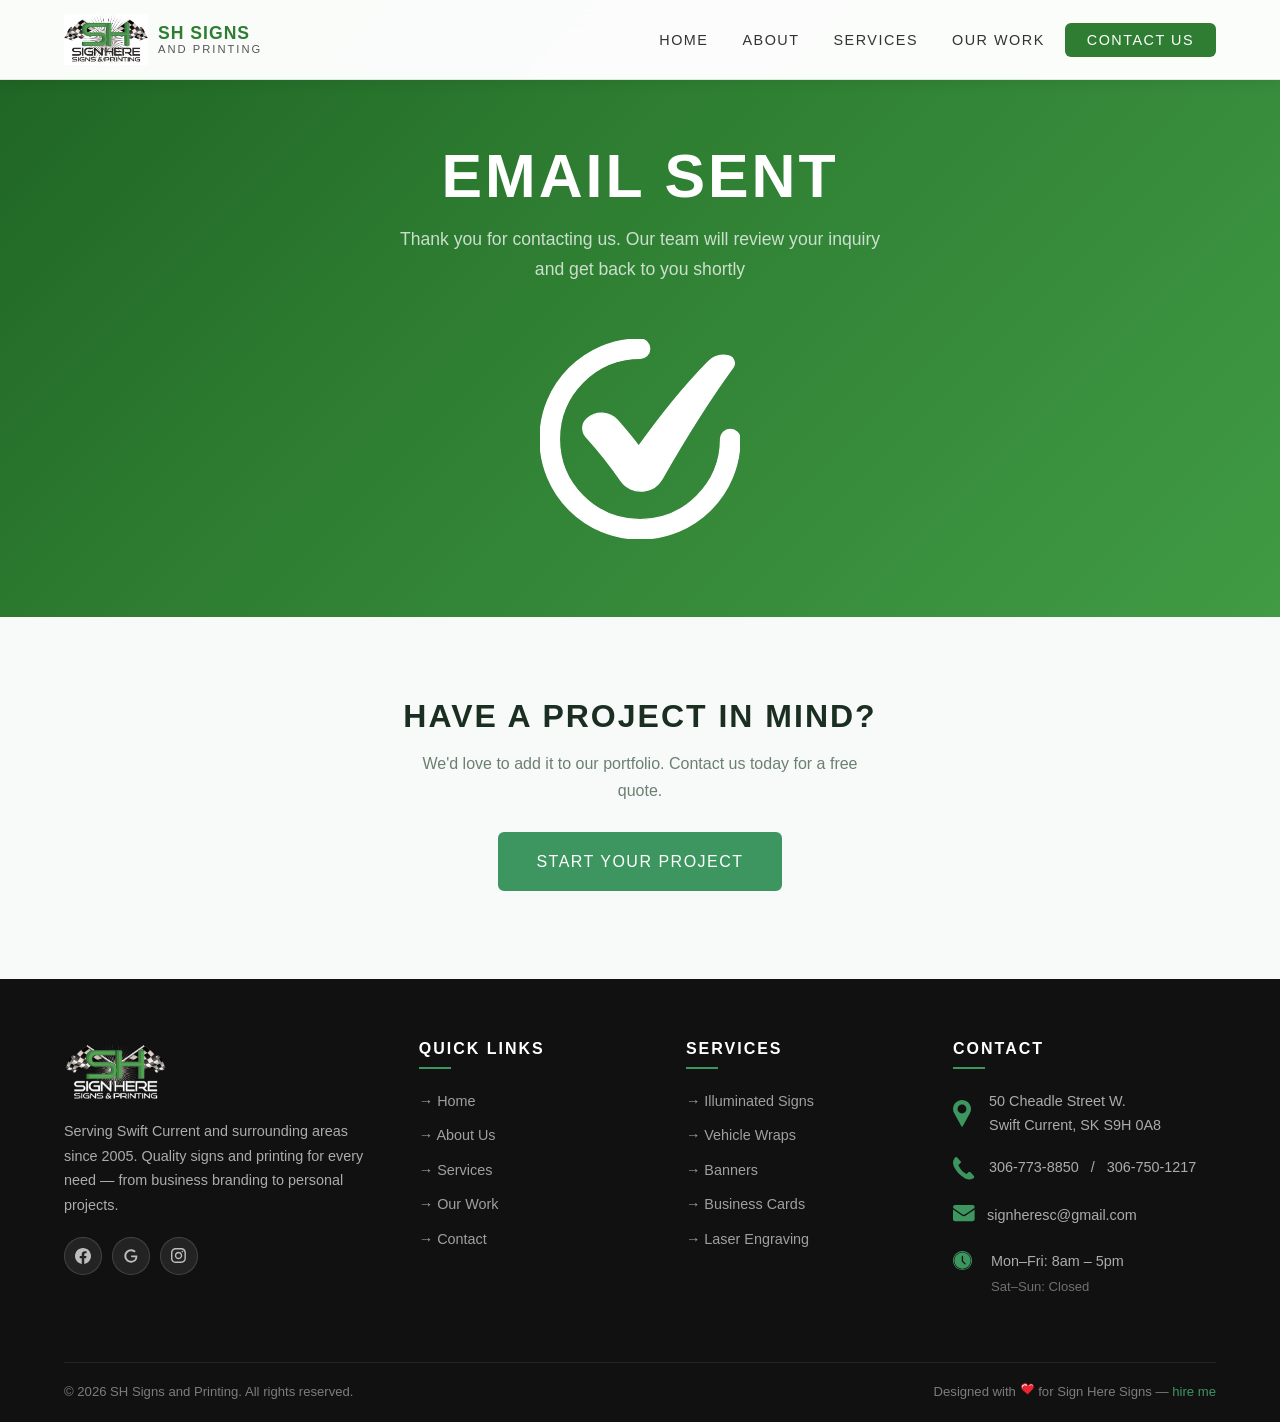
<file: pages/success.html>
<!DOCTYPE html>
<html lang="en">
<head>
  <meta charset="UTF-8">
  <meta name="viewport" content="width=device-width, initial-scale=1.0">
  <meta http-equiv="X-UA-Compatible" content="IE=edge">
  <meta http-equiv="Content-Security-Policy" content="default-src 'self' https: data: 'unsafe-inline' 'unsafe-eval'; img-src 'self' data: https:; font-src 'self' https://fonts.gstatic.com;">
  <meta http-equiv="X-Content-Type-Options" content="nosniff">
  <title>Our Work | Sign Here Signs &amp; Printing – Swift Current, SK</title>
  <link rel="icon" type="image/svg+xml" href="../favicon.svg">
  <meta name="description" content="See our portfolio of completed signage and printing projects — LED signs, vehicle wraps, acrylic signs, banners, and more.">
  <meta name="keywords" content="signs Swift Current, printing Swift Current, vehicle wraps, banners, business signs, LED signs, Saskatchewan signage">
  <meta name="robots" content="success, follow">
  <link rel="canonical" href="https://www.signheresigns.ca/">
  <link rel="preconnect" href="https://fonts.googleapis.com">
  <link rel="preconnect" href="https://fonts.gstatic.com" crossorigin>
  <link href="https://fonts.googleapis.com/css2?family=Oswald:wght@200;300;400;500;600;700&family=Lato:wght@300;400;700&display=swap" rel="stylesheet">
  <link rel="stylesheet" href="../css/main.css">
  <link rel="stylesheet" href="../css/pages.css">
</head>
<body>

<!-- NAVIGATION -->
<nav id="navbar" role="navigation" aria-label="Main Navigation">
  <div class="container nav-inner">
    <a href="../index.html" class="nav-logo" aria-label="Sign Here Signs Home">
      <img src="../images/logo.jpg" alt="Sign Here Signs & Printing Logo" width="52" height="52">
      <div class="nav-logo-text">SH SIGNS<span>AND PRINTING</span>
      </div>
    </a>
    <ul class="nav-menu" role="list">
      <li><a href="../index.html">Home</a></li>
      <li><a href="about.html">About</a></li>
      <li><a href="services.html">Services</a></li>
      <li><a href="work.html">Our Work </a></li>
      <li><a href="contact.html" class="nav-cta">Contact Us</a></li>
    </ul>
    <button class="nav-hamburger" aria-label="Toggle menu" aria-expanded="false" id="hamburger">
      <span></span><span></span><span></span>
    </button>
  </div>
</nav>

<!-- PAGE HEADER -->
<header class="page-header">
  <div class="container">
    <h1>Email Sent</h1>
    <p>Thank you for contacting us. Our team will review your inquiry and get back to you shortly</p><br><br>
    <span class="icon" aria-hidden="true"><svg viewBox="0 0 234.6 234.6" width="200">
<style>
.st0{
  fill:#FFFFFF;
  stroke:#FFFFFF;
  stroke-width:1.5;
  stroke-linecap:round;
  stroke-linejoin:round;
  stroke-dasharray:1200;
  stroke-dashoffset:1200;
  animation: draw 2.5s ease-out forwards, wobble 0.18s ease-in-out 2.5s 8 alternate;
  transform-origin:center;
}
@keyframes draw{
  from{stroke-dashoffset:1200; fill-opacity:0;}
  70%{fill-opacity:0;}
  to{stroke-dashoffset:0; fill-opacity:1;}
}

</style>

<g>
  <path class="st0" d="M117.3,234.6c-15.8,0-31.2-3.1-45.7-9.2c-14-5.9-26.5-14.4-37.3-25.1C23.6,189.5,15.1,177,9.2,163
    C3.1,148.5,0,133.2,0,117.3s3.1-31.2,9.2-45.7c5.9-14,14.4-26.5,25.1-37.3C45.1,23.6,57.7,15.1,71.6,9.2C86.1,3.1,101.5,0,117.3,0
    c6.3,0,11.4,5.1,11.4,11.4s-5.1,11.4-11.4,11.4c-25.2,0-49,9.8-66.8,27.7c-17.8,17.8-27.7,41.6-27.7,66.8s9.8,49,27.7,66.8
    c17.8,17.8,41.6,27.7,66.8,27.7s49-9.8,66.8-27.7s27.7-41.6,27.7-66.8c0-6.3,5.1-11.4,11.4-11.4c6.3,0,11.4,5.1,11.4,11.4
    c0,15.8-3.1,31.2-9.2,45.7c-5.9,14-14.4,26.5-25.1,37.3C189.5,211,177,219.5,163,225.4C148.5,231.5,133.2,234.6,117.3,234.6z"/>
  <g>
    <path class="st0" d="M221.3,19.9c6,1.5,8.6,8.7,4.9,13.7c-27.2,37.2-60.2,90.5-83,130.5c-4.6,8-12.7,13.4-21.9,14.2
      c-0.1,0-0.2,0-0.3,0c-10.3,1-20.3-3.7-26.2-12.2c-12.4-18-26.1-35.2-40.8-51.4c-5.4-6-5.1-15.3,0.9-20.8c0.1-0.1,0.2-0.2,0.3-0.3
      c10.3-9.5,26.5-8.6,35.8,2c9.2,10.5,17.6,20.4,24.8,30.1c24.9-34.9,54.2-71.2,81.3-98.9C203.7,20.3,212.8,17.8,221.3,19.9z"/>
  </g>
</g>
</svg></span>


  </div>
</header>

<!-- EMAIL SUCCESS -->
    
    
    
  


<!-- CTA -->
<section style="background:var(--off-white);padding:80px 0;text-align:center;" aria-labelledby="work-cta-heading">
  <div class="container">
    <h2 style="font-family:'Oswald',sans-serif;font-size:2rem;letter-spacing:2px;text-transform:uppercase;margin-bottom:14px;" class="reveal" id="work-cta-heading">Have a Project in Mind?</h2>
    <p style="color:var(--text-light);max-width:480px;margin:0 auto 28px;" class="reveal">We'd love to add it to our portfolio. Contact us today for a free quote.</p>
    <div class="reveal">
      <a href="contact.html" class="btn btn-primary">Start Your Project</a>
    </div>
  </div>
</section>

<!-- FOOTER -->
<footer role="contentinfo">
  <div class="container">
    <div class="footer-grid">
      <div class="footer-brand">
        <img src="../images/png/logo_white.png" alt="Sign Here Signs & Printing Logo" width="64" height="64">
        <p>Serving Swift Current and surrounding areas since 2005. Quality signs and printing for every need — from business branding to personal projects.</p>
        <div class="footer-socials">
          <a href="https://www.facebook.com/sign.signs" target="_blank" rel="noopener noreferrer" aria-label="Facebook">
            <svg width="16" height="16" viewBox="0 0 24 24" fill="currentColor" aria-hidden="true"><path d="M24 12.073c0-6.627-5.373-12-12-12s-12 5.373-12 12c0 5.99 4.388 10.954 10.125 11.854v-8.385H7.078v-3.47h3.047V9.43c0-3.007 1.792-4.669 4.533-4.669 1.312 0 2.686.235 2.686.235v2.953H15.83c-1.491 0-1.956.925-1.956 1.874v2.25h3.328l-.532 3.47h-2.796v8.385C19.612 23.027 24 18.062 24 12.073z"/></svg>
          </a>
          <a href="https://www.google.com/search?sca_esv=516c7d9f503f7416&rlz=1C1PNBB_enPH1158PH1158&sxsrf=ANbL-n7bKEoaVQSa3A9bMGZte54_b7y3lg:1780491302475&si=AL3DRZHrmvnFAVQPOO2Bzhf8AX9KZZ6raUI_dT7DG_z0kV2_x_lG4kUCnuw3X_PSFz5sjS7cGm407oRcO-1PHJi2bkcAo6SmpMbk2y2PmM0gn7NehJ7FiroXHPZEqHxNwiuZ-EO7xLgZnw7rovccYuZUv94QKRDe_w%3D%3D&q=Sign+Here+Signs+%26+Printing+Reviews&sa=X&ved=2ahUKEwjM--_8juuUAxWvgVYBHeNnNYwQ0bkNegQIJBAI&biw=1920&bih=911&dpr=1#" target="_blank" rel="noopener noreferrer" aria-label="Google">
            <svg width="16" height="16" viewBox="0 0 24 24" fill="currentColor" aria-hidden="true"><path d="M21.35 11.1H12.18V13.83H18.69C18.36 17.64 15.19 19.27 12.19 19.27C8.36 19.27 5 16.25 5 12C5 7.9 8.2 4.73 12.2 4.73C15.29 4.73 17.1 6.7 17.1 6.7L19 4.72C19 4.72 16.56 2 12.1 2C6.42 2 2.03 6.8 2.03 12C2.03 17.05 6.16 22 12.25 22C17.6 22 21.5 18.33 21.5 12.91C21.5 11.76 21.35 11.1 21.35 11.1Z"/></svg>
          </a>
          <a href="#" target="_blank" rel="noopener noreferrer" aria-label="Instagram">
            <svg width="16" height="16" viewBox="0 0 24 24" fill="currentColor" aria-hidden="true"><path d="M22.4,6.7c0-0.3,0-0.6-0.1-0.8C21.8,2.4,19,0,15.5,0H6.8c-1,0-2,0.2-2.9,0.6C1.4,1.9,0.1,3.9,0,6.8c0,2.9,0,5.8,0,8.7
            c0,0.5,0,0.9,0.1,1.4c0.5,2.9,3.1,5.4,6,5.5c1.7,0.1,3.4,0,5,0v0c1.5,0,2.9,0,4.4,0c0.5,0,0.9,0,1.4-0.1c3.2-0.7,5.4-3.3,5.4-6.5
            C22.4,12.7,22.4,9.7,22.4,6.7z M20.3,15.5c0,2.8-2,4.8-4.8,4.8c-2.9,0-5.8,0-8.7,0c-2.7,0-4.7-2-4.7-4.7c0-2.9,0-5.8,0-8.8
            c0-2.7,2-4.7,4.7-4.7c1.5,0,2.9,0,4.4,0h4.3c2.7,0,4.7,2,4.7,4.7V15.5z"/><path d="M11.3,5.7c-3,0-5.5,2.5-5.5,5.5c0,3.1,2.4,5.5,5.5,5.5c3,0,5.5-2.4,5.5-5.5C16.8,8.2,14.3,5.7,11.3,5.7z M11.3,14.7
            c-1.9,0-3.5-1.6-3.5-3.5c0-1.9,1.6-3.5,3.5-3.5c1.9,0,3.5,1.6,3.5,3.5C14.8,13.1,13.2,14.7,11.3,14.7z"/><path d="M17.1,4c-0.7,0-1.3,0.6-1.3,1.3c0,0.7,0.6,1.3,1.3,1.3c0.7,0,1.3-0.6,1.3-1.3C18.4,4.6,17.8,4,17.1,4z"/></svg>
          </a>
        </div>
      </div>

      <div class="footer-col">
        <h4>Quick Links</h4>
        <ul>
          <li><a href="../index.html">&#8594; Home</a></li>
          <li><a href="about.html">&#8594; About Us</a></li>
          <li><a href="services.html">&#8594; Services</a></li>
          <li><a href="work.html">&#8594; Our Work</a></li>
          <li><a href="contact.html">&#8594; Contact</a></li>
        </ul>
      </div>

      <div class="footer-col">
        <h4>Services</h4>
        <ul>
          <li><a href="services.html">&#8594; Illuminated Signs</a></li>
          <li><a href="services.html">&#8594; Vehicle Wraps</a></li>
          <li><a href="services.html">&#8594; Banners</a></li>
          <li><a href="services.html">&#8594; Business Cards</a></li>
          <li><a href="services.html">&#8594; Laser Engraving</a></li>
        </ul>
      </div>

      <div class="footer-col">
        <h4>Contact</h4>
        <div class="footer-contact-item">
          <span class="icon" aria-hidden="true"><svg width="24" height="42" viewBox="0 0 24 24" fill="currentColor" aria-hidden="true"><path d="M8.8,26.8c-0.1-0.2-0.3-0.3-0.4-0.5c-2.4-4.3-4.8-8.7-7.2-13c-0.9-1.6-1.3-3.4-1.1-5.3c0.4-3.2,2-5.7,5-7.1
  c3-1.5,6-1.3,8.9,0.6c2.2,1.5,3.5,3.6,3.9,6.2c0.3,2-0.1,3.8-1,5.5c-2.4,4.3-4.8,8.7-7.2,13c-0.1,0.2-0.3,0.3-0.4,0.5
  C9,26.8,8.9,26.8,8.8,26.8z M9,4.5c-2.4,0-4.4,1.9-4.5,4.4c-0.1,2.4,1.9,4.5,4.4,4.5c2.5,0,4.5-1.9,4.5-4.4C13.4,6.6,11.4,4.5,9,4.5
  z"/></svg></span>
          <div><a href="https://www.google.com/maps?ll=50.28328,-107.801058&z=16&t=m&hl=en-GB&gl=US&mapclient=embed&q=50+Cheadle+St+W+Swift+Current,+SK+S9H+0A8">50 Cheadle Street W.<br>Swift Current, SK S9H 0A8</a></div>
        </div>
        <div class="footer-contact-item">
          <span class="icon" aria-hidden="true"><svg width="24" height="24" viewBox="0 0 24 24" fill="currentColor" aria-hidden="true"><path d="M13.4,17.1c0.7-0.7,1.4-1.3,2-1.9c0.8-0.7,1.5-0.7,2.2,0.1c1,1.1,2.1,2.3,3.1,3.4c0.8,0.9,0.7,1.8-0.3,2.5
  c-1.2,0.9-2.6,1.1-4.1,1.2c-1.9,0.1-3.6-0.6-5.2-1.6C6.7,18,3.2,14.4,1,9.7C0.7,9,0.4,8.3,0.3,7.6C-0.4,5,0.3,2.8,1.9,0.8
  C2,0.6,2.2,0.5,2.4,0.3C3-0.2,3.7-0.1,4.2,0.5c0.9,0.9,1.7,1.9,2.5,2.8C7,3.6,7.3,3.9,7.5,4.1c0.6,0.7,0.6,1.4-0.1,2.1
  C6.8,6.7,6.2,7.3,5.5,7.9C5.4,8,5.3,8.1,5.4,8.3c1.2,2.5,2.6,4.8,4.9,6.6C11.3,15.6,12.3,16.3,13.4,17.1z"/></svg></span>
          <div><a href="tel:3067738850">306-773-8850</a></div> / <div><a href="tel:3067501217">306-750-1217</a></div>
        </div>
        <div class="footer-contact-item">
          <span class="icon" aria-hidden="true"><svg width="22" height="22" viewBox="0 0 24 24" fill="currentColor" aria-hidden="true"> <path d="M23.6,5c0,3.6,0,7.2,0,10.9c0,0,0,0,0,0c-0.3,1.3-1.1,1.8-2.4,1.8c-6.3,0-12.6,0-18.9,0c-0.1,0-0.2,0-0.2,0
    c-1.2,0-2.2-1-2.2-2.2C0,12,0,8.6,0,5.2C0,5.1,0,5,0,5c0,0,0.1,0,0.1,0c3.2,2.1,6.4,4.3,9.6,6.4c1.4,1,2.8,1,4.3,0
    c2.9-1.9,5.7-3.8,8.6-5.7C22.9,5.5,23.3,5.2,23.6,5z"/>
  <path d="M23.6,2.5c-0.1,0.2-0.1,0.5-0.3,0.7c-0.2,0.3-0.4,0.6-0.7,0.7c-3.2,2.2-6.4,4.3-9.7,6.4c-0.8,0.5-1.6,0.5-2.4,0
    C7.4,8.2,4.2,6.1,0.9,3.9C0.2,3.4-0.2,2.5,0.1,1.6c0.3-0.9,1-1.5,2-1.6c0.1,0,0.1,0,0.2,0c6.3,0,12.7,0,19,0c1.1,0,1.9,0.6,2.2,1.5
    c0,0.1,0.1,0.3,0.1,0.4C23.6,2.1,23.6,2.3,23.6,2.5z"/></svg></span>
          <div><a href="mailto:signheresc@gmail.com">signheresc@gmail.com</a></div>
        </div>
        <div class="footer-contact-item">
          <span class="icon" aria-hidden="true"><svg width="26" height="26" viewBox="0 0 24 24" fill="currentColor" aria-hidden="true"><path d="M8.8,17.6C4,17.6,0,13.7,0,8.8C0,4,4,0,8.8,0c4.9,0,8.8,4,8.8,8.8C17.6,13.7,13.7,17.6,8.8,17.6z M8.8,0.9c-4.4,0-8,3.6-8,8
  c0,4.4,3.6,8,8,8c4.4,0,8-3.6,8-8C16.8,4.4,13.2,0.9,8.8,0.9z"/>
<path d="M8.8,1.3c-4.1,0-7.5,3.4-7.5,7.5c0,4.1,3.4,7.5,7.5,7.5c4.1,0,7.5-3.4,7.5-7.5S12.9,1.3,8.8,1.3z M11.6,12.3
  c-0.1,0.1-0.3,0.2-0.4,0.2s-0.3-0.1-0.4-0.2L8.1,9.6V5c0-0.3,0.3-0.6,0.6-0.6c0.3,0,0.6,0.3,0.6,0.6v4.2l2.3,2.3
  C11.9,11.7,11.9,12,11.6,12.3z"/></svg></span>
          <div>Mon–Fri: 8am – 5pm<br><span style="color:rgba(255,255,255,0.4);font-size:0.82rem">Sat–Sun: Closed</span></div>
        </div>
      </div>
    </div>

    <div class="footer-bottom">
      <p>&copy; 2026 SH Signs and Printing. All rights reserved.</p>
      <p class="footer-credit">Designed with <svg xmlns="http://www.w3.org/2000/svg" viewBox="0 0 14 14" with="15" height="15"><style>@keyframes heartbeat{0%,25%,55%,to{transform:scale(1)}15%{transform:scale(1.08)}40%{transform:scale(1.15)}}.st1{fill:#261f1d}.st2{fill:#fff}</style><g style="transform-origin:center;transform-box:fill-box;animation:heartbeat 1.8s ease-in-out infinite"><path d="M7 12.3q.15.15.3 0c.6-.5 2.7-2.5 3.4-3.1.8-.8 4-3.6 1.6-5.8-1.5-1.4-3.5-.7-4.8.6 0 0-1.1-2.9-3.7-2S.4 5 1.1 6.7c.8 1.7 2.8 3.4 5.9 5.6" style="fill:#eb2530"/><path d="M4.7 2c-.6 0-1.1.1-1.6.4-1 .6-1.9 1.7-2 2.9 0 .6.2 1.2.5 1.8.7 1.2 1.7 2.1 2.7 3 .8.7 1.5 1.3 2.3 1.9.1.1.2.1.2.2-.5-.3-.9-.6-1.4-.9-.6-.4-1.1-.8-1.6-1.2l-.5-.4c-.6-.6-1.3-1.3-1.8-2-.3-.6-.6-1.2-.7-1.8s0-1.3.3-1.8q.3-.75.9-1.2c.5-.4 1-.8 1.6-1 .3-.1.7-.2 1-.2s.7 0 1 .2c.1 0 .3.1.4.1.4.2.7.5.9.8l.2.4c0 .1.2.3.1.4-.1-.3-.3-.5-.5-.7-.2-.3-.5-.6-.9-.7C5.5 2 5.1 2 4.7 2M9.9 10c.6-.5 1.1-.9 1.6-1.5.9-.9 1.8-2 1.8-3.4 0-.6-.2-1.2-.6-1.6-.5-.6-1.2-1-2-1s-1.6.2-2.2.6c-.4.2-.7.5-.8.8.6-.6 1.3-1 2.1-1.1.6-.1 1.3 0 1.8.3 1.1.6 1.5 2 1 3.1-.2.4-.4.9-.7 1.2-.9 1.1-1.9 2-2.9 3-.5.4-.9.9-1.3 1.4-.1.1-.2.3-.3.4h.1c.5-.7 1.2-1.2 1.8-1.8z" class="st1"/><path d="M4.8 3c.6 0 1.1.1 1.5.5.3.3.4.7.1 1-.1.1-.2.2-.4 0-.3-.3-.7-.5-1.1-.5-.6 0-1.1.1-1.5.4-.5.3-.8.7-.9 1.3v.1c0 .1-.1.2-.2.2-.2 0-.2-.1-.3-.2 0-.2-.1-.3-.1-.5-.1-.5.1-.9.5-1.3.6-.6 1.2-.8 2-1zM10.3 3.2q.75 0 1.2.3c.2.2.4.4.4.7 0 .1-.1.2-.2.2s-.2 0-.3-.1c-.4-.5-.9-.5-1.4-.4-.4.1-.7.3-.9.7 0 .1-.1.1-.2.1s-.1-.1-.1-.2c-.1-.5.2-.9.8-1.1.2-.1.5-.2.7-.2" class="st2"/></g></svg> for Sign Here Signs &mdash; <a href="mailto:addesign.creatives@gmail.com">hire me</a></p>
    </div>
  </div>
</footer>

<script src="../js/main.js"></script>
</body>
</html>
</file>
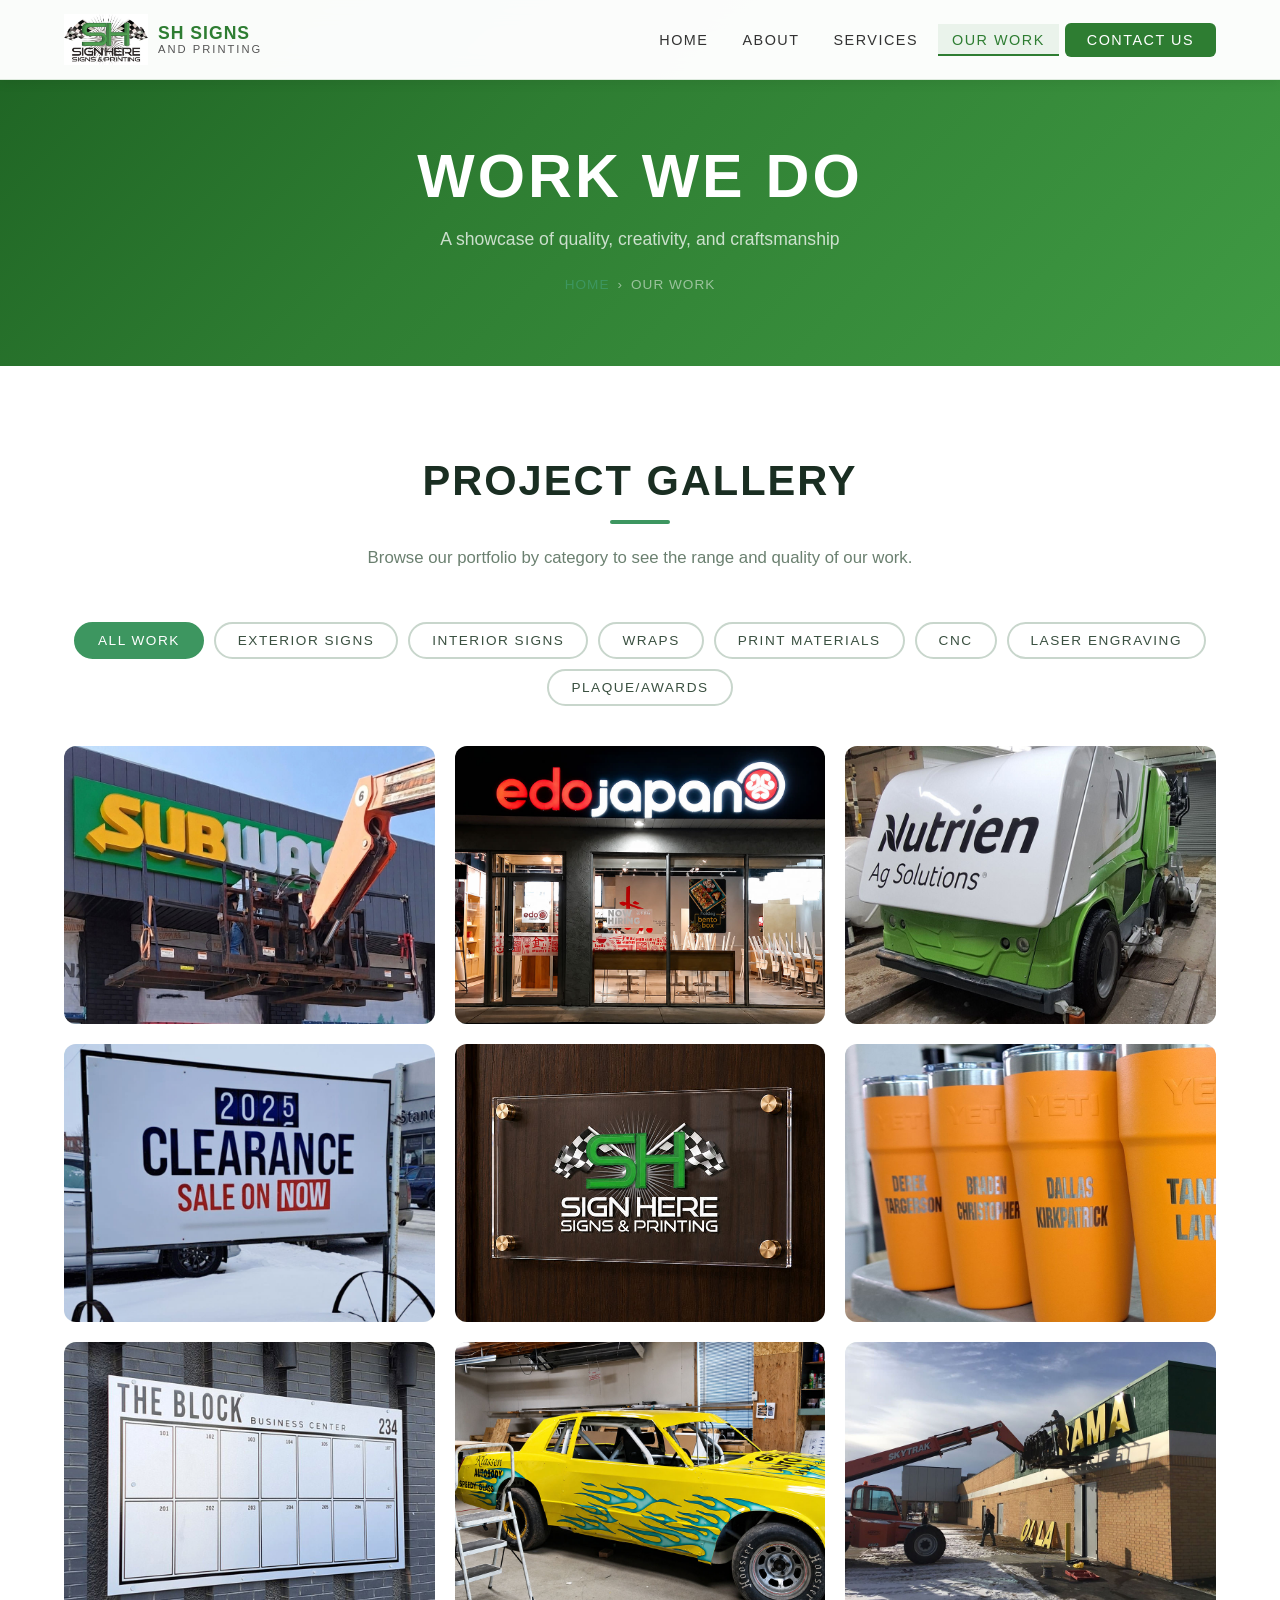
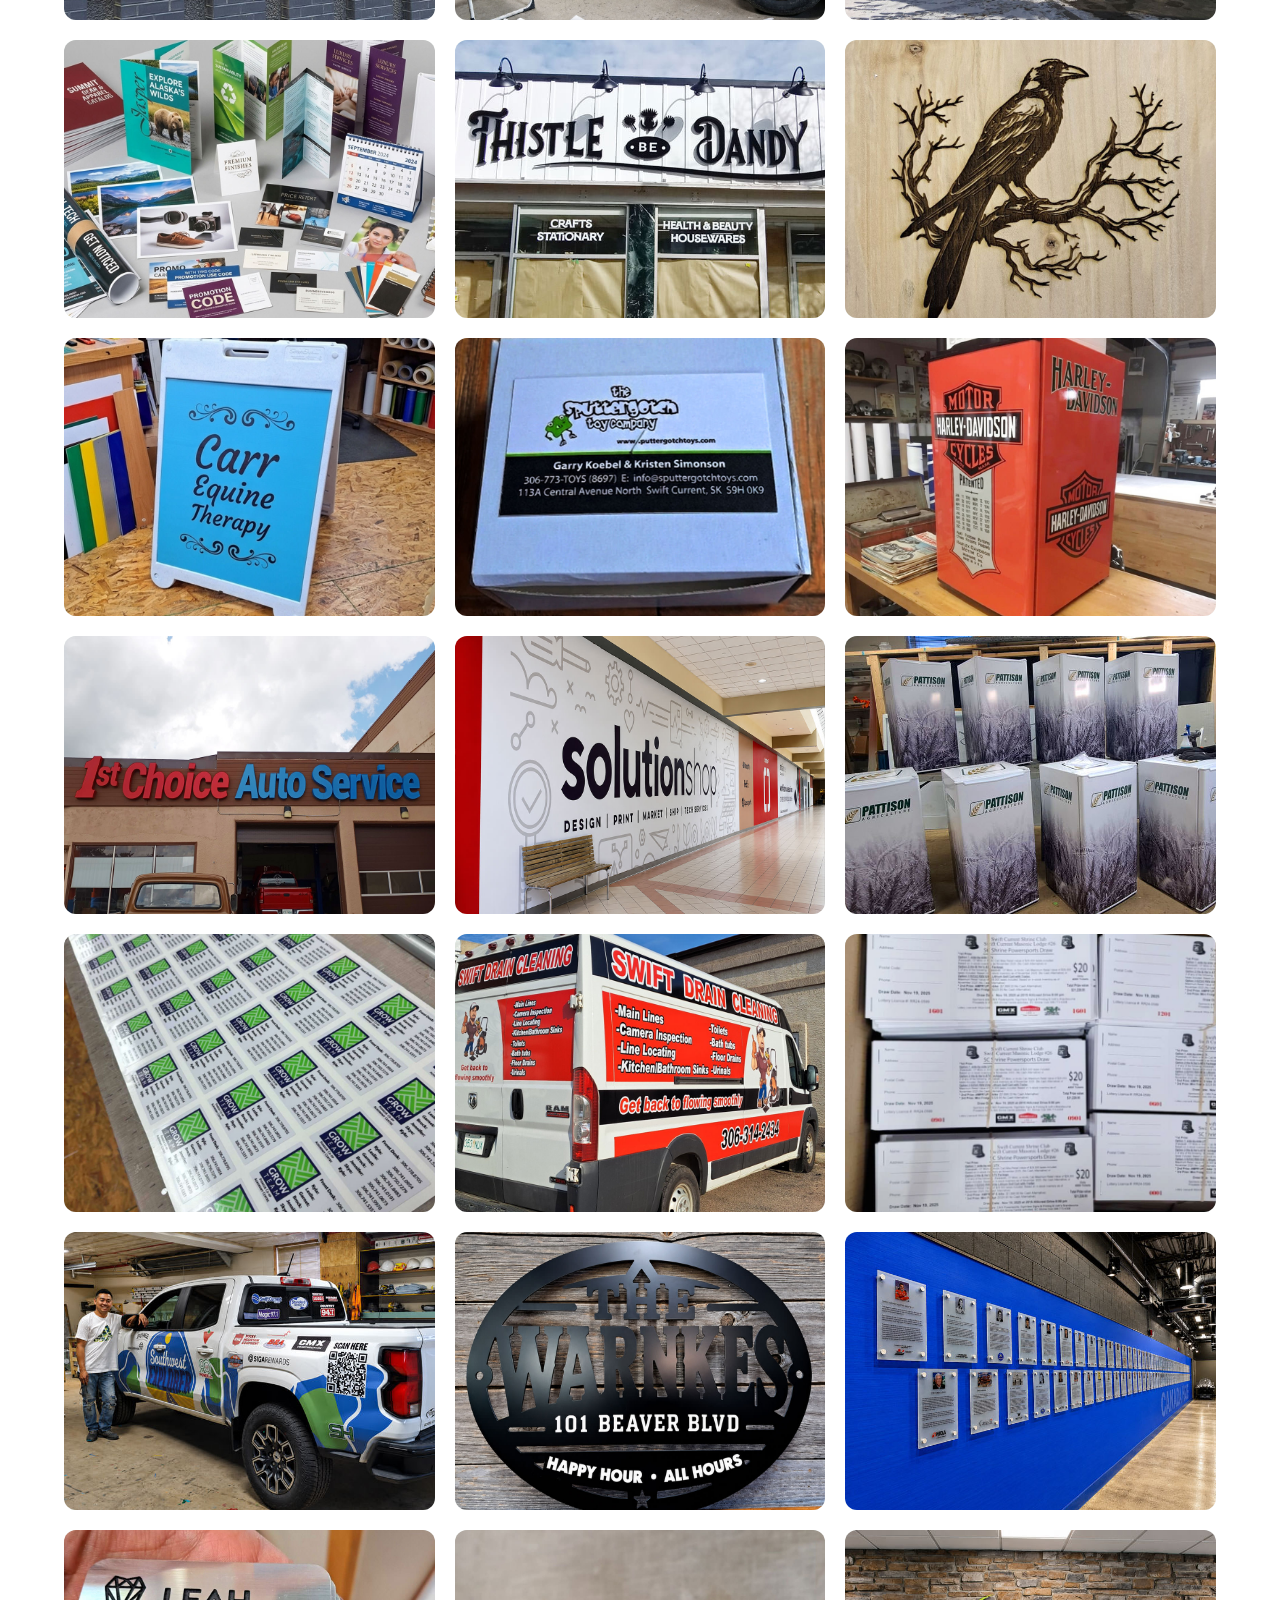
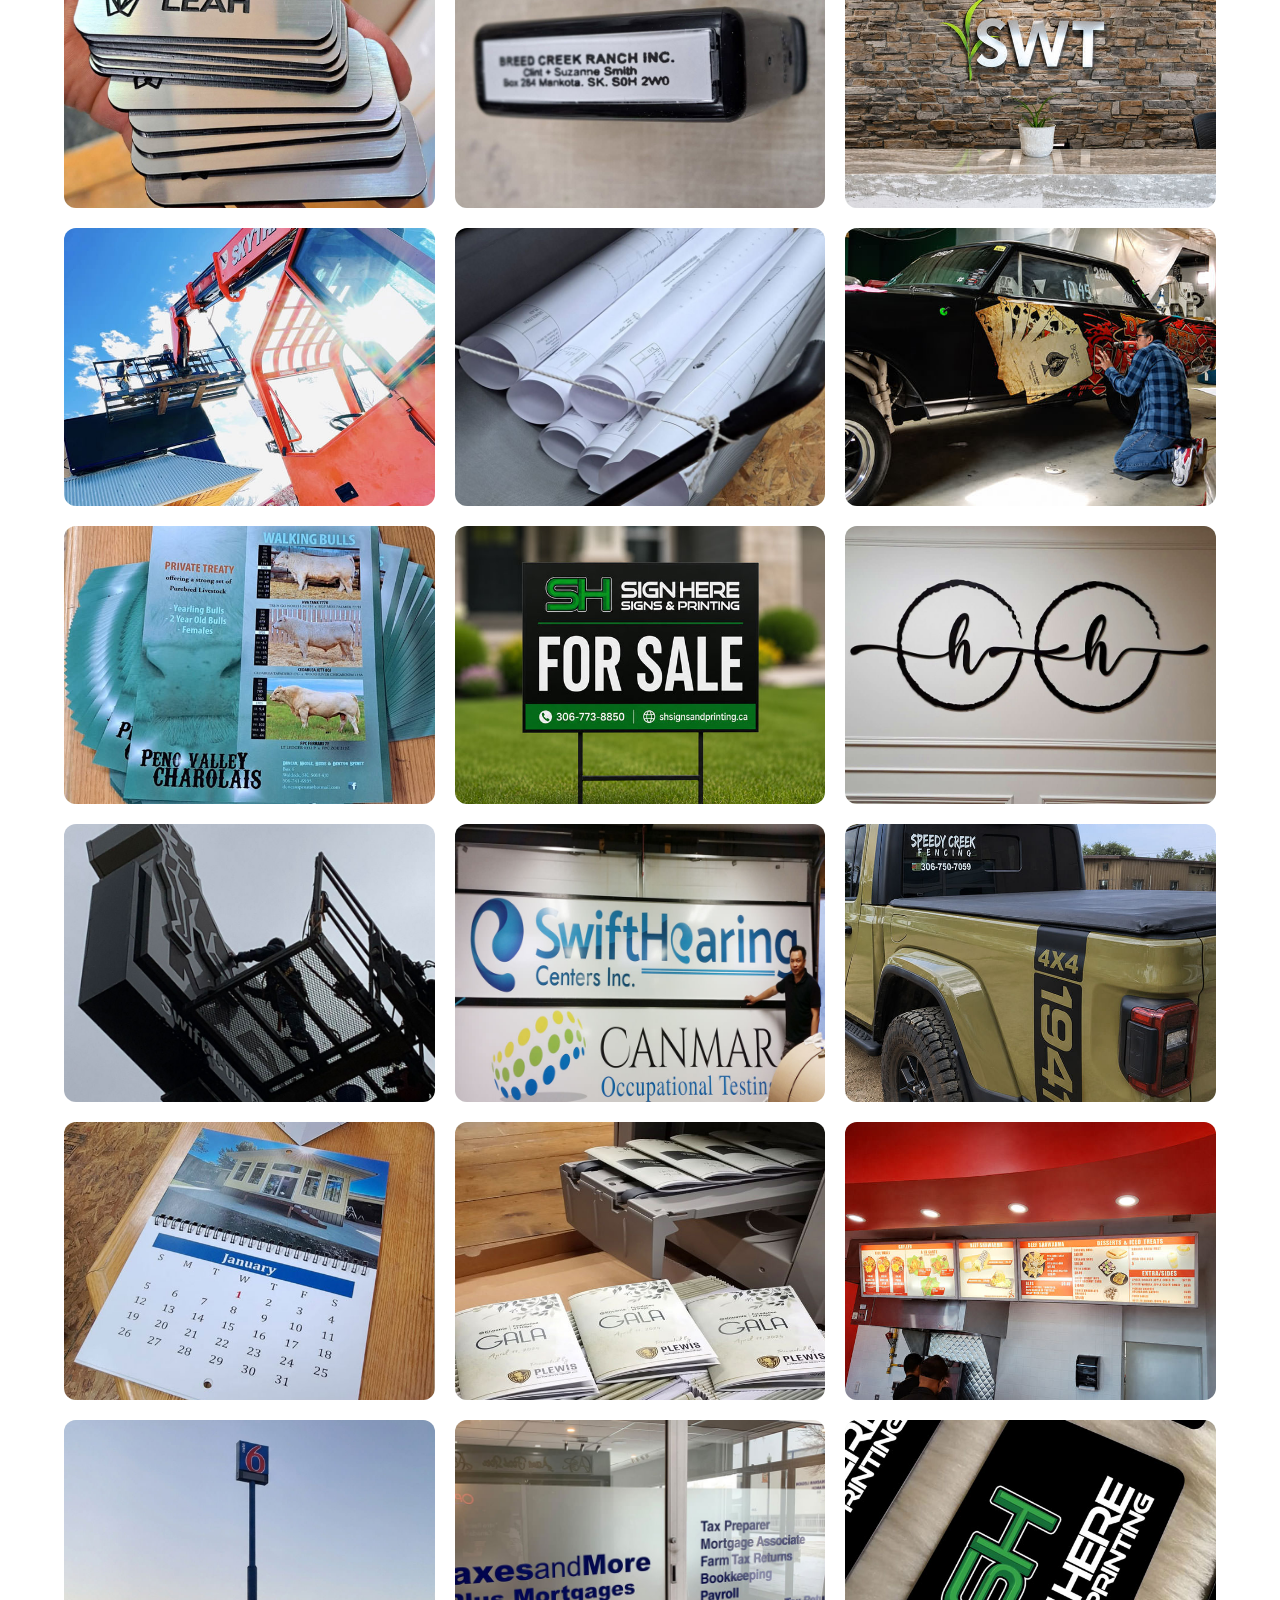
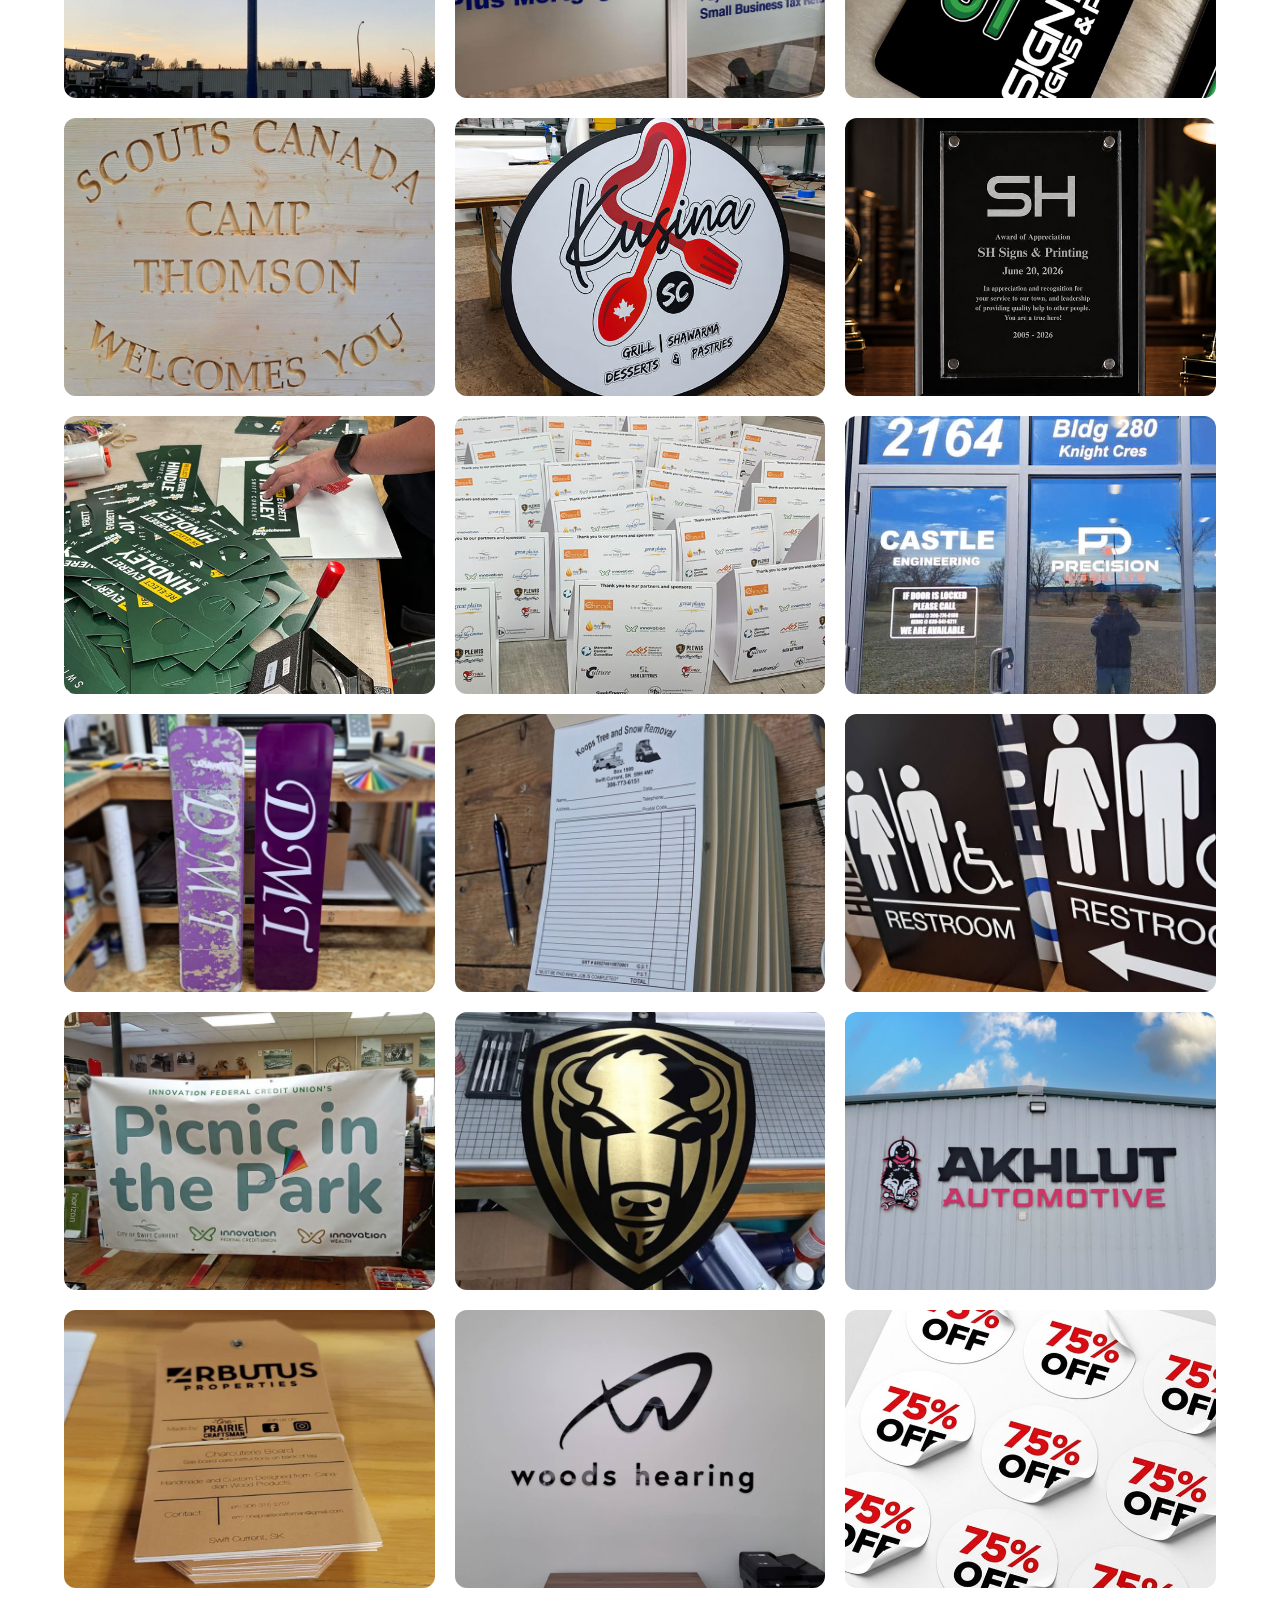
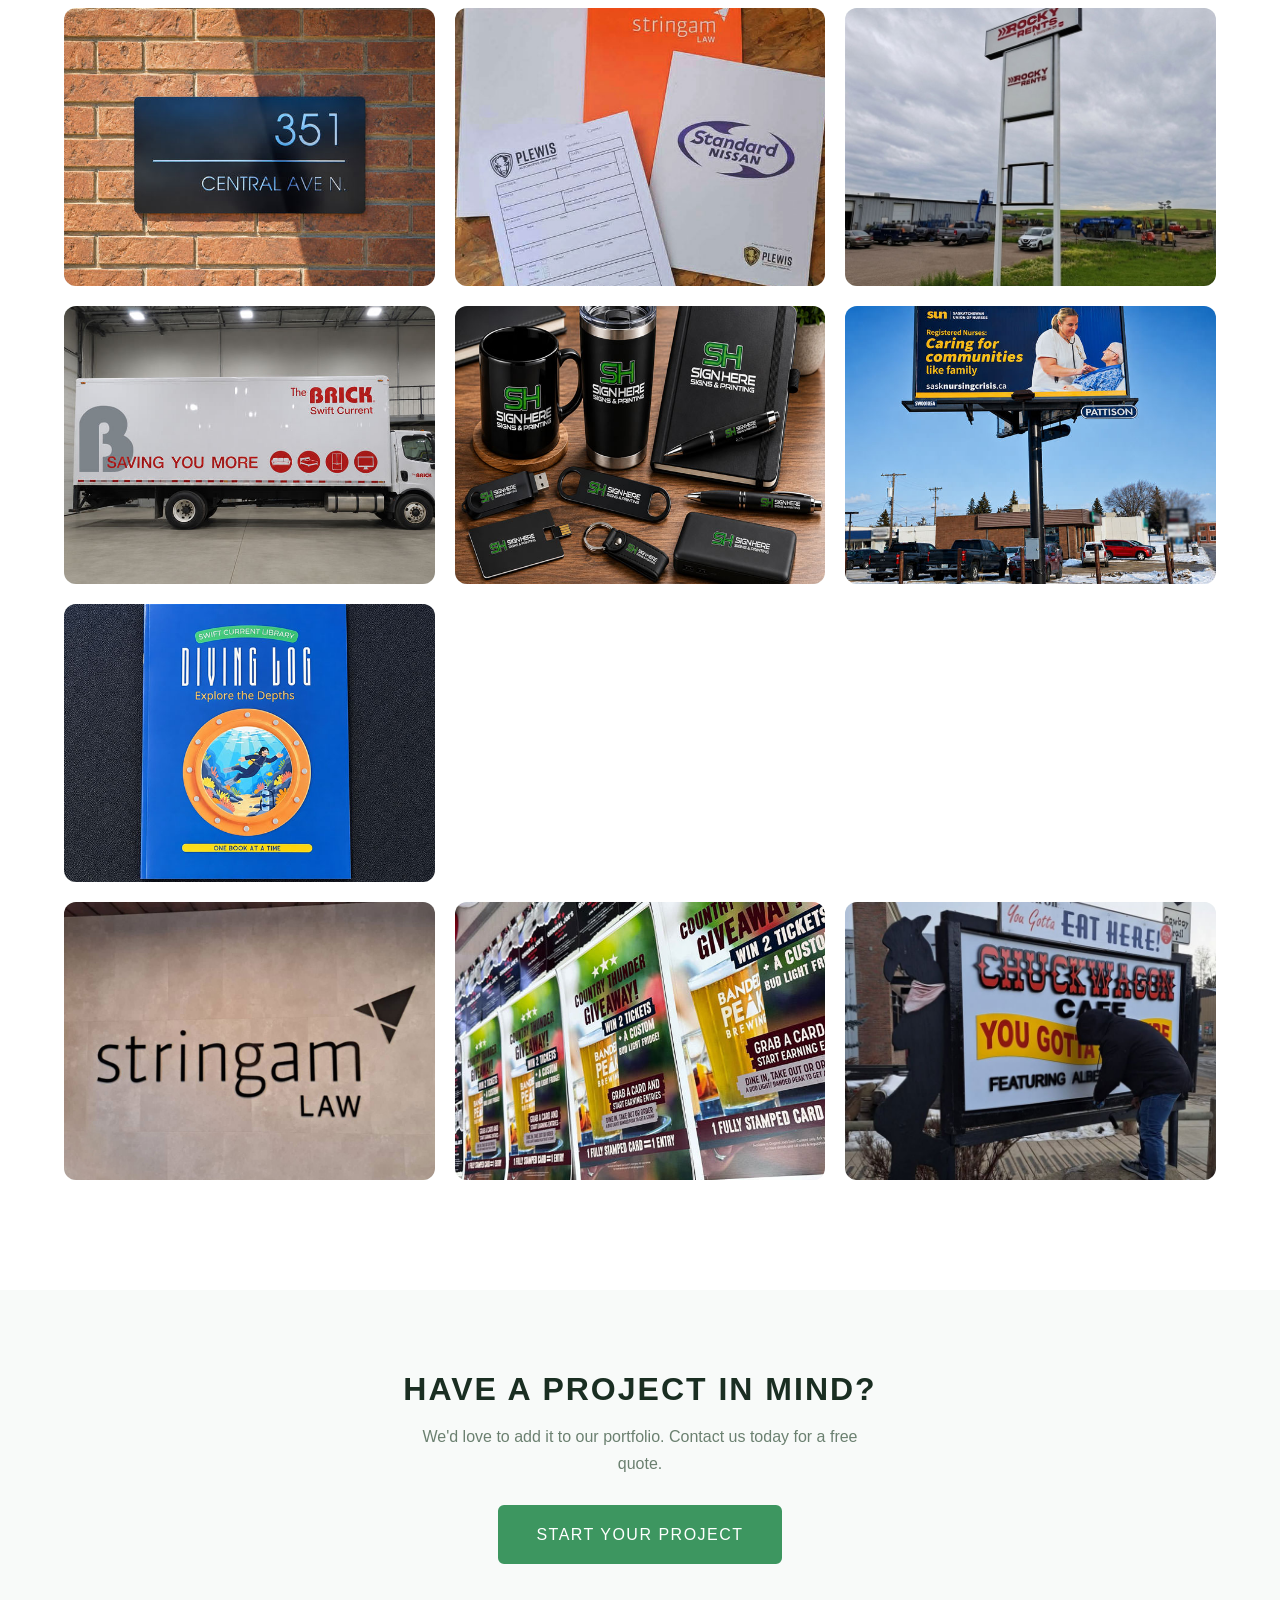
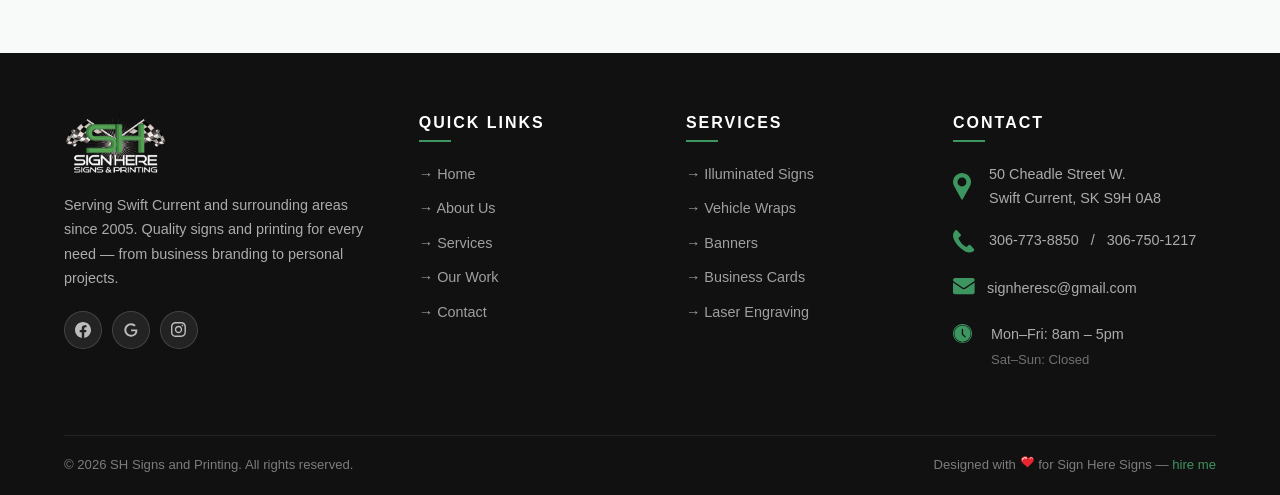
<file: pages/work.html>
<!DOCTYPE html>
<html lang="en">
<head>
  <meta charset="UTF-8">
  <meta name="viewport" content="width=device-width, initial-scale=1.0">
  <meta http-equiv="X-UA-Compatible" content="IE=edge">
    <!-- Security headers via meta -->
  <meta http-equiv="Content-Security-Policy" content="default-src 'self' https: data: 'unsafe-inline' 'unsafe-eval'; img-src 'self' data: https:; font-src 'self' https://fonts.gstatic.com;">
  <meta http-equiv="X-Content-Type-Options" content="nosniff">
  <meta http-equiv="Referrer-Policy" content="strict-origin-when-cross-origin">
  
  <meta http-equiv="Content-Security-Policy" content="default-src 'self' https: data: 'unsafe-inline' 'unsafe-eval'; img-src 'self' data: https:; font-src 'self' https://fonts.gstatic.com;">
  <meta http-equiv="X-Content-Type-Options" content="nosniff">
  <title>Our Work | Sign Here Signs &amp; Printing – Swift Current, SK</title>
  <link rel="icon" type="image/svg+xml" href="../favicon.svg">
  <meta name="description" content="See our portfolio of completed signage and printing projects — LED signs, vehicle wraps, acrylic signs, banners, and more.">
  <meta name="keywords" content="signs Swift Current, printing Swift Current, vehicle wraps, banners, business signs, LED signs, Saskatchewan signage">
  <meta name="robots" content="work, follow">
  <link rel="canonical" href="https://www.signheresigns.ca/">
  <link rel="preconnect" href="https://fonts.googleapis.com">
  <link rel="preconnect" href="https://fonts.gstatic.com" crossorigin>
  <link href="https://fonts.googleapis.com/css2?family=Oswald:wght@200;300;400;500;600;700&family=Lato:wght@300;400;700&display=swap" rel="stylesheet">
  <link rel="stylesheet" href="../css/main.css">
  <link rel="stylesheet" href="../css/pages.css">
</head>
<body>

<!-- NAVIGATION -->
<nav id="navbar" role="navigation" aria-label="Main Navigation">
  <div class="container nav-inner">
    <a href="../index.html" class="nav-logo" aria-label="Sign Here Signs Home">
      <img src="../images/logo.jpg" alt="Sign Here Signs & Printing Logo" width="52" height="52">
      <div class="nav-logo-text">SH SIGNS<span>AND PRINTING</span>
      </div>
    </a>
    <ul class="nav-menu" role="list">
      <li><a href="../index.html">Home</a></li>
      <li><a href="about.html">About</a></li>
      <li><a href="services.html">Services</a></li>
      <li><a href="work.html" class="active">Our Work</a></li>
      <li><a href="contact.html" class="nav-cta">Contact Us</a></li>
    </ul>
    <button class="nav-hamburger" aria-label="Toggle menu" aria-expanded="false" id="hamburger">
      <span></span><span></span><span></span>
    </button>
  </div>
</nav>

<!-- PAGE HEADER -->
<header class="page-header">
  <div class="container">
    <h1>Work We Do</h1>
    <p>A showcase of quality, creativity, and craftsmanship</p>
    <nav class="breadcrumb" aria-label="Breadcrumb">
      <a href="../index.html">Home</a>
      <span>›</span>
      <span aria-current="page">Our Work</span>
    </nav>
  </div>
</header>

<!-- GALLERY -->
<section class="section-pad" style="background:var(--white);" aria-labelledby="gallery-heading">
  <div class="container">
    <h2 class="section-title reveal" id="gallery-heading">Project Gallery</h2>
    <span class="section-line reveal" aria-hidden="true"></span>
    <p class="section-subtitle reveal">Browse our portfolio by category to see the range and quality of our work.</p>

    <!-- Filters -->
    <div class="work-filters reveal" role="group" aria-label="Gallery filter buttons">
      <button class="filter-btn active" data-filter="all">All Work</button>
      <button class="filter-btn" data-filter="exsigns">Exterior Signs</button>
      <button class="filter-btn" data-filter="insigns">Interior Signs</button>
      <button class="filter-btn" data-filter="wraps">Wraps</button>
      <button class="filter-btn" data-filter="print">Print Materials</button>
      <button class="filter-btn" data-filter="cnc">CNC</button>
      <button class="filter-btn" data-filter="laser">Laser Engraving</button>
      <button class="filter-btn" data-filter="awards">Plaque/Awards</button>
    </div>

    <div class="work-grid" aria-label="Project portfolio grid">

      <div class="work-item reveal" data-category="exsigns" role="img" aria-label="Exterior building sign project">
        <div class="work-placeholder"><img src="../images/exterior_sign.jpg" alt="Building Exterior Signs"></div>
        <div class="work-hover">
          <h4>Building Exterior Sign</h4>
          <p>Exterior Signs</p>
        </div>
      </div>


      <div class="work-item reveal" data-category="exsigns" role="img" aria-label="LED Exterior building sign project">
        <div class="work-placeholder"><img src="../images/exterior_edojapan.jpg" alt="Building Exterior Signs"></div>
        <div class="work-hover">
          <h4>LED Exterior Sign</h4>
          <p>LED Building Signs</p>
        </div>
      </div>


      <div class="work-item reveal" data-category="wraps" role="img" aria-label="Full vehicle wrap project">
        <div class="work-placeholder"><img src="../images/vehicle_fullwrap.jpg" alt="Full Vehicle Wrap"></div>
        <div class="work-hover">
          <h4>Full Vehicle Wrap</h4>
          <p>Vehicle Wraps</p>
        </div>
      </div>

      <div class="work-item reveal" data-category="exsigns" role="img" aria-label="Portable Signs project">
        <div class="work-placeholder"><img src="../images/portable_sign.jpg" alt="Portable Signs"></div>
        <div class="work-hover">
          <h4>Portable Sign</h4>
          <p>Sales and Rentals</p>
        </div>
      </div>

      <div class="work-item reveal" data-category="insigns" role="img" aria-label="Acrylic sign project">
        <div class="work-placeholder"><img src="../images/acrylic_sign.jpg" alt="Acrylic Signs"></div>
        <div class="work-hover">
          <h4>Sticker with Acrylic Signage</h4>
          <p>Interior Sign</p>
        </div>
      </div>

      <div class="work-item reveal" data-category="laser" role="img" aria-label="Laser engraved award project">
        <div class="work-placeholder"><img src="../images/laser_thumbler.jpg" alt="Laser Engraving"></div>
        <div class="work-hover">
          <h4>Customized Thumbler</h4>
          <p>Laser Engraving</p>
        </div>
      </div>

      <div class="work-item reveal" data-category="exsigns" role="img" aria-label="Diabond panel sign project">
        <div class="work-placeholder"><img src="../images/panel_sign.jpg" alt="Diabond Panel Signs"></div>
        <div class="work-hover">
          <h4>Diabond Panel Signs</h4>
          <p>Exterior Signs</p>
        </div>
      </div>


      <div class="work-item reveal" data-category="wraps" role="img" aria-label="Car wrap project">
        <div class="work-placeholder"><img src="../images/wrap_klassen.jpg" alt="Car wrap"></div>
        <div class="work-hover">
          <h4>Sticker Car Wrap</h4>
          <p>Personalised Design Wraps</p>
        </div>
      </div>


      <div class="work-item reveal" data-category="exsigns" role="img" aria-label="LED storefront sign project">
        <div class="work-placeholder"><img src="../images/LED_store_front.jpg" alt="LED Store Front"></div>
        <div class="work-hover">
          <h4>LED Storefront Sign</h4>
          <p>LED Signs</p>
        </div>
      </div>

      <div class="work-item reveal" data-category="print" role="img" aria-label="Marketing Print Suite">
        <div class="work-placeholder"><img src="../images/print_materials.jpg" alt="Print Materials"></div>
        <div class="work-hover">
          <h4>Marketing Print Suite</h4>
          <p>Any kind of Paper Materials</p>
        </div>
      </div>

      <div class="work-item reveal" data-category="cnc" role="img" aria-label="CNC cut dimensional letter project">
        <div class="work-placeholder"><img src="../images/dimensional_letters.jpg" alt="CNC Dimensional Letters"></div>
        <div class="work-hover">
          <h4>CNC Dimensional Letters</h4>
          <p>Precise cutting with CNC machine</p>
        </div>
      </div>

      <div class="work-item reveal" data-category="laser" role="img" aria-label="Laser engraved wood sign project">
        <div class="work-placeholder"><img src="../images/wood_engraving.jpg" alt="Laser Wood Engraving"></div>
        <div class="work-hover">
          <h4>Your Artwork</h4>
          <p>Wood with Laser Engraving</p>
        </div>
      </div>

      <div class="work-item reveal" data-category="insigns" role="img" aria-label="Sandwich board sign project">
        <div class="work-placeholder"><img src="../images/sandwich_board.jpg" alt="Sandwich Board"></div>
        <div class="work-hover">
          <h4>A-Frame Sandwich Board</h4>
          <p>Outdoor and Indoor Sign</p>
        </div>
      </div>

      <div class="work-item reveal" data-category="print" role="img" aria-label="Business card print project">
        <div class="work-placeholder"><img src="../images/business_cards.jpg" alt="Business Cards"></div>
        <div class="work-hover">
          <h4>Business Cards</h4>
          <p>For Business and Personal Use</p>
        </div>
      </div>

      <div class="work-item reveal" data-category="wraps" role="img" aria-label="Fridge wrap project">
        <div class="work-placeholder"><img src="../images/fridge_wrap.jpg" alt="Refrigerator Wraps"></div>
        <div class="work-hover">
          <h4>Refrigerator Wrap</h4>
          <p>Personalised Design Wraps</p>
        </div>
      </div>

     <div class="work-item reveal" data-category="exsigns" role="img" aria-label="Exterior building sign project">
        <div class="work-placeholder"><img src="../images/exterior_sign_1st.jpg" alt="Building Exterior Signs"></div>
        <div class="work-hover">
          <h4>Building Exterior Sign</h4>
          <p>Exterior Signs</p>
        </div>
      </div>

     <div class="work-item reveal" data-category="insigns" role="img" aria-label="Interior sign project">
        <div class="work-placeholder"><img src="../images/interior_staple.jpg" alt="Full Interior Decal Sign"></div>
        <div class="work-hover">
          <h4>Full Interior Decal Sign</h4>
          <p>Interior Sign</p>
        </div>
      </div>

      <div class="work-item reveal" data-category="wraps" role="img" aria-label="Exterior Sign project">
        <div class="work-placeholder"><img src="../images/wrap_fridge_pattison.jpg" alt="Fridge Wrap"></div>
        <div class="work-hover">
          <h4>Fridge Sticker Wrap</h4>
          <p>Decal Wrap</p>
        </div>
      </div>


      <div class="work-item reveal" data-category="print" role="img" aria-label="Print project">
        <div class="work-placeholder"><img src="../images/stickers_pioneer.jpg" alt="Stickers"></div>
        <div class="work-hover">
          <h4>Water Proof Stickers</h4>
          <p>Print Materials</p>
        </div>
      </div>

      <div class="work-item reveal" data-category="wraps" role="img" aria-label="Partial vehicle wrap project">
        <div class="work-placeholder"><img src="../images/van_wrap.jpg" alt="Vehicle Wrap"></div>
        <div class="work-hover">
          <h4>Sticker Van Wrap</h4>
          <p>Vehicle Wraps</p>
        </div>
      </div>

      <div class="work-item reveal" data-category="print" role="img" aria-label="Print Materials project">
        <div class="work-placeholder"><img src="../images/print_tickets_sc.jpg" alt="Tickets"></div>
        <div class="work-hover">
          <h4>Tickets</h4>
          <p>Print Materials</p>
        </div>
      </div>      

      <div class="work-item reveal" data-category="wraps" role="img" aria-label="Car wrap project">
        <div class="work-placeholder"><img src="../images/wrap_pickup.jpg" alt="vehicle Wrap"></div>
        <div class="work-hover">
          <h4>Vehicle Decal Stickers</h4>
          <p>Personalized Design</p>
        </div>
      </div>


      <div class="work-item reveal" data-category="cnc" role="img" aria-label="CNC cut project">
        <div class="work-placeholder"><img src="../images/cnc_warnkes.jpg" alt="Customized Sign"></div>
        <div class="work-hover">
          <h4>Accurate cutting technology</h4>
          <p>CNC Sign</p>
        </div>
      </div>


      <div class="work-item reveal" data-category="awards" role="img" aria-label="Awards project">
        <div class="work-placeholder"><img src="../images/awards_hof.jpg" alt="Awards"></div>
        <div class="work-hover">
          <h4>Awards</h4>
          <p>Transparent Glass Awards</p>
        </div>
      </div>


      <div class="work-item reveal" data-category="laser" role="img" aria-label="Laser Engraving project">
        <div class="work-placeholder"><img src="../images/laser_engraving_nametags.jpg" alt="Name tags"></div>
        <div class="work-hover">
          <h4>Name Tags</h4>
          <p>Laser Engraving</p>
        </div>
      </div>

      <div class="work-item reveal" data-category="print" role="img" aria-label="Laser Engraving project">
        <div class="work-placeholder"><img src="../images/stamp.jpg" alt="Stamp"></div>
        <div class="work-hover">
          <h4>Stamp</h4>
          <p>For your daily use</p>
        </div>
      </div>


      <div class="work-item reveal" data-category="insigns" role="img" aria-label="Interior Sign project">
        <div class="work-placeholder"><img src="../images/dimensional_letters_swt.jpg" alt="dimensional Letters"></div>
        <div class="work-hover">
          <h4>Dimensional Letters</h4>
          <p>Interior Sign</p>
        </div>
      </div>


      <div class="work-item reveal" data-category="exsigns" role="img" aria-label="Exterior Sign project">
        <div class="work-placeholder"><img src="../images/signage_repair.jpg" alt="Signage Repair"></div>
        <div class="work-hover">
          <h4>Signage Repair</h4>
          <p>Exterior Sign</p>
        </div>
      </div>


      <div class="work-item reveal" data-category="print" role="img" aria-label="Printing project">
        <div class="work-placeholder"><img src="../images/print_blueprints.jpg" alt="Blueprints"></div>
        <div class="work-hover">
          <h4>Blueprints</h4>
          <p>Large Print Materials</p>
        </div>
      </div>


      <div class="work-item reveal" data-category="wraps" role="img" aria-label="Exterior Sign project">
        <div class="work-placeholder"><img src="../images/wrap_car.jpg" alt="Vehicle Wrap"></div>
        <div class="work-hover">
          <h4>Vehicle Sticker Wrap</h4>
          <p>Decal Wrap</p>
        </div>
      </div>


      <div class="work-item reveal" data-category="print" role="img" aria-label="Paper Projects">
        <div class="work-placeholder"><img src="../images/print_brochures.jpg" alt="Brochures"></div>
        <div class="work-hover">
          <h4>Brochures and Flyers</h4>
          <p>Print Materials</p>
        </div>
      </div>


      <div class="work-item reveal" data-category="exsigns" role="img" aria-label="Exterior Sign project">
        <div class="work-placeholder"><img src="../images/exterior_lawnsign.jpg" alt="Lawn Sign"></div>
        <div class="work-hover">
          <h4>Lawn Sign</h4>
          <p>Exterior Signage</p>
        </div>
      </div>

      <div class="work-item reveal" data-category="cnc" role="img" aria-label="CNC Sign project">
        <div class="work-placeholder"><img src="../images/cnc_hh.jpg" alt="CNC Sign"></div>
        <div class="work-hover">
          <h4>Metal Wall Sign</h4>
          <p>CNC Cutting Machine</p>
        </div>
      </div>      

      <div class="work-item reveal" data-category="exsigns" role="img" aria-label="Exterior Sign project">
        <div class="work-placeholder"><img src="../images/exterior_maintenance.jpg" alt="Mintenance"></div>
        <div class="work-hover">
          <h4>Signage Maintenance</h4>
          <p>Exterior Sign</p>
        </div>
      </div>

      <div class="work-item reveal" data-category="exsigns" role="img" aria-label="Exterior Sign project">
        <div class="work-placeholder"><img src="../images/exterior_sh.jpg" alt="Exterior Sign"></div>
        <div class="work-hover">
          <h4>Cabinet Sign</h4>
          <p>Exterior Sign</p>
        </div>
      </div>

      <div class="work-item reveal" data-category="wraps" role="img" aria-label="Car wrap project">
        <div class="work-placeholder"><img src="../images/wrap_jeep.jpg" alt="Vehicle Sticker"></div>
        <div class="work-hover">
          <h4>Decal Stickers</h4>
          <p>Personalized Design</p>
        </div>
      </div>

      <div class="work-item reveal" data-category="print" role="img" aria-label="Paper Projects">
        <div class="work-placeholder"><img src="../images/calendar.jpg" alt="Calendars"></div>
        <div class="work-hover">
          <h4>Calendars</h4>
          <p>Print Materials</p>
        </div>
      </div>


      <div class="work-item reveal" data-category="print" role="img" aria-label="Printing project">
        <div class="work-placeholder"><img src="../images/print_booklet.jpg" alt="Booklets"></div>
        <div class="work-hover">
          <h4>Automated Print & Fold</h4>
          <p>Booklet / Print Materials</p>
        </div>
      </div>


      <div class="work-item reveal" data-category="insigns" role="img" aria-label="Interior Sign project">
        <div class="work-placeholder"><img src="../images/interior_menu.jpg" alt="Menu"></div>
        <div class="work-hover">
          <h4>Lightbox Menu</h4>
          <p>Interior Sign</p>
        </div>
      </div>

      <div class="work-item reveal" data-category="exsigns" role="img" aria-label="Exterior Sign project">
        <div class="work-placeholder"><img src="../images/exterior_motel6.jpg" alt="Motel6 Sign"></div>
        <div class="work-hover">
          <h4>80 Feet Pole Sign</h4>
          <p>Exterior Sign</p>
        </div>
      </div>
            
      <div class="work-item reveal" data-category="insigns" role="img" aria-label="Interior Sign project">
        <div class="work-placeholder"><img src="../images/interior_etching.jpg" alt="Glass Etching"></div>
        <div class="work-hover">
          <h4>Glass Etching</h4>
          <p>Interior Sign</p>
        </div>
      </div>    

      <div class="work-item reveal" data-category="print" role="img" aria-label="Paper Projects">
        <div class="work-placeholder"><img src="../images/print_magnets.jpg" alt="Magnets"></div>
        <div class="work-hover">
          <h4>Magnets</h4>
          <p>Print Materials</p>
        </div>
      </div>



      <div class="work-item reveal" data-category="cnc" role="img" aria-label="CNC Sign project">
        <div class="work-placeholder"><img src="../images/cnc_wood.jpg" alt="wood Engraving"></div>
        <div class="work-hover">
          <h4>CNC Wood Engraving</h4>
          <p>CNC Machine</p>
        </div>
      </div>


      <div class="work-item reveal" data-category="exsigns" role="img" aria-label="Exterior Sign project">
        <div class="work-placeholder"><img src="../images/exterior_kusina.jpg" alt="Kusina Exterior Sign"></div>
        <div class="work-hover">
          <h4>Flatboard Sign</h4>
          <p>Exterior Sign</p>
        </div>
      </div>


      <div class="work-item reveal" data-category="awards" role="img" aria-label="Awards project">
        <div class="work-placeholder"><img src="../images/awards_sh.jpg" alt="Awards"></div>
        <div class="work-hover">
          <h4>Engraved Award</h4>
          <p>Awards</p>
        </div>
      </div>


      <div class="work-item reveal" data-category="print" role="img" aria-label="Paper Projects">
        <div class="work-placeholder"><img src="../images/election_materials.jpg" alt="Campaign Materials"></div>
        <div class="work-hover">
          <h4>Election Campaign Materials</h4>
          <p>Print Materials</p>
        </div>
      </div>



      <div class="work-item reveal" data-category="print" role="img" aria-label="Paper Projects">
        <div class="work-placeholder"><img src="../images/paper_tent_cards.jpg" alt="Tent Cards"></div>
        <div class="work-hover">
          <h4>Tent Cards</h4>
          <p>Print Materials</p>
        </div>
      </div>


      <div class="work-item reveal" data-category="exsigns" role="img" aria-label="Exterior Sign project">
        <div class="work-placeholder"><img src="../images/exterior_window_decal.jpg" alt="Window Decals"></div>
        <div class="work-hover">
          <h4>Window Decals</h4>
          <p>Exterior Sign</p>
        </div>
      </div>      


      <div class="work-item reveal" data-category="insigns" role="img" aria-label="Sign Restoration project">
        <div class="work-placeholder"><img src="../images/sign_restoration.jpg" alt="DMT"></div>
        <div class="work-hover">
          <h4>Sign Restoration</h4>
          <p>Interior Sign</p>
        </div>
      </div>    


      <div class="work-item reveal" data-category="print" role="img" aria-label="Print Materials project">
        <div class="work-placeholder"><img src="../images/print_invoicepads.jpg" alt="Invoice Pads"></div>
        <div class="work-hover">
          <h4>Invoice Pads</h4>
          <p>Print Materials</p>
        </div>
      </div>      


      <div class="work-item reveal" data-category="insigns" role="img" aria-label="Interior Sign project">
        <div class="work-placeholder"><img src="../images/interior_directional_sign.jpg" alt="Interior Sign"></div>
        <div class="work-hover">
          <h4>Directional Signs</h4>
          <p>Interior Signage</p>
        </div>
      </div>



      <div class="work-item reveal" data-category="print" role="img" aria-label="Printing project">
        <div class="work-placeholder"><img src="../images/print_tarpaulin.jpg" alt="Tarpaulin"></div>
        <div class="work-hover">
          <h4>Tarpaulin Banner</h4>
          <p>Print Materials / Signage</p>
        </div>
      </div>


      <div class="work-item reveal" data-category="awards" role="img" aria-label="Awards project">
        <div class="work-placeholder"><img src="../images/awards_p.jpg" alt="Awards"></div>
        <div class="work-hover">
          <h4>Metal Plaque Awards</h4>
          <p>Awards</p>
        </div>
      </div>

      <div class="work-item reveal" data-category="cnc" role="img" aria-label="CNC Sign project">
        <div class="work-placeholder"><img src="../images/cnc_raised_letters.jpg" alt="CNC Raised Letters"></div>
        <div class="work-hover">
          <h4>CNC Raised Letters</h4>
          <p>CNC Signage</p>
        </div>
      </div>


      <div class="work-item reveal" data-category="print" role="img" aria-label="Paper Projects">
        <div class="work-placeholder"><img src="../images/paper_card_tags.jpg" alt="Card Tags"></div>
        <div class="work-hover">
          <h4>Card Tags with eyelet</h4>
          <p>Print Materials</p>
        </div>
      </div>



      <div class="work-item reveal" data-category="insigns" role="img" aria-label="Interior Sign project">
        <div class="work-placeholder"><img src="../images/interior_sign.jpg" alt="Interior Sign"></div>
        <div class="work-hover">
          <h4>Customized Signage</h4>
          <p>Interior Signage</p>
        </div>
      </div>



      <div class="work-item reveal" data-category="print" role="img" aria-label="Paper Projects">
        <div class="work-placeholder"><img src="../images/print_labels.jpg" alt="Labels"></div>
        <div class="work-hover">
          <h4>Label Stickers</h4>
          <p>Print Materials</p>
        </div>
      </div>



      <div class="work-item reveal" data-category="exsigns" role="img" aria-label="Exterior Sign project">
        <div class="work-placeholder"><img src="../images/address_sign.jpg" alt="Address Sign"></div>
        <div class="work-hover">
          <h4>Address Sign</h4>
          <p>Exterior Signage</p>
        </div>
      </div>

      <div class="work-item reveal" data-category="print" role="img" aria-label="Paper Projects">
        <div class="work-placeholder"><img src="../images/print_presentation_folder.jpg" alt="Presentation Folder"></div>
        <div class="work-hover">
          <h4>Presentation Folder</h4>
          <p>Print Materials</p>
        </div>
      </div>


      <div class="work-item reveal" data-category="exsigns" role="img" aria-label="Exterior Sign project">
        <div class="work-placeholder"><img src="../images/exterior_pylon.jpg" alt="Pylon Sign"></div>
        <div class="work-hover">
          <h4>Pylon Sign</h4>
          <p>Exterior Sign</p>
        </div>
      </div>      



      <div class="work-item reveal" data-category="wraps" role="img" aria-label="Exterior Sign project">
        <div class="work-placeholder"><img src="../images/wrap_truck.jpg" alt="Truck Decal Sticker"></div>
        <div class="work-hover">
          <h4>Truck Decal Sticker</h4>
          <p>Decal Sticker</p>
        </div>
      </div>

      <div class="work-item reveal" data-category="print" role="img" aria-label="Paper Projects">
        <div class="work-placeholder"><img src="../images/giveaways.jpg" alt="Giveaways"></div>
        <div class="work-hover">
          <h4>Giveaways</h4>
          <p>Print Materials</p>
        </div>
      </div>


      <div class="work-item reveal" data-category="exsigns" role="img" aria-label="Exterior Sign project">
        <div class="work-placeholder"><img src="../images/exterior_highwaysign.jpg" alt="Highway Sign"></div>
        <div class="work-hover">
          <h4>Highway Sign</h4>
          <p>Exterior Signage</p>
        </div>
      </div>

      <div class="work-item reveal" data-category="print" role="img" aria-label="Paper Projects">
        <div class="work-placeholder"><img src="../images/print_kidsbook.jpg" alt="Kidsbook"></div>
        <div class="work-hover">
          <h4>Kids Book</h4>
          <p>Print Materials</p>
        </div>
      </div>

      <div class="work-item reveal" data-category="exsigns" role="img" aria-label="Exterior Sign project">
        <div class="work-placeholder"><img src="../images/exterior_flags.jpg" alt="Flag Signages"></div>
        <div class="work-hover">
          <h4>Flags Signage</h4>
          <p>Exterior Sign</p>
        </div>
      </div>
            


      <div class="work-item reveal" data-category="print" role="img" aria-label="Paper Projects">
        <div class="work-placeholder"><img src="../images/print_stencil.jpg" alt="Stencil"></div>
        <div class="work-hover">
          <h4>Stencil</h4>
          <p>Print Materials</p>
        </div>
      </div>


      <div class="work-item reveal" data-category="cnc" role="img" aria-label="CNC Sign project">
        <div class="work-placeholder"><img src="../images/cnc_string.jpg" alt="CNC Sign"></div>
        <div class="work-hover">
          <h4>CNC Cut Letters </h4>
          <p>CNC Signage</p>
        </div>
      </div>


      <div class="work-item reveal" data-category="print" role="img" aria-label="Paper Projects">
        <div class="work-placeholder"><img src="../images/paper_posters.jpg" alt="Poster"></div>
        <div class="work-hover">
          <h4>Posters</h4>
          <p>Print Materials</p>
        </div>
      </div>


      <div class="work-item reveal" data-category="exsigns" role="img" aria-label="Exterior Sign project">
        <div class="work-placeholder"><img src="../images/exterior_chuck.jpg" alt="Customized Sign"></div>
        <div class="work-hover">
          <h4>Customized Sign</h4>
          <p>Exterior Sign</p>
        </div>
      </div>
            

    </div>
  </div>
</section>

<!-- CTA -->
<section style="background:var(--off-white);padding:80px 0;text-align:center;" aria-labelledby="work-cta-heading">
  <div class="container">
    <h2 style="font-family:'Oswald',sans-serif;font-size:2rem;letter-spacing:2px;text-transform:uppercase;margin-bottom:14px;" class="reveal" id="work-cta-heading">Have a Project in Mind?</h2>
    <p style="color:var(--text-light);max-width:480px;margin:0 auto 28px;" class="reveal">We'd love to add it to our portfolio. Contact us today for a free quote.</p>
    <div class="reveal">
      <a href="contact.html" class="btn btn-primary">Start Your Project</a>
    </div>
  </div>
</section>

<!-- FOOTER -->
<footer role="contentinfo">
  <div class="container">
    <div class="footer-grid">
      <div class="footer-brand">
        <img src="../images/png/logo_white.png" alt="Sign Here Signs & Printing Logo" width="64" height="64">
        <p>Serving Swift Current and surrounding areas since 2005. Quality signs and printing for every need — from business branding to personal projects.</p>
        <div class="footer-socials">
          <a href="https://www.facebook.com/sign.signs" target="_blank" rel="noopener noreferrer" aria-label="Facebook">
            <svg width="16" height="16" viewBox="0 0 24 24" fill="currentColor" aria-hidden="true"><path d="M24 12.073c0-6.627-5.373-12-12-12s-12 5.373-12 12c0 5.99 4.388 10.954 10.125 11.854v-8.385H7.078v-3.47h3.047V9.43c0-3.007 1.792-4.669 4.533-4.669 1.312 0 2.686.235 2.686.235v2.953H15.83c-1.491 0-1.956.925-1.956 1.874v2.25h3.328l-.532 3.47h-2.796v8.385C19.612 23.027 24 18.062 24 12.073z"/></svg>
          </a>
          <a href="https://www.google.com/search?sca_esv=516c7d9f503f7416&rlz=1C1PNBB_enPH1158PH1158&sxsrf=ANbL-n7bKEoaVQSa3A9bMGZte54_b7y3lg:1780491302475&si=AL3DRZHrmvnFAVQPOO2Bzhf8AX9KZZ6raUI_dT7DG_z0kV2_x_lG4kUCnuw3X_PSFz5sjS7cGm407oRcO-1PHJi2bkcAo6SmpMbk2y2PmM0gn7NehJ7FiroXHPZEqHxNwiuZ-EO7xLgZnw7rovccYuZUv94QKRDe_w%3D%3D&q=Sign+Here+Signs+%26+Printing+Reviews&sa=X&ved=2ahUKEwjM--_8juuUAxWvgVYBHeNnNYwQ0bkNegQIJBAI&biw=1920&bih=911&dpr=1#" target="_blank" rel="noopener noreferrer" aria-label="Google">
            <svg width="16" height="16" viewBox="0 0 24 24" fill="currentColor" aria-hidden="true"><path d="M21.35 11.1H12.18V13.83H18.69C18.36 17.64 15.19 19.27 12.19 19.27C8.36 19.27 5 16.25 5 12C5 7.9 8.2 4.73 12.2 4.73C15.29 4.73 17.1 6.7 17.1 6.7L19 4.72C19 4.72 16.56 2 12.1 2C6.42 2 2.03 6.8 2.03 12C2.03 17.05 6.16 22 12.25 22C17.6 22 21.5 18.33 21.5 12.91C21.5 11.76 21.35 11.1 21.35 11.1Z"/></svg>
          </a>
          <a href="#" target="_blank" rel="noopener noreferrer" aria-label="Instagram">
            <svg width="16" height="16" viewBox="0 0 24 24" fill="currentColor" aria-hidden="true"><path d="M22.4,6.7c0-0.3,0-0.6-0.1-0.8C21.8,2.4,19,0,15.5,0H6.8c-1,0-2,0.2-2.9,0.6C1.4,1.9,0.1,3.9,0,6.8c0,2.9,0,5.8,0,8.7
            c0,0.5,0,0.9,0.1,1.4c0.5,2.9,3.1,5.4,6,5.5c1.7,0.1,3.4,0,5,0v0c1.5,0,2.9,0,4.4,0c0.5,0,0.9,0,1.4-0.1c3.2-0.7,5.4-3.3,5.4-6.5
            C22.4,12.7,22.4,9.7,22.4,6.7z M20.3,15.5c0,2.8-2,4.8-4.8,4.8c-2.9,0-5.8,0-8.7,0c-2.7,0-4.7-2-4.7-4.7c0-2.9,0-5.8,0-8.8
            c0-2.7,2-4.7,4.7-4.7c1.5,0,2.9,0,4.4,0h4.3c2.7,0,4.7,2,4.7,4.7V15.5z"/><path d="M11.3,5.7c-3,0-5.5,2.5-5.5,5.5c0,3.1,2.4,5.5,5.5,5.5c3,0,5.5-2.4,5.5-5.5C16.8,8.2,14.3,5.7,11.3,5.7z M11.3,14.7
            c-1.9,0-3.5-1.6-3.5-3.5c0-1.9,1.6-3.5,3.5-3.5c1.9,0,3.5,1.6,3.5,3.5C14.8,13.1,13.2,14.7,11.3,14.7z"/><path d="M17.1,4c-0.7,0-1.3,0.6-1.3,1.3c0,0.7,0.6,1.3,1.3,1.3c0.7,0,1.3-0.6,1.3-1.3C18.4,4.6,17.8,4,17.1,4z"/></svg>
          </a>
        </div>
      </div>

      <div class="footer-col">
        <h4>Quick Links</h4>
        <ul>
          <li><a href="../index.html">&#8594; Home</a></li>
          <li><a href="about.html">&#8594; About Us</a></li>
          <li><a href="services.html">&#8594; Services</a></li>
          <li><a href="work.html">&#8594; Our Work</a></li>
          <li><a href="contact.html">&#8594; Contact</a></li>
        </ul>
      </div>

      <div class="footer-col">
        <h4>Services</h4>
        <ul>
          <li><a href="services.html">&#8594; Illuminated Signs</a></li>
          <li><a href="services.html">&#8594; Vehicle Wraps</a></li>
          <li><a href="services.html">&#8594; Banners</a></li>
          <li><a href="services.html">&#8594; Business Cards</a></li>
          <li><a href="services.html">&#8594; Laser Engraving</a></li>
        </ul>
      </div>

      <div class="footer-col">
        <h4>Contact</h4>
        <div class="footer-contact-item">
          <span class="icon" aria-hidden="true"><svg width="24" height="42" viewBox="0 0 24 24" fill="currentColor" aria-hidden="true"><path d="M8.8,26.8c-0.1-0.2-0.3-0.3-0.4-0.5c-2.4-4.3-4.8-8.7-7.2-13c-0.9-1.6-1.3-3.4-1.1-5.3c0.4-3.2,2-5.7,5-7.1
  c3-1.5,6-1.3,8.9,0.6c2.2,1.5,3.5,3.6,3.9,6.2c0.3,2-0.1,3.8-1,5.5c-2.4,4.3-4.8,8.7-7.2,13c-0.1,0.2-0.3,0.3-0.4,0.5
  C9,26.8,8.9,26.8,8.8,26.8z M9,4.5c-2.4,0-4.4,1.9-4.5,4.4c-0.1,2.4,1.9,4.5,4.4,4.5c2.5,0,4.5-1.9,4.5-4.4C13.4,6.6,11.4,4.5,9,4.5
  z"/></svg></span>
          <div><a href="https://www.google.com/maps?ll=50.28328,-107.801058&z=16&t=m&hl=en-GB&gl=US&mapclient=embed&q=50+Cheadle+St+W+Swift+Current,+SK+S9H+0A8">50 Cheadle Street W.<br>Swift Current, SK S9H 0A8</a></div>
        </div>
        <div class="footer-contact-item">
          <span class="icon" aria-hidden="true"><svg width="24" height="24" viewBox="0 0 24 24" fill="currentColor" aria-hidden="true"><path d="M13.4,17.1c0.7-0.7,1.4-1.3,2-1.9c0.8-0.7,1.5-0.7,2.2,0.1c1,1.1,2.1,2.3,3.1,3.4c0.8,0.9,0.7,1.8-0.3,2.5
  c-1.2,0.9-2.6,1.1-4.1,1.2c-1.9,0.1-3.6-0.6-5.2-1.6C6.7,18,3.2,14.4,1,9.7C0.7,9,0.4,8.3,0.3,7.6C-0.4,5,0.3,2.8,1.9,0.8
  C2,0.6,2.2,0.5,2.4,0.3C3-0.2,3.7-0.1,4.2,0.5c0.9,0.9,1.7,1.9,2.5,2.8C7,3.6,7.3,3.9,7.5,4.1c0.6,0.7,0.6,1.4-0.1,2.1
  C6.8,6.7,6.2,7.3,5.5,7.9C5.4,8,5.3,8.1,5.4,8.3c1.2,2.5,2.6,4.8,4.9,6.6C11.3,15.6,12.3,16.3,13.4,17.1z"/></svg></span>
          <div><a href="tel:3067738850">306-773-8850</a></div> / <div><a href="tel:3067501217">306-750-1217</a></div>
        </div>
        <div class="footer-contact-item">
          <span class="icon" aria-hidden="true"><svg width="22" height="22" viewBox="0 0 24 24" fill="currentColor" aria-hidden="true"> <path d="M23.6,5c0,3.6,0,7.2,0,10.9c0,0,0,0,0,0c-0.3,1.3-1.1,1.8-2.4,1.8c-6.3,0-12.6,0-18.9,0c-0.1,0-0.2,0-0.2,0
    c-1.2,0-2.2-1-2.2-2.2C0,12,0,8.6,0,5.2C0,5.1,0,5,0,5c0,0,0.1,0,0.1,0c3.2,2.1,6.4,4.3,9.6,6.4c1.4,1,2.8,1,4.3,0
    c2.9-1.9,5.7-3.8,8.6-5.7C22.9,5.5,23.3,5.2,23.6,5z"/>
  <path d="M23.6,2.5c-0.1,0.2-0.1,0.5-0.3,0.7c-0.2,0.3-0.4,0.6-0.7,0.7c-3.2,2.2-6.4,4.3-9.7,6.4c-0.8,0.5-1.6,0.5-2.4,0
    C7.4,8.2,4.2,6.1,0.9,3.9C0.2,3.4-0.2,2.5,0.1,1.6c0.3-0.9,1-1.5,2-1.6c0.1,0,0.1,0,0.2,0c6.3,0,12.7,0,19,0c1.1,0,1.9,0.6,2.2,1.5
    c0,0.1,0.1,0.3,0.1,0.4C23.6,2.1,23.6,2.3,23.6,2.5z"/></svg></span>
          <div><a href="mailto:signheresc@gmail.com">signheresc@gmail.com</a></div>
        </div>
        <div class="footer-contact-item">
          <span class="icon" aria-hidden="true"><svg width="26" height="26" viewBox="0 0 24 24" fill="currentColor" aria-hidden="true"><path d="M8.8,17.6C4,17.6,0,13.7,0,8.8C0,4,4,0,8.8,0c4.9,0,8.8,4,8.8,8.8C17.6,13.7,13.7,17.6,8.8,17.6z M8.8,0.9c-4.4,0-8,3.6-8,8
  c0,4.4,3.6,8,8,8c4.4,0,8-3.6,8-8C16.8,4.4,13.2,0.9,8.8,0.9z"/>
<path d="M8.8,1.3c-4.1,0-7.5,3.4-7.5,7.5c0,4.1,3.4,7.5,7.5,7.5c4.1,0,7.5-3.4,7.5-7.5S12.9,1.3,8.8,1.3z M11.6,12.3
  c-0.1,0.1-0.3,0.2-0.4,0.2s-0.3-0.1-0.4-0.2L8.1,9.6V5c0-0.3,0.3-0.6,0.6-0.6c0.3,0,0.6,0.3,0.6,0.6v4.2l2.3,2.3
  C11.9,11.7,11.9,12,11.6,12.3z"/></svg></span>
          <div>Mon–Fri: 8am – 5pm<br><span style="color:rgba(255,255,255,0.4);font-size:0.82rem">Sat–Sun: Closed</span></div>
        </div>
      </div>
    </div>

    <div class="footer-bottom">
      <p>&copy; 2026 SH Signs and Printing. All rights reserved.</p>
      <p class="footer-credit">Designed with <svg xmlns="http://www.w3.org/2000/svg" viewBox="0 0 14 14" with="15" height="15"><style>@keyframes heartbeat{0%,25%,55%,to{transform:scale(1)}15%{transform:scale(1.08)}40%{transform:scale(1.15)}}.st1{fill:#261f1d}.st2{fill:#fff}</style><g style="transform-origin:center;transform-box:fill-box;animation:heartbeat 1.8s ease-in-out infinite"><path d="M7 12.3q.15.15.3 0c.6-.5 2.7-2.5 3.4-3.1.8-.8 4-3.6 1.6-5.8-1.5-1.4-3.5-.7-4.8.6 0 0-1.1-2.9-3.7-2S.4 5 1.1 6.7c.8 1.7 2.8 3.4 5.9 5.6" style="fill:#eb2530"/><path d="M4.7 2c-.6 0-1.1.1-1.6.4-1 .6-1.9 1.7-2 2.9 0 .6.2 1.2.5 1.8.7 1.2 1.7 2.1 2.7 3 .8.7 1.5 1.3 2.3 1.9.1.1.2.1.2.2-.5-.3-.9-.6-1.4-.9-.6-.4-1.1-.8-1.6-1.2l-.5-.4c-.6-.6-1.3-1.3-1.8-2-.3-.6-.6-1.2-.7-1.8s0-1.3.3-1.8q.3-.75.9-1.2c.5-.4 1-.8 1.6-1 .3-.1.7-.2 1-.2s.7 0 1 .2c.1 0 .3.1.4.1.4.2.7.5.9.8l.2.4c0 .1.2.3.1.4-.1-.3-.3-.5-.5-.7-.2-.3-.5-.6-.9-.7C5.5 2 5.1 2 4.7 2M9.9 10c.6-.5 1.1-.9 1.6-1.5.9-.9 1.8-2 1.8-3.4 0-.6-.2-1.2-.6-1.6-.5-.6-1.2-1-2-1s-1.6.2-2.2.6c-.4.2-.7.5-.8.8.6-.6 1.3-1 2.1-1.1.6-.1 1.3 0 1.8.3 1.1.6 1.5 2 1 3.1-.2.4-.4.9-.7 1.2-.9 1.1-1.9 2-2.9 3-.5.4-.9.9-1.3 1.4-.1.1-.2.3-.3.4h.1c.5-.7 1.2-1.2 1.8-1.8z" class="st1"/><path d="M4.8 3c.6 0 1.1.1 1.5.5.3.3.4.7.1 1-.1.1-.2.2-.4 0-.3-.3-.7-.5-1.1-.5-.6 0-1.1.1-1.5.4-.5.3-.8.7-.9 1.3v.1c0 .1-.1.2-.2.2-.2 0-.2-.1-.3-.2 0-.2-.1-.3-.1-.5-.1-.5.1-.9.5-1.3.6-.6 1.2-.8 2-1zM10.3 3.2q.75 0 1.2.3c.2.2.4.4.4.7 0 .1-.1.2-.2.2s-.2 0-.3-.1c-.4-.5-.9-.5-1.4-.4-.4.1-.7.3-.9.7 0 .1-.1.1-.2.1s-.1-.1-.1-.2c-.1-.5.2-.9.8-1.1.2-.1.5-.2.7-.2" class="st2"/></g></svg> for Sign Here Signs &mdash; <a href="mailto:addesign.creatives@gmail.com">hire me</a></p>
    </div>
  </div>
</footer>

<script src="../js/main.js"></script>
</body>
</html>
</file>
<file: css/main.css>
/* ============================================
   SIGN HERE SIGNS & PRINTING - MAIN CSS
   ============================================ */

@import url('https://fonts.googleapis.com/css2?family=Oswald:wght@200;300;400;500;600;700&family=Lato:wght@300;400;700&display=swap');

/* ---- CSS Variables ---- */
:root {
  --green-dark: #0f3019;
  --green-mid: #174224;
  --green-accent: #225c34;
  --green-bright: #2d7a45;
  --green-light: #3d9660;
  --green-pale: #e8f5ed;
  --white: #ffffff;
  --off-white: #f8faf9;
  --gray-light: #f0f4f2;
  --gray-mid: #c8d6cc;
  --gray-dark: #4a5550;
  --text-dark: #1a2e22;
  --text-mid: #3a5040;
  --text-light: #6b8070;
  --shadow-sm: 0 2px 8px rgba(15, 48, 25, 0.08);
  --shadow-md: 0 4px 20px rgba(15, 48, 25, 0.12);
  --shadow-lg: 0 8px 40px rgba(15, 48, 25, 0.18);
  --radius: 6px;
  --radius-lg: 12px;
  --transition: all 0.3s ease;
  --nav-height: 80px;
  --nav-shrunk: 60px;
}

/* ---- Reset ---- */
*, *::before, *::after {
  box-sizing: border-box;
  margin: 0;
  padding: 0;
}

html {
  scroll-behavior: smooth;
  font-size: 16px;
}

body {
  font-family: 'Lato', sans-serif;
  color: var(--text-dark);
  background: var(--white);
  overflow-x: hidden;
  line-height: 1.7;
}

img {
  max-width: 100%;
  height: auto;
  display: block;
}

a {
  text-decoration: none;
  color: inherit;
  transition: var(--transition);
}

ul { list-style: none; }

/* ---- Typography ---- */
h1, h2, h3, h4, h5 {
  font-family: 'Oswald', sans-serif;
  font-weight: 600;
  line-height: 1.2;
  color: var(--text-dark);
}

h1 { font-size: clamp(2rem, 5vw, 3.8rem); }
h2 { font-size: clamp(1.6rem, 3.5vw, 2.6rem); }
h3 { font-size: clamp(1.2rem, 2.5vw, 1.6rem); }
h4 { font-size: 1.2rem; }

p { color: var(--text-mid); font-size: 1rem; }

/* ---- Utility Classes ---- */
.container {
  max-width: 1200px;
  margin: 0 auto;
  padding: 0 24px;
}

.section-pad {
  padding: 90px 0;
}

.section-title {
  font-family: 'Oswald', sans-serif;
  font-size: clamp(1.8rem, 3.5vw, 2.6rem);
  font-weight: 700;
  color: var(--text-dark);
  text-align: center;
  margin-bottom: 12px;
  text-transform: uppercase;
  letter-spacing: 2px;
}

.section-subtitle {
  text-align: center;
  color: var(--text-light);
  font-size: 1.05rem;
  max-width: 560px;
  margin: 0 auto 50px;
}

.section-line {
  display: block;
  width: 60px;
  height: 4px;
  background: var(--green-light);
  margin: 14px auto 20px;
  border-radius: 2px;
}

/* ---- Buttons ---- */
.btn {
  display: inline-block;
  font-family: 'Oswald', sans-serif;
  font-weight: 500;
  font-size: 1rem;
  letter-spacing: 1.5px;
  text-transform: uppercase;
  padding: 14px 36px;
  border-radius: var(--radius);
  cursor: pointer;
  border: 2px solid transparent;
  transition: var(--transition);
  position: relative;
  overflow: hidden;
}

.btn-primary {
  background: var(--green-light);
  color: var(--white);
  border-color: var(--green-light);
}
.btn-primary:hover {
  background: var(--green-bright);
  border-color: var(--green-bright);
  transform: translateY(-2px);
  box-shadow: 0 6px 20px rgba(61, 150, 96, 0.35);
}

.btn-outline {
  background: transparent;
  color: var(--white);
  border-color: var(--white);
}
.btn-outline:hover {
  background: var(--white);
  color: var(--green-dark);
}

.btn-green-outline {
  background: transparent;
  color: var(--green-bright);
  border-color: var(--green-bright);
}
.btn-green-outline:hover {
  background: var(--green-bright);
  color: var(--white);
  transform: translateY(-2px);
}

/* ---- Navigation ---- */
#navbar {
  position: fixed;
  top: 0; left: 0; right: 0;
  z-index: 1000;
  height: var(--nav-height);
  background: rgba(255, 255, 255, 0.98);
  backdrop-filter: blur(12px);
  -webkit-backdrop-filter: blur(12px);
  transition: var(--transition);
  border-bottom: 1px solid rgba(46, 125, 50, 0.15);
  box-shadow: 0 2px 12px rgba(0,0,0,0.08);
}

#navbar.shrunk {
  height: var(--nav-shrunk);
  box-shadow: 0 4px 20px rgba(0,0,0,0.12);
}

.nav-inner {
  display: flex;
  align-items: center;
  justify-content: space-between;
  height: 100%;
}

.nav-logo {
  display: flex;
  align-items: center;
  gap: 10px;
}

.nav-logo img {
  height: 52px;
  width: auto;
  transition: var(--transition);
  object-fit: contain;
}

#navbar.shrunk .nav-logo img {
  height: 40px;
}

.nav-logo-text {
  font-family: 'Oswald', sans-serif;
  font-weight: 700;
  font-size: 1.1rem;
  color: #2e7d32;
  letter-spacing: 1px;
  line-height: 1.1;
}
.nav-logo-text span {
  display: block;
  font-size: 0.7rem;
  font-weight: 400;
  letter-spacing: 2px;
  color: #555;
  text-transform: uppercase;
}

.nav-menu {
  display: flex;
  align-items: center;
  gap: 6px;
}

.nav-menu a {
  font-family: 'Oswald', sans-serif;
  font-weight: 500;
  font-size: 0.9rem;
  letter-spacing: 1.5px;
  text-transform: uppercase;
  color: #333;
  padding: 8px 14px;
  border-radius: var(--radius);
  transition: var(--transition);
  position: relative;
}

.nav-menu a:hover,
.nav-menu a.active {
  color: #2e7d32;
  background: rgba(46, 125, 50, 0.08);
}

.nav-menu a.active {
  border-bottom: 2px solid #2e7d32;
  border-radius: 0;
  padding-bottom: 6px;
}

.nav-menu a.nav-cta {
  background: #2e7d32;
  color: var(--white);
  padding: 9px 22px;
  border-radius: var(--radius);
  border-bottom: none;
}
.nav-menu a.nav-cta:hover {
  background: #1b5e20;
  color: var(--white);
}

.nav-hamburger {
  display: none;
  flex-direction: column;
  gap: 5px;
  cursor: pointer;
  padding: 4px;
}
.nav-hamburger span {
  display: block;
  width: 24px;
  height: 2px;
  background: #2e7d32;
  border-radius: 2px;
  transition: var(--transition);
}
.nav-hamburger.open span:nth-child(1) { transform: translateY(7px) rotate(45deg); }
.nav-hamburger.open span:nth-child(2) { opacity: 0; }
.nav-hamburger.open span:nth-child(3) { transform: translateY(-7px) rotate(-45deg); }

/* ---- Footer ---- */
footer {
  background: #111111;
  color: var(--white);
  padding: 60px 0 0;
}

.footer-grid {
  display: grid;
  grid-template-columns: 1.4fr 1fr 1fr 1.2fr;
  gap: 48px;
  padding-bottom: 50px;
}

.footer-brand img {
  height: 64px;
  width: auto;
  margin-bottom: 16px;
  object-fit: contain;
}

.footer-brand p {
  color: rgba(255,255,255,0.65);
  font-size: 0.9rem;
  line-height: 1.7;
  margin-bottom: 20px;
}

.footer-socials {
  display: flex;
  gap: 10px;
}

.footer-socials a {
  display: flex;
  align-items: center;
  justify-content: center;
  width: 38px;
  height: 38px;
  border-radius: 50%;
  background: rgba(255,255,255,0.08);
  border: 1px solid rgba(255,255,255,0.15);
  color: rgba(255,255,255,0.7);
  font-size: 0.9rem;
  transition: var(--transition);
}
.footer-socials a:hover {
  background: var(--green-light);
  border-color: var(--green-light);
  color: var(--white);
}

.footer-col h4 {
  font-family: 'Oswald', sans-serif;
  font-size: 1rem;
  font-weight: 600;
  letter-spacing: 2px;
  text-transform: uppercase;
  color: var(--white);
  margin-bottom: 20px;
  position: relative;
  padding-bottom: 10px;
}
.footer-col h4::after {
  content: '';
  position: absolute;
  bottom: 0; left: 0;
  width: 32px;
  height: 2px;
  background: var(--green-light);
}

.footer-col ul li {
  margin-bottom: 10px;
}
.footer-col ul li a {
  color: rgba(255,255,255,0.6);
  font-size: 0.9rem;
  transition: var(--transition);
  display: flex;
  align-items: center;
  gap: 8px;
}
.footer-col ul li a:hover { color: var(--green-light); padding-left: 4px; }

.footer-contact-item {
  display: flex;
  align-items: flex-start;
  gap: 12px;
  margin-bottom: 14px;
  color: rgba(255,255,255,0.65);
  font-size: 0.9rem;
}
.footer-contact-item .icon {
  color: var(--green-light);
  font-size: 1rem;
  margin-top: 2px;
  flex-shrink: 0;
}
.footer-contact-item a {
  color: rgba(255,255,255,0.65);
}
.footer-contact-item a:hover { color: var(--green-light); }

.footer-bottom {
  border-top: 1px solid rgba(255,255,255,0.08);
  padding: 18px 0;
  display: flex;
  align-items: center;
  justify-content: space-between;
  flex-wrap: wrap;
  gap: 10px;
}

.footer-bottom p {
  color: rgba(255,255,255,0.45);
  font-size: 0.82rem;
}

.footer-credit {
  color: rgba(255,255,255,0.45);
  font-size: 0.82rem;
}
.footer-credit a {
  color: var(--green-light);
}
.footer-credit a:hover { color: var(--white); }

/* ---- Scroll Animations ---- */
.reveal {
  opacity: 0;
  transform: translateY(28px);
  transition: opacity 0.7s ease, transform 0.7s ease;
}
.reveal.visible {
  opacity: 1;
  transform: translateY(0);
}

.reveal-left {
  opacity: 0;
  transform: translateX(-30px);
  transition: opacity 0.7s ease, transform 0.7s ease;
}
.reveal-left.visible {
  opacity: 1;
  transform: translateX(0);
}

.reveal-right {
  opacity: 0;
  transform: translateX(30px);
  transition: opacity 0.7s ease, transform 0.7s ease;
}
.reveal-right.visible {
  opacity: 1;
  transform: translateX(0);
}

/* ---- Page Header (inner pages) ---- */
.page-header {
  padding: 140px 0 70px;
  background: #2e7d32;
  position: relative;
  overflow: hidden;
  text-align: center;
}

.page-header::before {
  content: '';
  position: absolute; inset: 0;
  background: linear-gradient(135deg, #1b5e20 0%, #2e7d32 40%, #43a047 100%);
  opacity: 0.85;
}

.page-header .container { position: relative; z-index: 2; }

.page-header h1 {
  font-family: 'Oswald', sans-serif;
  font-weight: 700;
  color: var(--white);
  text-transform: uppercase;
  letter-spacing: 3px;
  margin-bottom: 12px;
}

.page-header p {
  color: rgba(255,255,255,0.75);
  font-size: 1.1rem;
  max-width: 500px;
  margin: 0 auto;
}

.breadcrumb {
  display: flex;
  justify-content: center;
  align-items: center;
  gap: 8px;
  margin-top: 18px;
  font-family: 'Oswald', sans-serif;
  font-size: 0.85rem;
  letter-spacing: 1px;
  text-transform: uppercase;
  color: rgba(255,255,255,0.5);
}
.breadcrumb a { color: var(--green-light); }
.breadcrumb a:hover { color: var(--white); }

/* ---- Gradient Animation ---- */
@keyframes gradientShift {
  0% { background-position: 0% 50%; }
  50% { background-position: 100% 50%; }
  100% { background-position: 0% 50%; }
}

/* ---- Responsive ---- */
@media (max-width: 1024px) {
  .footer-grid {
    grid-template-columns: 1fr 1fr;
    gap: 36px;
  }
}

@media (max-width: 768px) {
  .nav-menu {
    display: none;
    position: fixed;
    top: 0; left: 0; right: 0; bottom: 0;
    width: 100vw;
    height: 100vh;
    background: #ffffff;
    flex-direction: column;
    align-items: center;
    justify-content: flex-start;
    gap: 40px;
    z-index: 999;
    padding-top: var(--nav-height);
    padding-left: 20px;
    padding-right: 20px;
    padding-bottom: 30px;
    overflow-y: auto;
  }

  /* Spacer pushes links to vertical center when content fits */
  .nav-menu::before {
    content: '';
    flex: 1;
  }
  .nav-menu::after {
    content: '';
    flex: 1;
  }

  .nav-menu.open { display: flex; }

  .nav-menu a {
    width: 100%;
    text-align: center;
    padding: 18px 20px;
    font-size: 1.2rem;
    letter-spacing: 3px;
    color: #1a2e22;
    border-radius: 0;
    border-bottom: none;
    font-weight: 600;
    flex-shrink: 0;
  }
  .nav-menu a:hover {
    color: #2e7d32;
    background: transparent;
  }
  .nav-menu a.active {
    color: #1a2e22;
    border-bottom: 3px solid #2e7d32;
    border-radius: 0;
    background: transparent;
  }
  .nav-menu a.nav-cta {
    background: #2e7d32;
    color: white;
    border-radius: var(--radius);
    margin-top: 8px;
    border-bottom: none;
    padding: 16px 32px;
    width: auto;
    flex-shrink: 0;
  }
  .nav-menu a.nav-cta:hover {
    background: #1b5e20;
    color: white;
  }

  /* Hamburger becomes X when open */
  .nav-hamburger { display: flex; z-index: 1000; position: relative; }
  .nav-hamburger.open span { background: #2e7d32; }

  .footer-grid {
    grid-template-columns: 1fr;
    gap: 30px;
  }
  .footer-bottom {
    flex-direction: column;
    text-align: center;
  }
  .section-pad { padding: 60px 0; }
}

/* ============================================
   DISABLE IMAGE / SVG / ICON DRAG & SELECTION
   ============================================ */
img,
svg,
[class*="card-emoji"],
[class*="hm-card-emoji"],
[class*="icon"],
.service-row-icon,
.work-card img,
.stat-icon,
.feature-icon,
.testimonial-avatar,
.about-img,
.hero-img {
  -webkit-user-drag: none;
  -khtml-user-drag: none;
  -moz-user-drag: none;
  -o-user-drag: none;
  user-drag: none;
  -webkit-user-select: none;
  -moz-user-select: none;
  -ms-user-select: none;
  user-select: none;
  pointer-events: none;
  -webkit-touch-callout: none;
}

/* Re-enable pointer-events only for interactive images (linked, or inside buttons/links) */
a img,
a svg,
button img,
button svg,
[role="button"] img,
[role="button"] svg {
  pointer-events: auto;
  -webkit-user-drag: none;
  user-drag: none;
}
</file>
<file: css/home.css>
/* ============================================
   SIGN HERE - HOME PAGE CSS
   ============================================ */

/* ============================================
   HERO MARQUEE (Scroll-Velocity Linked)
   ============================================ */

.hero-marquee {
  position: relative;
}

.hm-panel {
  position: relative;
  height: 100vh;
  overflow: hidden;
  background: #040f08;
  display: flex;
  flex-direction: column;
  justify-content: center;
}

/* ---- Headline overlay (left-aligned, on top) ---- */
.hm-headline {
  position: absolute;
  inset: 0;
  z-index: 10;
  display: flex;
  flex-direction: column;
  justify-content: center;
  padding: calc(var(--nav-height) + 40px) 60px 40px;
  pointer-events: none; /* let scroll pass through */
  background: linear-gradient(
    to right,
    rgba(4,15,8,0.92) 0%,
    rgba(4,15,8,0.82) 40%,
    rgba(4,15,8,0.0) 100%
  );
}

.hm-headline > * { pointer-events: auto; }

.hm-eyebrow {
  font-family: 'Oswald', sans-serif;
  font-size: 0.72rem;
  font-weight: 400;
  letter-spacing: 3.5px;
  text-transform: uppercase;
  color: #4caf50;
  margin-bottom: 16px;
}

.hm-title {
  font-family: 'Oswald', sans-serif;
  font-weight: 900;
  font-size: clamp(2.6rem, 6vw, 5.2rem);
  line-height: 1.02;
  text-transform: uppercase;
  letter-spacing: 1px;
  color: var(--white);
  margin-bottom: 20px;
  text-shadow: 0 2px 30px rgba(0,0,0,0.5);
}

.hm-title span {
  color: #4caf50;
  display: block;
}

.hm-sub {
  font-size: 1rem;
  color: rgba(255,255,255,0.72);
  max-width: 440px;
  line-height: 1.8;
  margin-bottom: 32px;
}

.hm-actions {
  display: flex;
  gap: 14px;
  flex-wrap: wrap;
}

.hm-btn-primary {
  background: #2e7d32 !important;
  border-color: #2e7d32 !important;
  display: inline-flex;
  align-items: center;
  gap: 8px;
  letter-spacing: 1.5px;
}

.hm-btn-outline {
  display: inline-flex;
  align-items: center;
  gap: 8px;
  border-color: rgba(255,255,255,0.6) !important;
  letter-spacing: 1.5px;
}

/* ---- Rows container ---- */
.hm-rows {
  position: absolute;
  inset: 0;
  display: flex;
  flex-direction: column;
  justify-content: center;
  gap: 12px;
  padding: 20px 0;
}

/* ---- Individual row ---- */
.hm-row {
  overflow: hidden;
  flex: 1;
  min-height: 0;
  max-height: 200px;
}

/* ---- Scrolling track ---- */
.hm-track {
  display: flex;
  gap: 12px;
  height: 100%;
  will-change: transform;
  /* JS sets transform directly */
}

/* ---- Cards ---- */
.hm-card {
  flex-shrink: 0;
  width: 180px;
  height: 100%;
  border-radius: 14px;
  overflow: hidden;
}

.hm-card--wide  { width: 280px; }
.hm-card--tall  { width: 140px; }

.hm-card-inner {
  width: 100%;
  height: 100%;
  display: flex;
  flex-direction: column;
  align-items: center;
  justify-content: center;
  gap: 10px;
  padding: 16px;
  border-radius: 14px;
  border: 1px solid rgba(255,255,255,0.06);
  transition: transform 0.3s ease, border-color 0.3s ease;
}

.hm-card-inner:hover {
  transform: scale(1.03);
  border-color: rgba(76,175,80,0.4);
}

.hm-card-emoji {
  font-size: 2rem;
  line-height: 1;
  filter: drop-shadow(0 2px 6px rgba(0,0,0,0.4));
}

.hm-card-label {
  font-family: 'Oswald', sans-serif;
  font-size: 0.72rem;
  font-weight: 500;
  letter-spacing: 2px;
  text-transform: uppercase;
  color: rgba(255,255,255,0.85);
  text-align: center;
}

/* ---- Scroll cue ---- */
.hm-scroll-cue {
  position: absolute;
  bottom: 28px;
  left: 50%;
  transform: translateX(-50%);
  z-index: 11;
  display: flex;
  flex-direction: column;
  align-items: center;
  gap: 8px;
  animation: hmScrollBounce 2s ease-in-out infinite;
}

.hm-scroll-line {
  display: block;
  width: 1px;
  height: 40px;
  background: linear-gradient(to bottom, rgba(255,255,255,0.6), transparent);
}

.hm-scroll-text {
  font-family: 'Oswald', sans-serif;
  font-size: 0.68rem;
  letter-spacing: 3px;
  text-transform: uppercase;
  color: rgba(255,255,255,0.4);
}

@keyframes hmScrollBounce {
  0%, 100% { transform: translateX(-50%) translateY(0); }
  50%       { transform: translateX(-50%) translateY(8px); }
}

/* ---- Responsive ---- */
@media (max-width: 900px) {
  .hm-headline {
    padding: calc(var(--nav-height) + 24px) 32px 32px;
    background: linear-gradient(
      to right,
      rgba(4,15,8,0.95) 0%,
      rgba(4,15,8,0.85) 55%,
      rgba(4,15,8,0.0) 100%
    );
  }
  .hm-card { width: 140px; }
  .hm-card--wide { width: 210px; }
  .hm-card--tall { width: 110px; }
  .hm-row { max-height: 160px; }
}

@media (max-width: 600px) {
  .hm-headline {
    padding: calc(var(--nav-height) + 16px) 20px 24px;
    background: rgba(4,15,8,0.88);
  }
  .hm-card { width: 110px; }
  .hm-card--wide { width: 160px; }
  .hm-card--tall { width: 90px; }
  .hm-row { max-height: 120px; }
  .hm-card-emoji { font-size: 1.5rem; }
  .hm-card-label { font-size: 0.6rem; letter-spacing: 1.2px; }
}

/* ---- Services Section ---- */
.services-section {
  background: var(--off-white);
  padding: 90px 0;
}

.services-grid {
  display: grid;
  grid-template-columns: repeat(3, 1fr);
  gap: 24px;
  margin-top: 50px;
}

/* Home page 6-card grid — 3 cols desktop, 2 cols tablet/mobile */
.services-grid-home {
  grid-template-columns: repeat(3, 1fr);
}

.service-card {
  background: var(--white);
  border-radius: var(--radius-lg);
  padding: 28px 26px 24px;
  text-align: left;
  border: 1px solid #e8edf0;
  transition: var(--transition);
  position: relative;
  overflow: hidden;
  display: flex;
  flex-direction: column;
  gap: 0;
}

.service-card::before {
  content: '';
  position: absolute;
  bottom: 0; left: 0; right: 0;
  height: 3px;
  background: linear-gradient(90deg, var(--green-accent), #2e7d32);
  transform: scaleX(0);
  transition: var(--transition);
}

.service-card:hover {
  transform: translateY(-5px);
  box-shadow: 0 8px 32px rgba(46,125,50,0.12);
  border-color: #b2dfdb;
}
.service-card:hover::before { transform: scaleX(1); }

.service-icon-wrap {
  margin-bottom: 20px;
}

.service-icon {
  width: 56px;
  height: 56px;
  background: #f1f5f2;
  border-radius: 10px;
  display: flex;
  align-items: center;
  justify-content: center;
  font-size: 1.5rem;
  transition: var(--transition);
}
.service-card:hover .service-icon {
  background: #e8f5e9;
}

.service-card h3 {
  font-family: 'Oswald', sans-serif;
  font-size: 1.05rem;
  font-weight: 700;
  margin-bottom: 10px;
  letter-spacing: 0.3px;
  text-transform: none;
  color: var(--text-dark);
}

.service-card p {
  font-size: 0.88rem;
  color: var(--text-light);
  line-height: 1.65;
  flex-grow: 1;
  margin-bottom: 18px;
}

.service-learn-more {
  font-family: 'Oswald', sans-serif;
  font-size: 0.8rem;
  font-weight: 600;
  letter-spacing: 1.5px;
  color: #2e7d32;
  text-decoration: none;
  transition: var(--transition);
  display: inline-block;
  margin-top: auto;
}
.service-learn-more:hover {
  color: #1b5e20;
  letter-spacing: 2px;
}

.services-eyebrow {
  font-family: 'Oswald', sans-serif;
  font-size: 0.78rem;
  font-weight: 600;
  letter-spacing: 3px;
  text-transform: uppercase;
  color: #2e7d32;
  text-align: center;
  margin-bottom: 10px;
}


/* ---- Portfolio Preview ---- */
.portfolio-section {
  padding: 90px 0;
  background: var(--white);
}

.portfolio-grid {
  display: grid;
  grid-template-columns: repeat(2, 2fr);
  grid-template-rows: auto;
  gap: 16px;
  margin-top: 50px;
}

.portfolio-item {
  position: relative;
  overflow: hidden;
  border-radius: var(--radius-lg);
  background: var(--gray-light);
  aspect-ratio: 4/3;
}

.portfolio-item:nth-child(1) {
  grid-column: span 2;
  aspect-ratio: 16/9;
}

.portfolio-item img {
  width: 100%;
  height: 100%;
  object-fit: cover;
  transition: transform 0.5s ease;
}

.portfolio-item:hover img { transform: scale(1.06); }

.portfolio-overlay {
  position: absolute; inset: 0;
  background: linear-gradient(to top, rgba(15,48,25,0.85) 0%, transparent 60%);
  opacity: 0;
  transition: var(--transition);
  display: flex;
  align-items: flex-end;
  padding: 20px;
}
.portfolio-item:hover .portfolio-overlay { opacity: 1; }

.portfolio-label {
  font-family: 'Oswald', sans-serif;
  color: var(--white);
  font-size: 1rem;
  font-weight: 500;
  letter-spacing: 1px;
  text-transform: uppercase;
}

.portfolio-placeholder {
  width: 100%;
  height: 100%;
  background: linear-gradient(135deg, var(--green-pale), var(--gray-light));
  display: flex;
  flex-direction: column;
  align-items: center;
  justify-content: center;
  gap: 10px;
  color: var(--green-accent);
  font-size: 2.5rem;
}
.portfolio-placeholder span {
  font-family: 'Oswald', sans-serif;
  font-size: 0.85rem;
  letter-spacing: 2px;
  text-transform: uppercase;
  color: var(--text-light);
}

/* ---- Testimonials ---- */
.testimonials-section {
  background: #f8faf9;
  padding: 90px 0;
  position: relative;
  overflow: hidden;
}

.testimonials-section::before {
  content: '"';
  position: absolute;
  font-family: 'Oswald', sans-serif;
  font-size: 400px;
  color: rgba(46,125,50,0.04);
  top: -80px;
  left: -20px;
  line-height: 1;
}

.testimonials-section .section-title {
  color: var(--text-dark);
}
.testimonials-section .section-subtitle {
  color: var(--text-light);
}

.testimonials-wrapper {
  position: relative;
  overflow: hidden;
  margin-top: 50px;
}

.testimonials-track {
  display: grid;
  grid-template-columns: repeat(3, 1fr);
  gap: 24px;
  transition: opacity 0.4s ease;
}

.testimonial-card {
  background: var(--white);
  border: 1px solid #e8edf0;
  border-radius: var(--radius-lg);
  padding: 32px 28px;
  position: relative;
  transition: var(--transition);
  box-shadow: 0 2px 12px rgba(0,0,0,0.04);
}
.testimonial-card:hover {
  box-shadow: 0 8px 28px rgba(46,125,50,0.1);
  border-color: #a5d6a7;
  transform: translateY(-3px);
}

.testimonial-quote {
  font-size: 2rem;
  color: #2e7d32;
  font-family: 'Oswald', sans-serif;
  margin-bottom: 14px;
  line-height: 1;
}

.testimonial-card p {
  color: var(--text-mid);
  font-size: 0.95rem;
  line-height: 1.75;
  margin-bottom: 22px;
  font-style: italic;
}

.testimonial-author {
  display: flex;
  align-items: center;
  gap: 12px;
}

.testimonial-avatar {
  width: 44px;
  height: 44px;
  border-radius: 50%;
  background: #2e7d32;
  display: flex;
  align-items: center;
  justify-content: center;
  font-family: 'Oswald', sans-serif;
  font-weight: 700;
  color: var(--white);
  font-size: 1.1rem;
  flex-shrink: 0;
}

.testimonial-author-info strong {
  display: block;
  font-family: 'Oswald', sans-serif;
  color: var(--text-dark);
  font-size: 0.95rem;
  letter-spacing: 1px;
}
.testimonial-author-info span {
  color: #2e7d32;
  font-size: 0.8rem;
}

.testimonials-stars {
  display: flex;
  gap: 3px;
  margin-bottom: 14px;
  color: #f0b429;
}

.testimonials-nav {
  display: flex;
  justify-content: center;
  align-items: center;
  gap: 16px;
  margin-top: 36px;
}

.testimonials-nav button {
  width: 46px;
  height: 46px;
  border-radius: 50%;
  border: 2px solid #c8d6cc;
  background: transparent;
  color: var(--text-dark);
  cursor: pointer;
  font-size: 1rem;
  transition: var(--transition);
  display: flex;
  align-items: center;
  justify-content: center;
}
.testimonials-nav button:hover {
  background: #2e7d32;
  border-color: #2e7d32;
  color: white;
}

.testimonials-dots {
  display: flex;
  gap: 8px;
}
.testimonial-dot {
  width: 8px;
  height: 8px;
  border-radius: 50%;
  background: #c8d6cc;
  cursor: pointer;
  transition: var(--transition);
}
.testimonial-dot.active {
  background: #2e7d32;
  width: 24px;
  border-radius: 4px;
}

/* ---- CTA Banner ---- */
.cta-banner {
  padding: 0;
  background: transparent;
  position: relative;
  overflow: hidden;
}

.cta-inner {
  background: linear-gradient(135deg, #1b5e20 0%, #2e7d32 50%, #388e3c 100%);
  border-radius: 0;
  padding: 90px 40px;
  text-align: center;
  position: relative;
  overflow: hidden;
}

.cta-inner::before {
  content: '';
  position: absolute;
  width: 500px; height: 500px;
  border-radius: 50%;
  background: rgba(255,255,255,0.04);
  bottom: -200px; left: -120px;
}
.cta-inner::after {
  content: '';
  position: absolute;
  width: 300px; height: 300px;
  border-radius: 50%;
  background: rgba(255,255,255,0.04);
  top: -100px; right: -50px;
}

.cta-inner h2 {
  font-family: 'Oswald', sans-serif;
  font-weight: 700;
  color: var(--white);
  font-size: clamp(1.8rem, 3.5vw, 2.8rem);
  letter-spacing: 1px;
  text-transform: none;
  margin-bottom: 16px;
  position: relative;
  z-index: 1;
}

.cta-inner p {
  color: rgba(255,255,255,0.82);
  max-width: 520px;
  margin: 0 auto 32px;
  font-size: 1rem;
  position: relative;
  z-index: 1;
  line-height: 1.75;
}

.cta-inner .btn {
  position: relative;
  z-index: 1;
  background: transparent;
  border: 2px solid rgba(255,255,255,0.7);
  color: var(--white);
  letter-spacing: 1.5px;
}
.cta-inner .btn:hover {
  background: var(--white);
  color: #1b5e20;
  border-color: var(--white);
}

/* ---- Stats ---- */
.stats-section {
  background: #1b5e20;
  padding: 50px 0;
}

.stats-grid {
  display: grid;
  grid-template-columns: repeat(4, 1fr);
  gap: 0;
  text-align: center;
}

.stat-item {
  padding: 16px 20px;
  position: relative;
}

.stat-item + .stat-item::before {
  content: '';
  position: absolute;
  left: 0; top: 15%; bottom: 15%;
  width: 1px;
  background: rgba(255,255,255,0.2);
}

.stat-number {
  font-family: 'Oswald', sans-serif;
  font-size: 2.8rem;
  font-weight: 700;
  color: #4caf50;
  line-height: 1;
  margin-bottom: 8px;
}

.stat-label {
  font-size: 0.75rem;
  color: rgba(255,255,255,0.75);
  text-transform: uppercase;
  letter-spacing: 2.5px;
  font-family: 'Oswald', sans-serif;
  font-weight: 400;
}

/* ---- Responsive ---- */
@media (max-width: 900px) {
  .services-grid { grid-template-columns: repeat(2, 1fr); }
  .services-grid-home { grid-template-columns: repeat(2, 1fr); }
  .portfolio-grid {
    grid-template-columns: 1fr 1fr;
  }
  .portfolio-item:nth-child(1) {
    grid-column: span 2;
  }
  .testimonials-track {
    grid-template-columns: 1fr;
  }
  .stats-grid {
    grid-template-columns: repeat(2, 1fr);
  }
}

@media (max-width: 600px) {
  .services-grid { grid-template-columns: repeat(2, 1fr); gap: 14px; }
  .services-grid-home { grid-template-columns: repeat(2, 1fr); gap: 14px; }
  .service-card { padding: 18px 14px 16px; }
  .service-card h3 { font-size: 0.88rem; letter-spacing: 0; }
  .service-card p { font-size: 0.8rem; }
  .service-icon { width: 44px; height: 44px; font-size: 1.2rem; }
  .service-learn-more { font-size: 0.75rem; }
  .portfolio-grid { grid-template-columns: 1fr; }
  .portfolio-item:nth-child(1) { grid-column: span 1; }
  .cta-inner { padding: 60px 24px; }
  .stats-grid { grid-template-columns: repeat(2, 1fr); }
}

/* ---- Highlights Banner ---- */
.highlights-banner {
  background: #2e7d32;
  padding: 60px 0;
}

.highlights-grid {
  display: grid;
  grid-template-columns: repeat(4, 1fr);
  gap: 32px;
  text-align: center;
}

.highlight-item {
  padding: 10px 16px;
}

.highlight-icon {
  font-size: 2.2rem;
  margin-bottom: 14px;
  display: block;
}

.highlight-item h4 {
  font-family: 'Oswald', sans-serif;
  font-weight: 600;
  font-size: 1rem;
  letter-spacing: 1px;
  text-transform: uppercase;
  color: #ffffff;
  margin-bottom: 10px;
}

.highlight-item p {
  color: rgba(255,255,255,0.82);
  font-size: 0.9rem;
  line-height: 1.65;
}

@media (max-width: 768px) {
  .highlights-grid {
    grid-template-columns: repeat(2, 1fr);
    gap: 24px;
  }
}

@media (max-width: 480px) {
  .highlights-grid {
    grid-template-columns: 1fr;
  }
}
</file>
<file: css/pages.css>
/* ============================================
   SIGN HERE - INNER PAGES CSS
   ============================================ */

/* ---- About Page ---- */
.about-story {
  padding: 90px 0;
  background: var(--white);
}

.about-story-grid {
  display: grid;
  grid-template-columns: 1fr 1fr;
  gap: 60px;
  align-items: center;
}

.about-story-img {
  position: relative;
  border-radius: var(--radius-lg);
  overflow: hidden;
}

.about-story-img::before {
  content: '';
  position: absolute;
  inset: -3px;
  border-radius: inherit;
  background: linear-gradient(135deg, var(--green-light), var(--green-dark));
  z-index: -1;
}

.about-img-placeholder {
  background: linear-gradient(135deg, var(--green-pale), var(--gray-light));
  height: 400px;
  display: flex;
  flex-direction: column;
  align-items: center;
  justify-content: center;
  font-size: 4rem;
  color: var(--green-accent);
  gap: 12px;
  border-radius: var(--radius-lg);
}
.about-img-placeholder span {
  font-family: 'Oswald', sans-serif;
  font-size: 0.9rem;
  letter-spacing: 2px;
  text-transform: uppercase;
  color: var(--text-light);
}

.about-badge {
  display: inline-block;
  font-family: 'Oswald', sans-serif;
  font-size: 0.8rem;
  letter-spacing: 3px;
  text-transform: uppercase;
  color: var(--green-bright);
  background: var(--green-pale);
  padding: 6px 20px;
  border-radius: 50px;
  margin-bottom: 20px;
}

.about-text h2 {
  margin-bottom: 16px;
}

.about-text p {
  font-size: 1rem;
  line-height: 1.85;
  margin-bottom: 16px;
  color: var(--text-mid);
}

.about-established {
  display: inline-flex;
  align-items: center;
  gap: 12px;
  background: var(--green-pale);
  border: 1px solid var(--green-light);
  padding: 12px 20px;
  border-radius: var(--radius);
  margin-top: 12px;
}
.about-established .year {
  font-family: 'Oswald', sans-serif;
  font-size: 2rem;
  font-weight: 700;
  color: var(--green-bright);
  line-height: 1;
}
.about-established .text {
  font-size: 0.85rem;
  color: var(--text-mid);
  line-height: 1.4;
}
.about-established .text strong {
  display: block;
  color: var(--text-dark);
}

/* Why Choose Us */
.why-choose {
  padding: 90px 0;
  background: var(--off-white);
}

.why-grid {
  display: grid;
  grid-template-columns: repeat(auto-fit, minmax(280px, 1fr));
  gap: 28px;
  margin-top: 50px;
}

.why-item {
  background: var(--white);
  border-radius: var(--radius-lg);
  padding: 32px;
  display: flex;
  gap: 20px;
  align-items: flex-start;
  border: 1px solid var(--gray-light);
  transition: var(--transition);
}
.why-item:hover {
  box-shadow: var(--shadow-md);
  border-color: var(--green-light);
  transform: translateY(-3px);
}

.why-icon {
  width: 52px;
  height: 52px;
  border-radius: var(--radius);
  background: var(--green-pale);
  display: flex;
  align-items: center;
  justify-content: center;
  font-size: 1.4rem;
  flex-shrink: 0;
  transition: var(--transition);
}
.why-item:hover .why-icon {
  background: var(--green-light);
}

.why-content h4 {
  font-family: 'Oswald', sans-serif;
  font-size: 1rem;
  font-weight: 600;
  letter-spacing: 1px;
  text-transform: uppercase;
  margin-bottom: 8px;
}
.why-content p {
  font-size: 0.9rem;
  color: var(--text-light);
  line-height: 1.65;
}

/* ---- Services Page ---- */
.services-page {
  padding: 90px 0;
  background: var(--white);
}

.services-list {
  display: grid;
  grid-template-columns: repeat(auto-fit, minmax(320px, 1fr));
  gap: 28px;
  margin-top: 50px;
}

.service-full-card {
  border-radius: var(--radius-lg);
  overflow: hidden;
  border: 1px solid var(--gray-light);
  transition: var(--transition);
  background: var(--white);
}
.service-full-card:hover {
  box-shadow: var(--shadow-lg);
  transform: translateY(-4px);
  border-color: var(--green-light);
}

.service-img {
  height: 200px;
  background: linear-gradient(135deg, var(--green-pale), var(--gray-light));
  display: flex;
  align-items: center;
  justify-content: center;
  font-size: 3.5rem;
  color: var(--green-accent);
  position: relative;
  overflow: hidden;
}
.service-img::after {
  content: '';
  position: absolute;
  bottom: 0; left: 0; right: 0;
  height: 60px;
  background: linear-gradient(to top, var(--white), transparent);
}

.service-body {
  padding: 24px 26px;
}

.service-body h3 {
  font-size: 1.1rem;
  font-weight: 600;
  letter-spacing: 1px;
  text-transform: uppercase;
  margin-bottom: 10px;
  color: var(--text-dark);
}

.service-body p {
  font-size: 0.9rem;
  color: var(--text-light);
  line-height: 1.7;
}

.service-tag {
  display: inline-block;
  font-family: 'Oswald', sans-serif;
  font-size: 0.75rem;
  letter-spacing: 1.5px;
  text-transform: uppercase;
  color: var(--green-bright);
  background: var(--green-pale);
  padding: 4px 12px;
  border-radius: 50px;
  margin-top: 14px;
}

/* ---- Our Work Page ---- */
.work-filters {
  display: flex;
  gap: 10px;
  flex-wrap: wrap;
  justify-content: center;
  margin: 40px 0;
}

.filter-btn {
  font-family: 'Oswald', sans-serif;
  font-size: 0.85rem;
  letter-spacing: 1.5px;
  text-transform: uppercase;
  padding: 9px 22px;
  border-radius: 50px;
  border: 2px solid var(--gray-mid);
  background: transparent;
  color: var(--text-mid);
  cursor: pointer;
  transition: var(--transition);
}
.filter-btn:hover,
.filter-btn.active {
  border-color: var(--green-light);
  background: var(--green-light);
  color: var(--white);
}

.work-grid {
  display: grid;
  grid-template-columns: repeat(3, 1fr);
  gap: 20px;
  padding-bottom: 20px;
}

.work-item {
  border-radius: var(--radius-lg);
  overflow: hidden;
  position: relative;
  aspect-ratio: 4/3;
  background: var(--gray-light);
  cursor: pointer;
}

.work-placeholder {
  width: 100%;
  height: 100%;
  background: linear-gradient(135deg, var(--green-pale), var(--gray-light));
  display: flex;
  flex-direction: column;
  align-items: center;
  justify-content: center;
  gap: 10px;
  font-size: 2.8rem;
  color: var(--green-accent);
}
.work-placeholder span {
  font-family: 'Oswald', sans-serif;
  font-size: 0.82rem;
  letter-spacing: 2px;
  text-transform: uppercase;
  color: var(--text-light);
}

.work-hover {
  position: absolute; inset: 0;
  background: linear-gradient(to top, rgba(15,48,25,0.9) 0%, rgba(15,48,25,0.3) 100%);
  opacity: 0;
  transition: var(--transition);
  display: flex;
  flex-direction: column;
  align-items: center;
  justify-content: flex-end;
  padding: 20px;
  text-align: center;
}
.work-item:hover .work-hover { opacity: 1; }

.work-hover h4 {
  font-family: 'Oswald', sans-serif;
  color: var(--white);
  font-size: 1rem;
  letter-spacing: 1px;
  text-transform: uppercase;
  margin-bottom: 4px;
}
.work-hover p {
  color: var(--green-light);
  font-size: 0.8rem;
  letter-spacing: 1px;
  text-transform: uppercase;
  font-family: 'Oswald', sans-serif;
}

/* ---- Contact Page ---- */
.contact-section {
  padding: 90px 0;
  background: var(--white);
}

.contact-grid {
  display: grid;
  grid-template-columns: 1.1fr 0.9fr;
  gap: 60px;
  align-items: start;
}

.contact-form-wrap h2 {
  margin-bottom: 8px;
}
.contact-form-wrap > p {
  color: var(--text-light);
  margin-bottom: 32px;
}

.form-group {
  margin-bottom: 20px;
}

.form-group label {
  display: block;
  font-family: 'Oswald', sans-serif;
  font-size: 0.85rem;
  letter-spacing: 1.5px;
  text-transform: uppercase;
  color: var(--text-mid);
  margin-bottom: 7px;
}

/* Required asterisk — red, no underline */
.required-mark {
  color: #c62828;
  font-size: 1em;
  margin-left: 3px;
  text-decoration: none;
  border-bottom: none;
  cursor: default;
}

/* Optional tag */
.optional-label {
  font-family: 'Lato', sans-serif;
  font-size: 0.78rem;
  font-weight: 400;
  letter-spacing: 0;
  text-transform: none;
  color: var(--text-light);
  margin-left: 4px;
}

.form-group input,
.form-group textarea,
.form-group select {
  width: 100%;
  padding: 13px 16px;
  border: 2px solid var(--gray-mid);
  border-radius: var(--radius);
  font-family: 'Lato', sans-serif;
  font-size: 0.95rem;
  color: var(--text-dark);
  background: var(--white);
  transition: border-color 0.2s, box-shadow 0.2s;
  outline: none;
  /* Ensure minimum contrast ratio (WCAG AA) */
  -webkit-appearance: none;
  appearance: none;
}

/* Select arrow — custom so it works cross-browser */
.form-group select {
  background-image: url("data:image/svg+xml,%3Csvg xmlns='http://www.w3.org/2000/svg' width='12' height='8' viewBox='0 0 12 8'%3E%3Cpath fill='%23555' d='M1 1l5 5 5-5'/%3E%3C/svg%3E");
  background-repeat: no-repeat;
  background-position: right 14px center;
  padding-right: 40px;
  cursor: pointer;
}

/* ── Focus states — WCAG 2.1 SC 1.4.11 & SC 2.4.7 ──────────── */
/* Visible, high-contrast focus ring on keyboard navigation */
.form-group input:focus,
.form-group textarea:focus,
.form-group select:focus {
  border-color: #2e7d32;
  box-shadow: 0 0 0 3px rgba(46, 125, 50, 0.25);
  outline: 3px solid transparent; /* keeps it accessible without double ring */
}

/* ── Invalid / error state ────────────────────────────────── */
.form-group input[aria-invalid="true"],
.form-group textarea[aria-invalid="true"] {
  border-color: #c62828;
  background-color: #fff8f8;
}
.form-group input[aria-invalid="true"]:focus,
.form-group textarea[aria-invalid="true"]:focus {
  box-shadow: 0 0 0 3px rgba(198, 40, 40, 0.2);
}

/* ── Valid state (after user corrects) ────────────────────── */
.form-group input[aria-invalid="false"]:not(:placeholder-shown):valid,
.form-group textarea[aria-invalid="false"]:not(:placeholder-shown):valid {
  border-color: #2e7d32;
}

/* ── Inline field error ───────────────────────────────────── */
.field-error {
  display: block;
  min-height: 1.2em; /* reserves space so layout doesn't shift */
  margin-top: 5px;
  font-size: 0.82rem;
  color: #c62828;
  font-weight: 600;
}

/* ── Field hint (below input) ─────────────────────────────── */
.field-hint {
  display: block;
  margin-top: 5px;
  font-size: 0.8rem;
  color: var(--text-light);
}

.form-group textarea {
  resize: vertical;
  min-height: 140px;
}

.form-row {
  display: grid;
  grid-template-columns: 1fr 1fr;
  gap: 16px;
}

/* ── Required note ────────────────────────────────────────── */
.required-note {
  font-size: 0.82rem;
  color: var(--text-light);
  margin: 4px 0 20px;
}
.required-note .required-mark {
  margin-right: 4px;
}

/* ── Submit button ────────────────────────────────────────── */
.form-submit-btn {
  width: 100%;
  font-size: 1rem;
  display: flex;
  align-items: center;
  justify-content: center;
  gap: 4px;
  position: relative;
  transition: background 0.2s, box-shadow 0.2s, transform 0.15s;
}

/* Focus ring on button — WCAG 2.4.7 */
.form-submit-btn:focus-visible {
  outline: 3px solid #2e7d32;
  outline-offset: 3px;
  box-shadow: 0 0 0 5px rgba(46, 125, 50, 0.2);
}

.form-submit-btn:disabled {
  opacity: 0.65;
  cursor: not-allowed;
  transform: none;
}

/* Success/Error banner — WCAG 1.3.1 */
.form-message {
  padding: 14px 18px;
  border-radius: var(--radius);
  margin-bottom: 20px;
  font-size: 0.92rem;
  font-weight: 500;
  display: none;
  border-left: 4px solid transparent;
}
.form-message.success {
  background: #e8f5ed;
  border-color: #2e7d32;
  color: #1b5e20;   /* 7:1 contrast on light bg */
  display: block;
}
.form-message.error {
  background: #fef2f2;
  border-color: #c62828;
  color: #7f1d1d;   /* 7:1 contrast on light bg */
  display: block;
}


.contact-info {
  padding-top: 10px;
}

.contact-info h3 {
  font-family: 'Oswald', sans-serif;
  font-size: 1.2rem;
  font-weight: 600;
  letter-spacing: 1px;
  text-transform: uppercase;
  margin-bottom: 28px;
}

.contact-info-item {
  display: flex;
  gap: 16px;
  align-items: flex-start;
  margin-bottom: 24px;
  padding-bottom: 24px;
  border-bottom: 1px solid var(--gray-light);
}
.contact-info-item:last-of-type { border-bottom: none; }

.contact-info-icon {
  width: 48px;
  height: 48px;
  border-radius: var(--radius);
  background: var(--green-pale);
  display: flex;
  align-items: center;
  justify-content: center;
  font-size: 1.2rem;
  color: var(--green-bright);
  flex-shrink: 0;
}

.contact-info-text strong {
  display: block;
  font-family: 'Oswald', sans-serif;
  font-size: 0.85rem;
  letter-spacing: 1.5px;
  text-transform: uppercase;
  color: var(--text-dark);
  margin-bottom: 4px;
}
.contact-info-text p,
.contact-info-text a {
  font-size: 0.95rem;
  color: var(--text-mid);
}
.contact-info-text a:hover { color: var(--green-bright); }

.hours-list {
  margin-top: 6px;
}
.hours-row {
  display: flex;
  justify-content: space-between;
  font-size: 0.9rem;
  color: var(--text-light);
  padding: 4px 0;
}
.hours-row strong { color: var(--text-dark); }

.map-section {
  padding: 0 0 90px;
}
.map-section h3 {
  font-family: 'Oswald', sans-serif;
  font-size: 1rem;
  letter-spacing: 2px;
  text-transform: uppercase;
  margin-bottom: 16px;
}

.map-embed {
  border-radius: var(--radius-lg);
  overflow: hidden;
  border: 2px solid var(--gray-light);
  height: 400px;
}
.map-embed iframe {
  width: 100%;
  height: 100%;
  border: none;
}

/* Success/Error message */
.form-message {
  padding: 14px 18px;
  border-radius: var(--radius);
  margin-bottom: 20px;
  font-size: 0.92rem;
  display: none;
}
.form-message.success {
  background: #e8f5ed;
  border: 1px solid var(--green-light);
  color: var(--green-dark);
  display: block;
}
.form-message.error {
  background: #fef2f2;
  border: 1px solid #f87171;
  color: #7f1d1d;
  display: block;
}

/* ---- Responsive ---- */
@media (max-width: 900px) {
  .about-story-grid,
  .contact-grid {
    grid-template-columns: 1fr;
    gap: 40px;
  }
  .work-grid {
    grid-template-columns: repeat(2, 1fr);
  }
}

@media (max-width: 600px) {
  .work-grid { grid-template-columns: 1fr; }
  .form-row { grid-template-columns: 1fr; }
  .services-list { grid-template-columns: 1fr; }
}

/* ---- Why Cards (new design - about page) ---- */
.why-cards-grid {
  display: grid;
  grid-template-columns: repeat(2, 1fr);
  gap: 20px;
  margin-top: 50px;
}

.why-card {
  display: flex;
  align-items: flex-start;
  gap: 18px;
  background: var(--white);
  border: 1px solid var(--gray-light);
  border-left: 4px solid #2e7d32;
  border-radius: var(--radius-lg);
  padding: 24px 22px;
  transition: var(--transition);
}

.why-card:hover {
  box-shadow: var(--shadow-md);
  transform: translateY(-3px);
  border-color: #2e7d32;
  border-left-color: #2e7d32;
}

.why-card-icon {
  width: 52px;
  height: 52px;
  border-radius: 10px;
  display: flex;
  align-items: center;
  justify-content: center;
  font-size: 1.4rem;
  flex-shrink: 0;
  color: white;
}

.why-card-body h4 {
  font-family: 'Oswald', sans-serif;
  font-size: 1rem;
  font-weight: 600;
  letter-spacing: 0.5px;
  margin-bottom: 8px;
  color: var(--text-dark);
}

.why-card-body p {
  font-size: 0.9rem;
  color: var(--text-light);
  line-height: 1.65;
}

@media (max-width: 700px) {
  .why-cards-grid {
    grid-template-columns: 1fr;
  }
}

/* ---- Services Page new card style ---- */
.services-list-new {
  display: grid;
  grid-template-columns: repeat(2, 1fr);
  gap: 20px;
  margin-top: 50px;
}

.service-row-card {
  display: flex;
  align-items: stretch;
  gap: 0;
  background: var(--white);
  border: 1px solid var(--gray-light);
  border-radius: var(--radius-lg);
  overflow: hidden;
  transition: var(--transition);
  padding: 0;
}

.service-row-card:hover {
  box-shadow: var(--shadow-md);
  transform: translateY(-3px);
  border-color: #2e7d32;
}

.service-row-icon {
  width: 110px;
  min-height: 140px;
  flex-shrink: 0;
  background: #2e7d32;
  display: flex;
  align-items: center;
  justify-content: center;
  font-size: 2.4rem;
}

.service-row-body {
  padding: 22px 22px;
  display: flex;
  flex-direction: column;
  justify-content: center;
}

.service-row-body h3 {
  font-family: 'Oswald', sans-serif;
  font-size: 1rem;
  font-weight: 700;
  letter-spacing: 0.5px;
  margin-bottom: 8px;
  color: var(--text-dark);
  text-transform: none;
}

.service-row-body p {
  font-size: 0.88rem;
  color: var(--text-light);
  line-height: 1.65;
  margin: 0;
}

@media (max-width: 900px) {
  .services-list-new {
    grid-template-columns: 1fr;
  }
}

@media (max-width: 500px) {
  .service-row-icon {
    width: 80px;
    font-size: 2rem;
  }
  .service-row-body {
    padding: 16px;
  }
}

/* ── File Attachment Upload UI ─────────────────────────────── */
.file-attach-group {
  margin-top: 20px;
}

.file-upload-area {
  position: relative;
  border: 2px dashed #b5ccba;
  border-radius: var(--radius-lg);
  padding: 28px 20px;
  text-align: center;
  cursor: pointer;
  background: #f7fbf7;
  transition: border-color 0.25s, background 0.25s;
}

.file-upload-area:hover,
.file-upload-area.drag-over {
  border-color: #2e7d32;
  background: #eef7ef;
}

.file-upload-area input[type="file"] {
  position: absolute;
  inset: 0;
  width: 100%;
  height: 100%;
  opacity: 0;
  cursor: pointer;
  z-index: 2;
  border: none !important;
  background: transparent !important;
  padding: 0 !important;
  box-shadow: none !important;
}

.file-upload-icon {
  color: #2e7d32;
  margin-bottom: 8px;
  display: flex;
  justify-content: center;
}

.file-upload-label {
  font-size: 0.92rem;
  color: var(--text-mid);
  margin-bottom: 4px;
}

.file-upload-label span {
  color: #2e7d32;
  font-weight: 700;
  text-decoration: underline;
  text-underline-offset: 2px;
}

.file-upload-hint {
  font-size: 0.78rem;
  color: var(--text-light);
  margin: 0;
}

/* File list */
.file-list {
  list-style: none;
  margin: 10px 0 0;
  padding: 0;
  display: flex;
  flex-direction: column;
  gap: 6px;
}

.file-list-item {
  display: flex;
  align-items: center;
  gap: 10px;
  background: #eef7ef;
  border: 1px solid #c8e6c9;
  border-radius: 8px;
  padding: 8px 12px;
  font-size: 0.84rem;
  color: var(--text-dark);
  animation: fileItemIn 0.2s ease;
}

@keyframes fileItemIn {
  from { opacity: 0; transform: translateY(-4px); }
  to   { opacity: 1; transform: translateY(0); }
}

.file-list-icon { font-size: 1.1rem; flex-shrink: 0; }
.file-list-name { flex: 1; overflow: hidden; text-overflow: ellipsis; white-space: nowrap; }
.file-list-size { color: var(--text-light); font-size: 0.75rem; flex-shrink: 0; }

.file-list-remove {
  background: none;
  border: none;
  cursor: pointer;
  color: #999;
  padding: 0 2px;
  font-size: 1rem;
  line-height: 1;
  flex-shrink: 0;
  transition: color 0.2s;
}
.file-list-remove:hover { color: #c62828; }

.file-attach-note {
  font-size: 0.8rem;
  color: var(--text-light);
  margin-top: 8px;
  font-style: italic;
}

/* ── Upload loading bar ─────────────────────────────────────── */
.upload-loading-wrap {
  margin-top: 12px;
}
.upload-loading-track {
  height: 6px;
  background: #d7ead9;
  border-radius: 99px;
  overflow: hidden;
}
.upload-loading-bar {
  height: 100%;
  width: 0%;
  background: linear-gradient(90deg, #2e7d32, #4caf50);
  border-radius: 99px;
  transition: width 0.35s ease;
}
.upload-loading-label {
  display: block;
  margin-top: 6px;
  font-size: 0.8rem;
  color: var(--text-light);
  font-style: italic;
}
</file>
